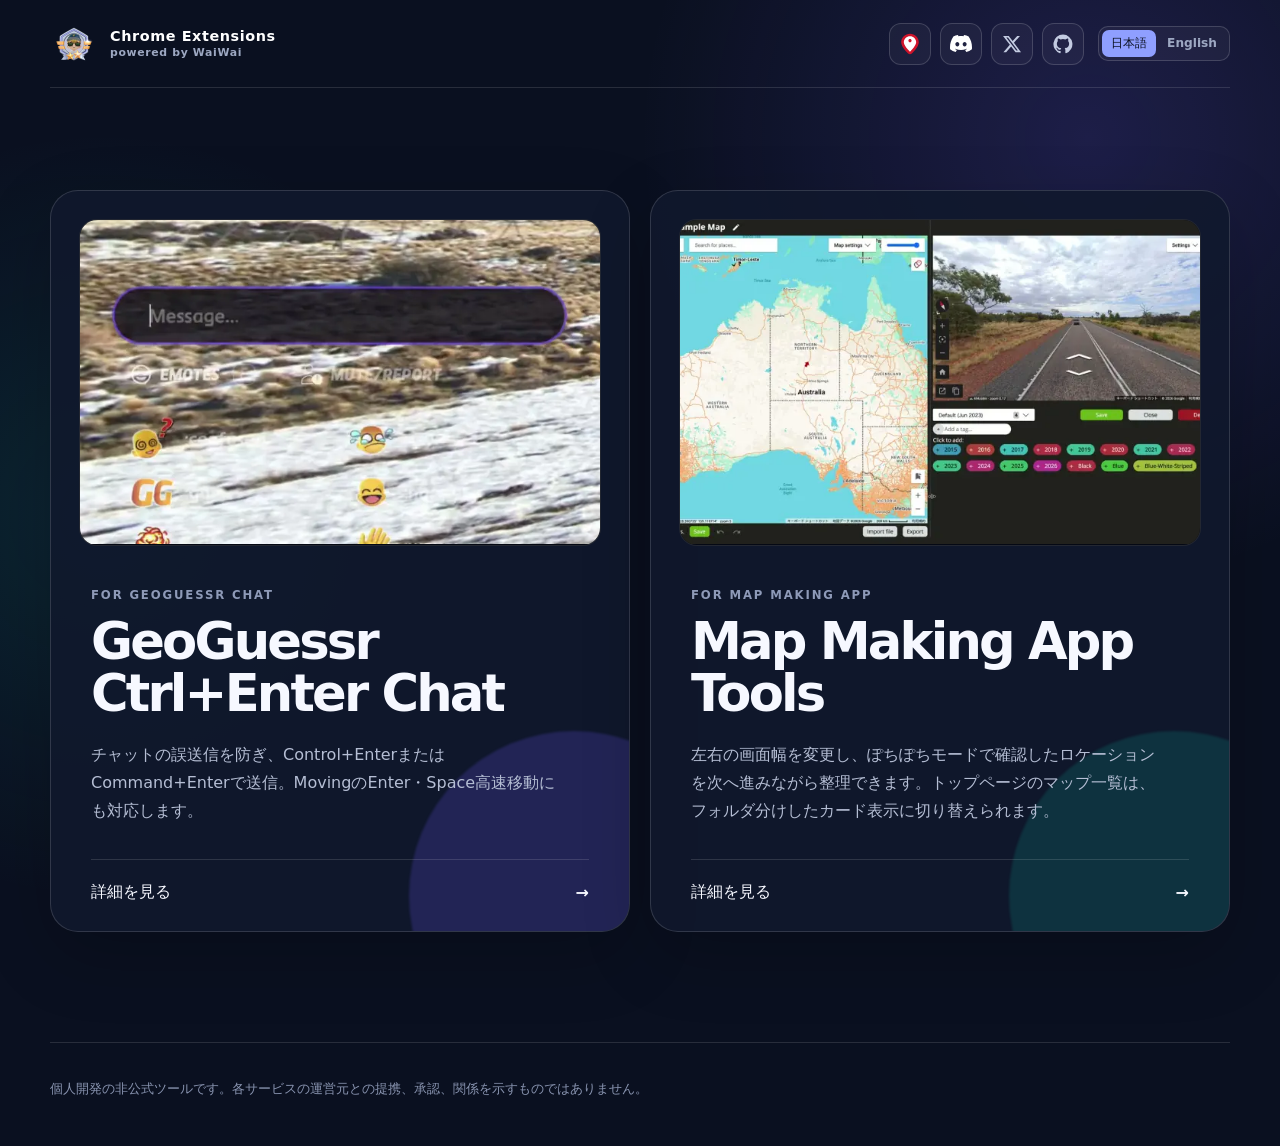
<file: index.html>
<!doctype html>
<html lang="ja">
  <head>
    <!-- Google Tag Manager -->
    <script>(function(w,d,s,l,i){w[l]=w[l]||[];w[l].push({'gtm.start':
    new Date().getTime(),event:'gtm.js'});var f=d.getElementsByTagName(s)[0],
    j=d.createElement(s),dl=l!='dataLayer'?'&l='+l:'';j.async=true;j.src=
    'https://www.googletagmanager.com/gtm.js?id='+i+dl;f.parentNode.insertBefore(j,f);
    })(window,document,'script','dataLayer','GTM-NR3K4XBC');</script>
    <!-- End Google Tag Manager -->
    <meta charset="UTF-8">
    <meta name="viewport" content="width=device-width, initial-scale=1">
    <meta name="google-site-verification" content="cW5iTMxhqX0iA4qkaGmjI2or_jbRSHRYNmD9PM8CvwY">
    <meta name="description" content="geo_waiwaiが公開している、ブラウザを少し使いやすくする非公式Chrome拡張機能の一覧です。">
    <meta name="theme-color" content="#0a1020">
    <title>Browser Extensions | geo_waiwai</title>
    <link rel="canonical" href="https://app.geoguessr-waiwai.workers.dev/">
    <link rel="alternate" hreflang="ja" href="https://app.geoguessr-waiwai.workers.dev/">
    <link rel="alternate" hreflang="en" href="https://app.geoguessr-waiwai.workers.dev/en/">
    <link rel="alternate" hreflang="x-default" href="https://app.geoguessr-waiwai.workers.dev/">
    <link rel="icon" type="image/png" sizes="32x32" href="/favicon.png">
    <link rel="preload" as="image" href="/assets/ctrl-enter-card-poster.webp" type="image/webp" fetchpriority="high">
    <link rel="stylesheet" href="/reset.css">
    <link rel="stylesheet" href="/styles.css">
  </head>
  <body>
    <!-- Google Tag Manager (noscript) -->
    <noscript><iframe src="https://www.googletagmanager.com/ns.html?id=GTM-NR3K4XBC"
    height="0" width="0" style="display:none;visibility:hidden"></iframe></noscript>
    <!-- End Google Tag Manager (noscript) -->
    <header class="site-header">
      <a class="brand" href="/">
        <span class="brand-icon" aria-hidden="true">
          <img class="brand-icon-avatar" src="/assets/user-icon-42.webp" width="21" height="21" alt="">
          <img class="brand-icon-frame" src="/assets/user-icon-48.webp" width="48" height="48" alt="">
        </span>
        <span class="brand-copy"><strong>Chrome Extensions</strong><small>powered by WaiWai</small></span>
      </a>
      <div class="header-actions">
        <nav class="account-links" aria-label="アカウント">
          <a class="account-link" href="https://www.geoguessr.com/user/621f7436f0bf520001066b61" target="_blank" rel="noopener noreferrer" aria-label="GeoGuessrプロフィール" title="GeoGuessr">
            <img src="/assets/geoguessr-emblem.svg" width="18" height="22" alt="">
          </a>
          <a class="account-link" href="https://discordapp.com/users/1530473272674877450" target="_blank" rel="noopener noreferrer" aria-label="Discordプロフィール" title="Discord">
            <img class="discord-icon" src="/assets/Discord-Symbol-White.svg" width="22" height="17" alt="">
          </a>
          <a class="account-link" href="https://x.com/geo_waiwai" target="_blank" rel="noopener noreferrer" aria-label="Xのプロフィール" title="X">
            <svg viewBox="0 0 24 24" aria-hidden="true"><path d="M18.244 2.25h3.308l-7.227 8.26 8.502 11.24h-6.657l-5.214-6.817L4.99 21.75H1.68l7.73-8.835L1.254 2.25H8.08l4.713 6.231 5.45-6.231Zm-1.161 17.52h1.833L7.084 4.126H5.117L17.083 19.77Z"></path></svg>
          </a>
          <a class="account-link" href="https://github.com/geoguessrwaiwai-lab" target="_blank" rel="noopener noreferrer" aria-label="GitHubアカウント" title="GitHub">
            <svg viewBox="0 0 24 24" aria-hidden="true"><path d="M12 .7a11.5 11.5 0 0 0-3.64 22.4c.58.1.79-.25.79-.56v-2.23c-3.23.7-3.91-1.37-3.91-1.37-.53-1.34-1.29-1.7-1.29-1.7-1.05-.72.08-.71.08-.71 1.17.08 1.78 1.2 1.78 1.2 1.04 1.78 2.72 1.27 3.39.97.1-.75.4-1.27.74-1.56-2.58-.29-5.29-1.29-5.29-5.69 0-1.26.45-2.29 1.19-3.1-.12-.29-.52-1.47.11-3.06 0 0 .97-.31 3.16 1.18a10.9 10.9 0 0 1 5.76 0c2.19-1.49 3.16-1.18 3.16-1.18.63 1.59.23 2.77.11 3.06.74.81 1.19 1.84 1.19 3.1 0 4.42-2.72 5.39-5.3 5.68.42.36.79 1.07.79 2.16v3.2c0 .31.21.67.8.56A11.5 11.5 0 0 0 12 .7Z"></path></svg>
          </a>
        </nav>
        <nav class="language-switcher" aria-label="言語選択"><a aria-current="page" href="/" lang="ja">日本語</a><a href="/en/" lang="en">English</a></nav>
      </div>
    </header>

    <main>
      <section class="extensions" aria-label="拡張機能一覧">
        <div class="extension-grid">
          <a class="extension-card ctrl-enter-card" href="/geoguessr-ctrl-enter/">
            <video class="card-demo" autoplay muted loop playsinline preload="metadata" poster="/assets/ctrl-enter-card-poster.webp" aria-label="GeoGuessr Ctrl+Enter Chatの動作デモ">
              <source src="/geoguessr-ctrl-enter/assets/after.mp4" type="video/mp4">
            </video>
            <div class="card-copy">
              <p class="product-context">For GeoGuessr chat</p>
              <h3>GeoGuessr<br>Ctrl+Enter Chat</h3>
              <p>チャットの誤送信を防ぎ、Control+EnterまたはCommand+Enterで送信。MovingのEnter・Space高速移動にも対応します。</p>
            </div>
            <span class="card-link">
              詳細を見る <span aria-hidden="true">→</span>
            </span>
          </a>

          <a class="extension-card map-tools-card" href="/map-making-app-tools/">
            <video class="card-demo" autoplay muted loop playsinline preload="metadata" poster="/assets/map-tools-card-poster.webp" aria-label="Map Making App Toolsの動作デモ">
              <source src="/map-making-app-tools/assets/resizable-editor-demo.mp4" type="video/mp4">
            </video>
            <div class="card-copy">
              <p class="product-context">For Map Making App</p>
              <h3>Map Making App<br>Tools</h3>
              <p>左右の画面幅を変更し、ぽちぽちモードで確認したロケーションを次へ進みながら整理できます。トップページのマップ一覧は、フォルダ分けしたカード表示に切り替えられます。</p>
            </div>
            <span class="card-link">
              詳細を見る <span aria-hidden="true">→</span>
            </span>
          </a>
        </div>
      </section>
    </main>

    <footer>
      <p>個人開発の非公式ツールです。各サービスの運営元との提携、承認、関係を示すものではありません。</p>
    </footer>
  </body>
</html>
</file>
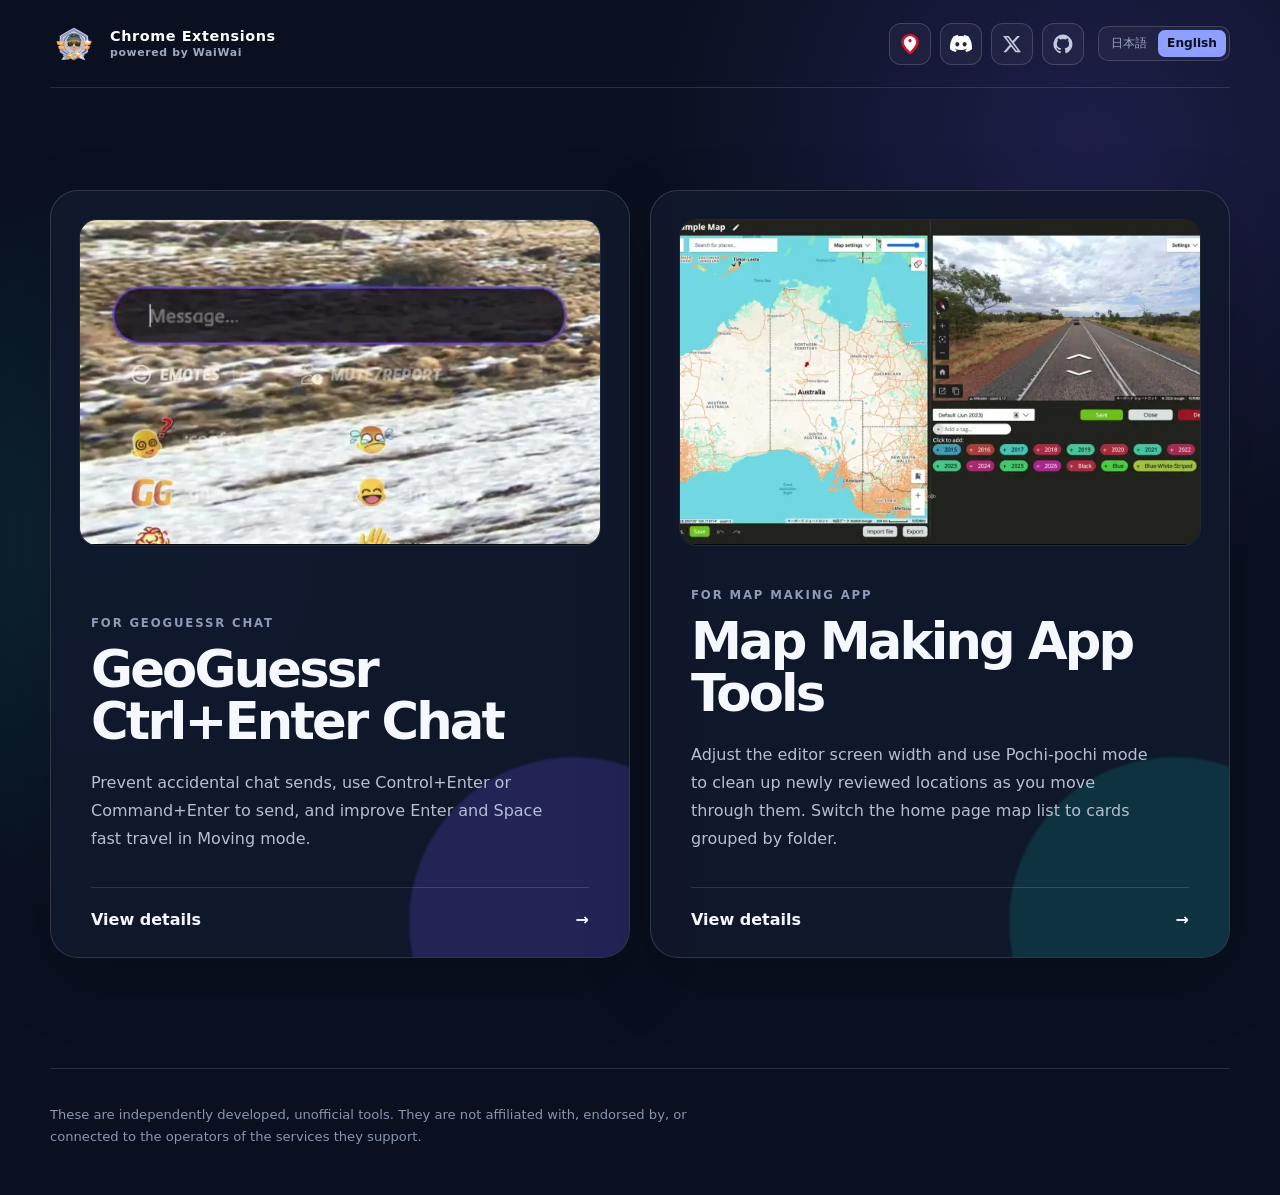
<file: en/index.html>
<!doctype html>
<html lang="en">
  <head>
    <!-- Google Tag Manager -->
    <script>(function(w,d,s,l,i){w[l]=w[l]||[];w[l].push({'gtm.start':
    new Date().getTime(),event:'gtm.js'});var f=d.getElementsByTagName(s)[0],
    j=d.createElement(s),dl=l!='dataLayer'?'&l='+l:'';j.async=true;j.src=
    'https://www.googletagmanager.com/gtm.js?id='+i+dl;f.parentNode.insertBefore(j,f);
    })(window,document,'script','dataLayer','GTM-NR3K4XBC');</script>
    <!-- End Google Tag Manager -->
    <meta charset="UTF-8">
    <meta name="viewport" content="width=device-width, initial-scale=1">
    <meta name="description" content="A collection of unofficial Chrome extensions by geo_waiwai that make browsing a little easier.">
    <meta name="theme-color" content="#0a1020">
    <title>Browser Extensions | geo_waiwai</title>
    <link rel="canonical" href="https://app.geoguessr-waiwai.workers.dev/en/">
    <link rel="alternate" hreflang="ja" href="https://app.geoguessr-waiwai.workers.dev/">
    <link rel="alternate" hreflang="en" href="https://app.geoguessr-waiwai.workers.dev/en/">
    <link rel="alternate" hreflang="x-default" href="https://app.geoguessr-waiwai.workers.dev/">
    <link rel="icon" type="image/png" sizes="32x32" href="/favicon.png">
    <link rel="preload" as="image" href="/assets/ctrl-enter-card-poster.webp" type="image/webp" fetchpriority="high">
    <link rel="stylesheet" href="/reset.css">
    <link rel="stylesheet" href="/styles.css">
  </head>
  <body>
    <!-- Google Tag Manager (noscript) -->
    <noscript><iframe src="https://www.googletagmanager.com/ns.html?id=GTM-NR3K4XBC"
    height="0" width="0" style="display:none;visibility:hidden"></iframe></noscript>
    <!-- End Google Tag Manager (noscript) -->
    <header class="site-header">
      <a class="brand" href="/en/">
        <span class="brand-icon" aria-hidden="true">
          <img class="brand-icon-avatar" src="/assets/user-icon-42.webp" width="21" height="21" alt="">
          <img class="brand-icon-frame" src="/assets/user-icon-48.webp" width="48" height="48" alt="">
        </span>
        <span class="brand-copy"><strong>Chrome Extensions</strong><small>powered by WaiWai</small></span>
      </a>
      <div class="header-actions">
        <nav class="account-links" aria-label="Accounts">
          <a class="account-link" href="https://www.geoguessr.com/user/621f7436f0bf520001066b61" target="_blank" rel="noopener noreferrer" aria-label="GeoGuessr profile" title="GeoGuessr">
            <img src="/assets/geoguessr-emblem.svg" width="18" height="22" alt="">
          </a>
          <a class="account-link" href="https://discordapp.com/users/1530473272674877450" target="_blank" rel="noopener noreferrer" aria-label="Discord profile" title="Discord">
            <img class="discord-icon" src="/assets/Discord-Symbol-White.svg" width="22" height="17" alt="">
          </a>
          <a class="account-link" href="https://x.com/geo_waiwai" target="_blank" rel="noopener noreferrer" aria-label="X profile" title="X">
            <svg viewBox="0 0 24 24" aria-hidden="true"><path d="M18.244 2.25h3.308l-7.227 8.26 8.502 11.24h-6.657l-5.214-6.817L4.99 21.75H1.68l7.73-8.835L1.254 2.25H8.08l4.713 6.231 5.45-6.231Zm-1.161 17.52h1.833L7.084 4.126H5.117L17.083 19.77Z"></path></svg>
          </a>
          <a class="account-link" href="https://github.com/geoguessrwaiwai-lab" target="_blank" rel="noopener noreferrer" aria-label="GitHub account" title="GitHub">
            <svg viewBox="0 0 24 24" aria-hidden="true"><path d="M12 .7a11.5 11.5 0 0 0-3.64 22.4c.58.1.79-.25.79-.56v-2.23c-3.23.7-3.91-1.37-3.91-1.37-.53-1.34-1.29-1.7-1.29-1.7-1.05-.72.08-.71.08-.71 1.17.08 1.78 1.2 1.78 1.2 1.04 1.78 2.72 1.27 3.39.97.1-.75.4-1.27.74-1.56-2.58-.29-5.29-1.29-5.29-5.69 0-1.26.45-2.29 1.19-3.1-.12-.29-.52-1.47.11-3.06 0 0 .97-.31 3.16 1.18a10.9 10.9 0 0 1 5.76 0c2.19-1.49 3.16-1.18 3.16-1.18.63 1.59.23 2.77.11 3.06.74.81 1.19 1.84 1.19 3.1 0 4.42-2.72 5.39-5.3 5.68.42.36.79 1.07.79 2.16v3.2c0 .31.21.67.8.56A11.5 11.5 0 0 0 12 .7Z"></path></svg>
          </a>
        </nav>
        <nav class="language-switcher" aria-label="Language selection"><a href="/" lang="ja">日本語</a><a aria-current="page" href="/en/" lang="en">English</a></nav>
      </div>
    </header>

    <main>
      <section class="extensions" aria-label="Extension list">
        <div class="extension-grid">
          <a class="extension-card ctrl-enter-card" href="/geoguessr-ctrl-enter/en/">
            <video class="card-demo" autoplay muted loop playsinline preload="metadata" poster="/assets/ctrl-enter-card-poster.webp" aria-label="GeoGuessr Ctrl+Enter Chat demo">
              <source src="/geoguessr-ctrl-enter/assets/after.mp4" type="video/mp4">
            </video>
            <div class="card-copy">
              <p class="product-context">For GeoGuessr chat</p>
              <h3>GeoGuessr<br>Ctrl+Enter Chat</h3>
              <p>Prevent accidental chat sends, use Control+Enter or Command+Enter to send, and improve Enter and Space fast travel in Moving mode.</p>
            </div>
            <span class="card-link">View details <span aria-hidden="true">→</span></span>
          </a>

          <a class="extension-card map-tools-card" href="/map-making-app-tools/en/">
            <video class="card-demo" autoplay muted loop playsinline preload="metadata" poster="/assets/map-tools-card-poster.webp" aria-label="Map Making App Tools demo">
              <source src="/map-making-app-tools/assets/resizable-editor-demo.mp4" type="video/mp4">
            </video>
            <div class="card-copy">
              <p class="product-context">For Map Making App</p>
              <h3>Map Making App<br>Tools</h3>
              <p>Adjust the editor screen width and use Pochi-pochi mode to clean up newly reviewed locations as you move through them. Switch the home page map list to cards grouped by folder.</p>
            </div>
            <span class="card-link">View details <span aria-hidden="true">→</span></span>
          </a>
        </div>
      </section>
    </main>

    <footer>
      <p>These are independently developed, unofficial tools. They are not affiliated with, endorsed by, or connected to the operators of the services they support.</p>
    </footer>
  </body>
</html>
</file>
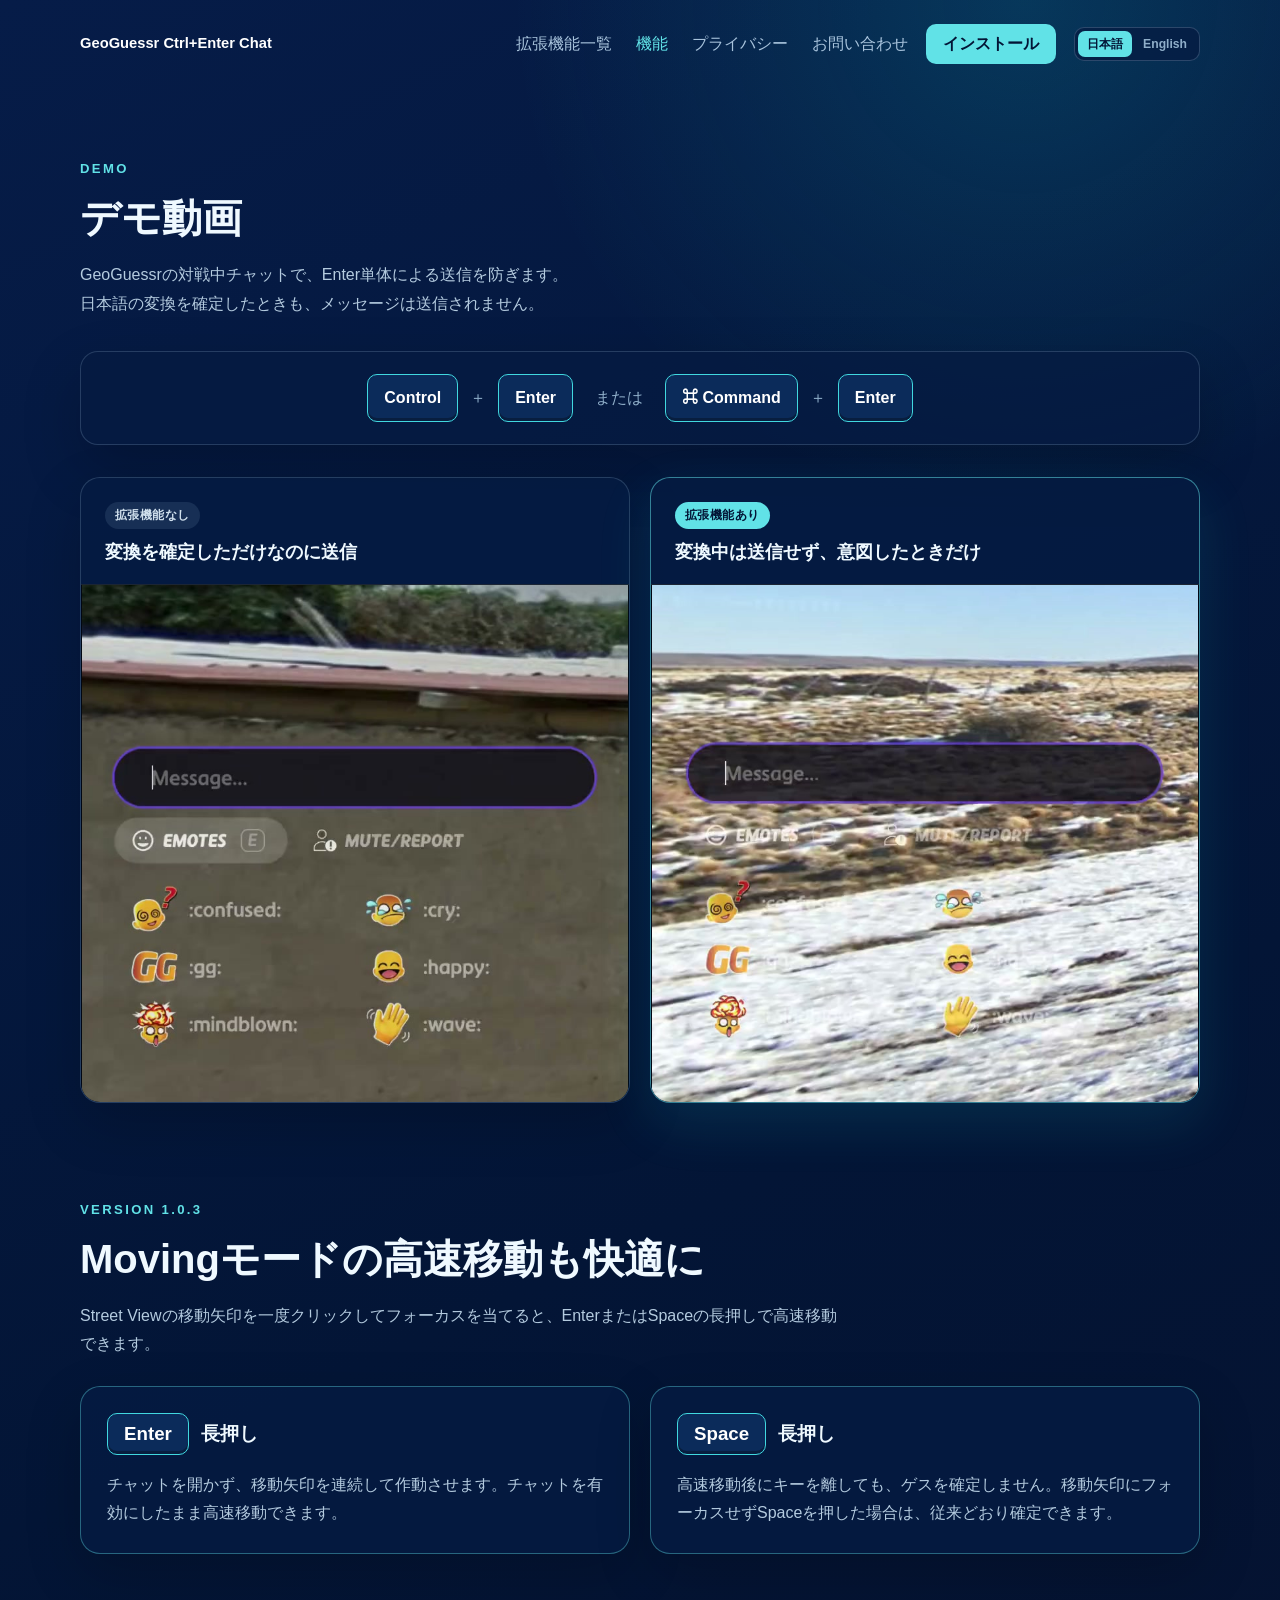
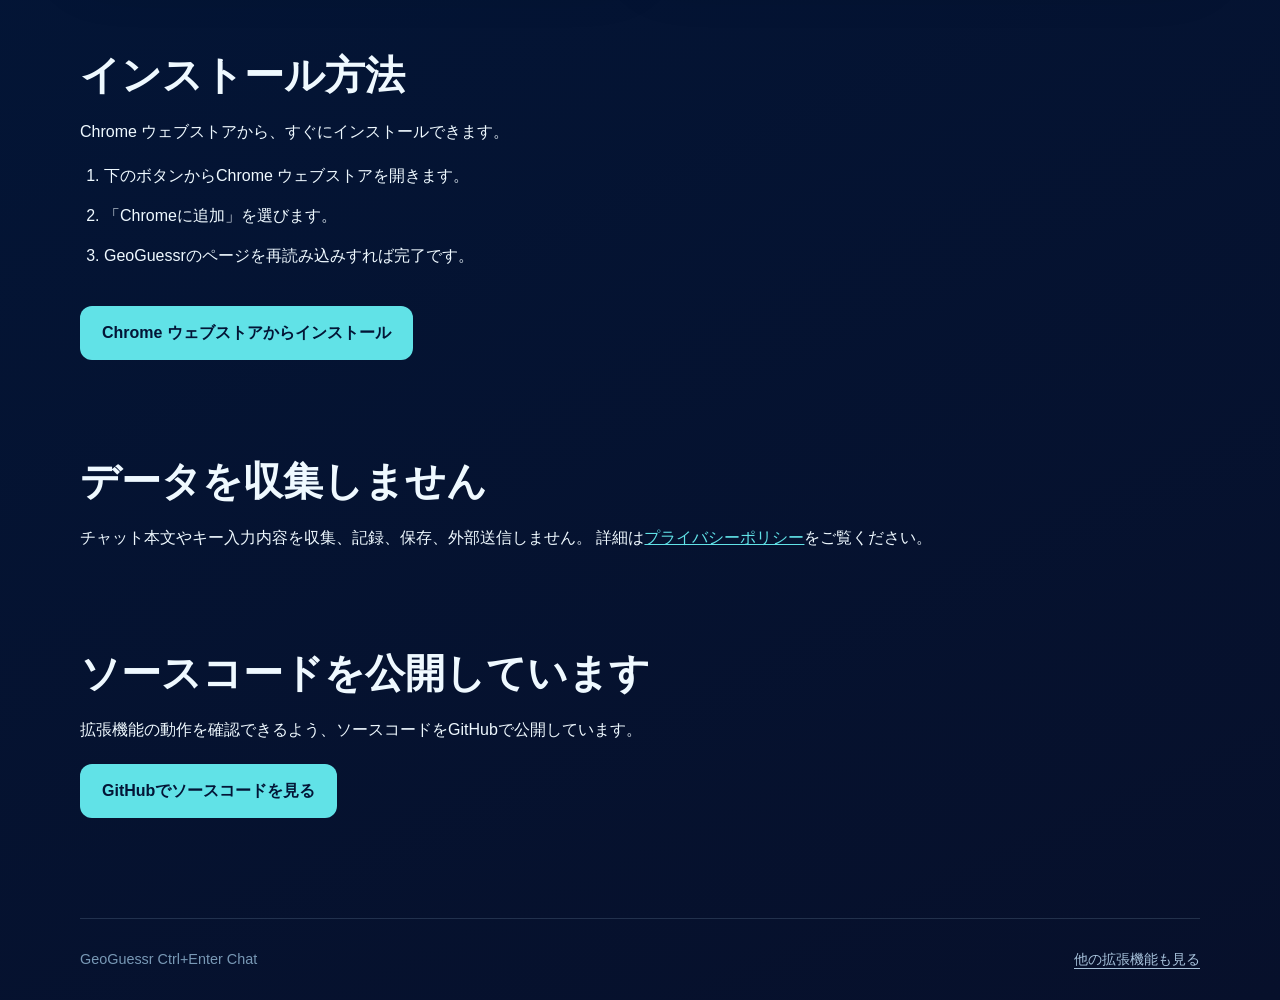
<file: geoguessr-ctrl-enter/index.html>
<!doctype html>
<html lang="ja">
  <head>
    <!-- Google Tag Manager -->
    <script>(function(w,d,s,l,i){w[l]=w[l]||[];w[l].push({'gtm.start':
    new Date().getTime(),event:'gtm.js'});var f=d.getElementsByTagName(s)[0],
    j=d.createElement(s),dl=l!='dataLayer'?'&l='+l:'';j.async=true;j.src=
    'https://www.googletagmanager.com/gtm.js?id='+i+dl;f.parentNode.insertBefore(j,f);
    })(window,document,'script','dataLayer','GTM-NR3K4XBC');</script>
    <!-- End Google Tag Manager -->
    <meta charset="UTF-8">
    <meta name="viewport" content="width=device-width, initial-scale=1">
    <meta name="description" content="GeoGuessrの対戦中チャットの誤送信を防ぎ、MovingモードのEnter・Space高速移動を使いやすくするChrome拡張機能です。">
    <title>GeoGuessr Ctrl+Enter Chat</title>
    <link rel="canonical" href="https://app.geoguessr-waiwai.workers.dev/geoguessr-ctrl-enter/">
    <link rel="alternate" hreflang="ja" href="https://app.geoguessr-waiwai.workers.dev/geoguessr-ctrl-enter/">
    <link rel="alternate" hreflang="en" href="https://app.geoguessr-waiwai.workers.dev/geoguessr-ctrl-enter/en/">
    <link rel="alternate" hreflang="x-default" href="https://app.geoguessr-waiwai.workers.dev/geoguessr-ctrl-enter/">
    <link rel="icon" type="image/png" sizes="32x32" href="/geoguessr-ctrl-enter/favicon.png">
    <link rel="stylesheet" href="/reset.css">
    <link rel="stylesheet" href="/geoguessr-ctrl-enter/styles.css">
    <script src="/geoguessr-ctrl-enter/comparison.js" defer></script>
  </head>
  <body>
    <!-- Google Tag Manager (noscript) -->
    <noscript><iframe src="https://www.googletagmanager.com/ns.html?id=GTM-NR3K4XBC"
    height="0" width="0" style="display:none;visibility:hidden"></iframe></noscript>
    <!-- End Google Tag Manager (noscript) -->
    <header class="site-header">
      <a class="brand" href="/geoguessr-ctrl-enter/">GeoGuessr Ctrl+Enter Chat</a>
      <div class="header-actions">
        <nav aria-label="メインナビゲーション">
          <a href="/">拡張機能一覧</a>
          <a aria-current="page" href="/geoguessr-ctrl-enter/">機能</a>
          <a href="/geoguessr-ctrl-enter/privacy/">プライバシー</a>
          <a href="/geoguessr-ctrl-enter/contact/">お問い合わせ</a>
        </nav>
        <a class="header-install-button" href="https://chromewebstore.google.com/detail/lkemfhnkoiicmidagaajpcodidmjnbpm?utm_source=item-share-cb" target="_blank" rel="noopener noreferrer">インストール</a>
        <nav class="language-switcher" aria-label="言語選択"><a aria-current="page" href="/geoguessr-ctrl-enter/" lang="ja">日本語</a><a href="/geoguessr-ctrl-enter/en/" lang="en">English</a></nav>
      </div>
    </header>

    <main>
      <section class="demo-section" aria-labelledby="demo-title">
        <div class="section-heading">
          <div>
            <p class="eyebrow">DEMO</p>
            <h2 id="demo-title">デモ動画</h2>
            <p class="demo-intro">GeoGuessrの対戦中チャットで、Enter単体による送信を防ぎます。<br>日本語の変換を確定したときも、メッセージは送信されません。</p>
          </div>
        </div>
        <div class="shortcuts" aria-label="送信ショートカット">
          <span class="key">Control</span><span>＋</span><span class="key">Enter</span>
          <span class="or">または</span>
          <span class="key">⌘ Command</span><span>＋</span><span class="key">Enter</span>
        </div>
        <div class="comparison-grid">
          <article class="comparison-card comparison-card-before">
            <div class="comparison-heading">
              <span class="comparison-badge">拡張機能なし</span>
              <h3>変換を確定しただけなのに送信</h3>
            </div>
            <video autoplay muted playsinline preload="metadata" poster="/geoguessr-ctrl-enter/assets/before-poster.jpg" data-comparison-video aria-label="拡張機能がない場合、変換確定時にチャットが誤送信される様子">
              <source src="/geoguessr-ctrl-enter/assets/before.mp4" type="video/mp4">
              お使いのブラウザは動画の再生に対応していません。
            </video>
          </article>
          <article class="comparison-card comparison-card-after">
            <div class="comparison-heading">
              <span class="comparison-badge">拡張機能あり</span>
              <h3>変換中は送信せず、意図したときだけ</h3>
            </div>
            <video autoplay muted playsinline preload="metadata" poster="/geoguessr-ctrl-enter/assets/after-poster.jpg" data-comparison-video aria-label="拡張機能がある場合、日本語の変換中には送信されない様子">
              <source src="/geoguessr-ctrl-enter/assets/after.mp4" type="video/mp4">
              お使いのブラウザは動画の再生に対応していません。
            </video>
          </article>
        </div>
      </section>

      <section class="fast-move" aria-labelledby="fast-move-title">
        <p class="eyebrow">VERSION 1.0.3</p>
        <h2 id="fast-move-title">Movingモードの高速移動も快適に</h2>
        <p class="fast-move-intro">Street Viewの移動矢印を一度クリックしてフォーカスを当てると、EnterまたはSpaceの長押しで高速移動できます。</p>
        <div class="fast-move-grid">
          <article class="fast-move-card">
            <h3><span class="key">Enter</span> 長押し</h3>
            <p>チャットを開かず、移動矢印を連続して作動させます。チャットを有効にしたまま高速移動できます。</p>
          </article>
          <article class="fast-move-card">
            <h3><span class="key">Space</span> 長押し</h3>
            <p>高速移動後にキーを離しても、ゲスを確定しません。移動矢印にフォーカスせずSpaceを押した場合は、従来どおり確定できます。</p>
          </article>
        </div>
      </section>

      <section class="usage" id="install">
        <h2>インストール方法</h2>
        <p>Chrome ウェブストアから、すぐにインストールできます。</p>
        <ol>
          <li>下のボタンからChrome ウェブストアを開きます。</li>
          <li>「Chromeに追加」を選びます。</li>
          <li>GeoGuessrのページを再読み込みすれば完了です。</li>
        </ol>
        <a class="button" href="https://chromewebstore.google.com/detail/lkemfhnkoiicmidagaajpcodidmjnbpm?utm_source=item-share-cb" target="_blank" rel="noopener noreferrer">Chrome ウェブストアからインストール</a>
      </section>

      <section>
        <h2>データを収集しません</h2>
        <p>
          チャット本文やキー入力内容を収集、記録、保存、外部送信しません。
          詳細は<a href="/geoguessr-ctrl-enter/privacy/">プライバシーポリシー</a>をご覧ください。
        </p>
      </section>

      <section>
        <h2>ソースコードを公開しています</h2>
        <p>拡張機能の動作を確認できるよう、ソースコードをGitHubで公開しています。</p>
        <a class="button" href="https://github.com/geoguessrwaiwai-lab/geoguessr-ctrl-enter" target="_blank" rel="noopener noreferrer">GitHubでソースコードを見る</a>
      </section>
    </main>

    <footer>
      <span>GeoGuessr Ctrl+Enter Chat</span>
      <a href="/">他の拡張機能も見る</a>
    </footer>
  </body>
</html>
</file>
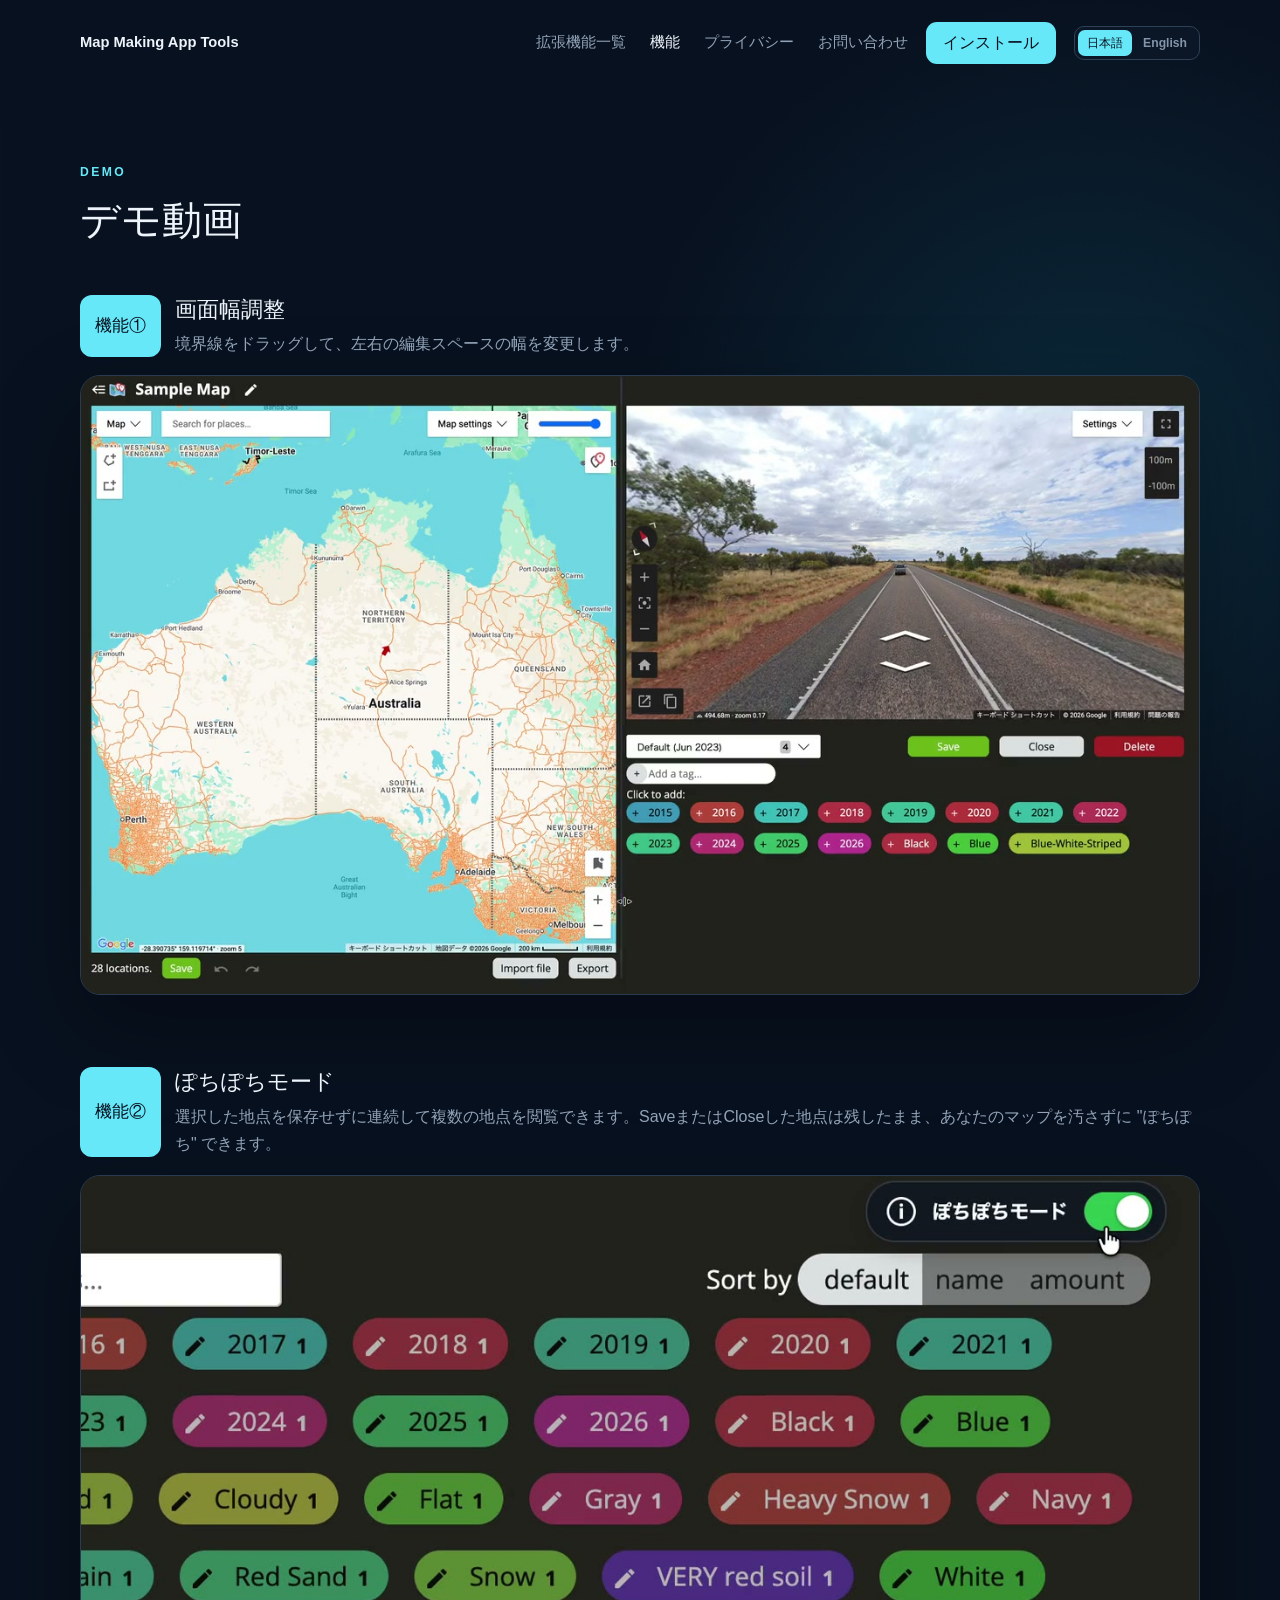
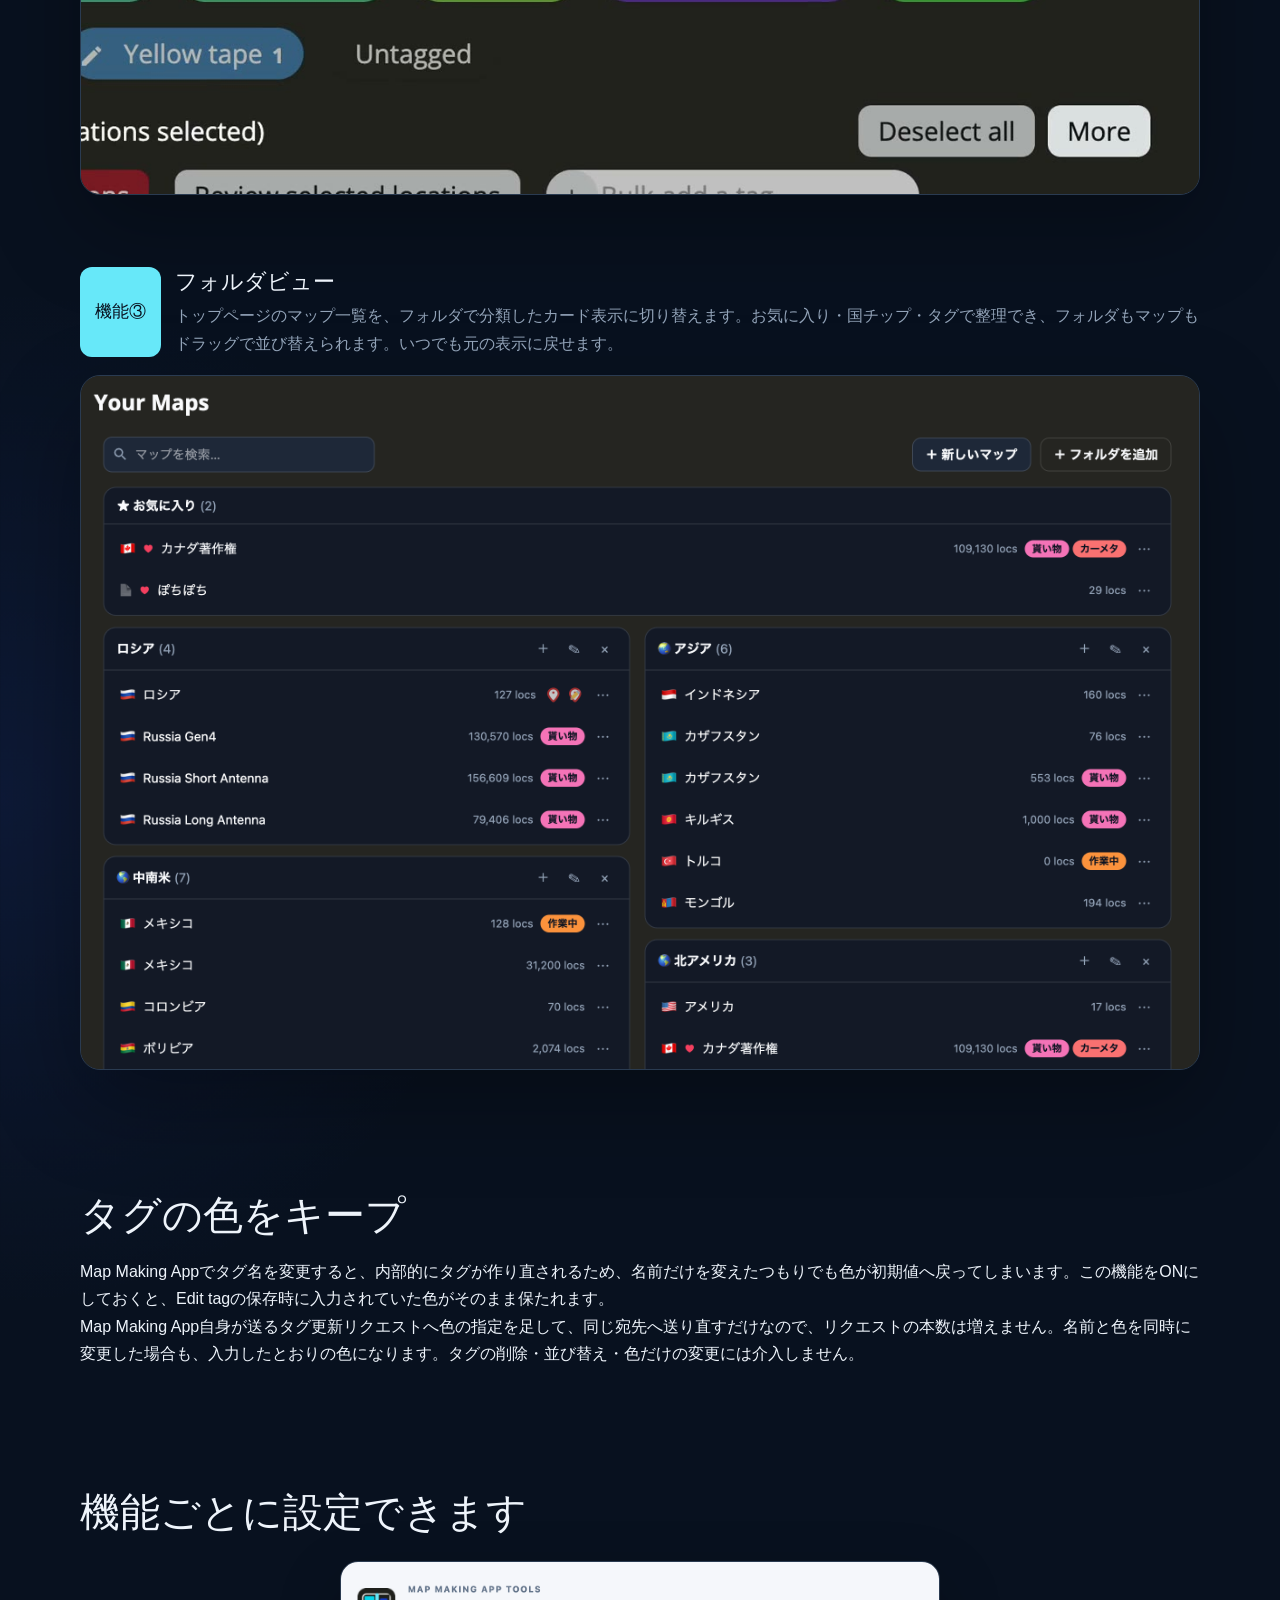
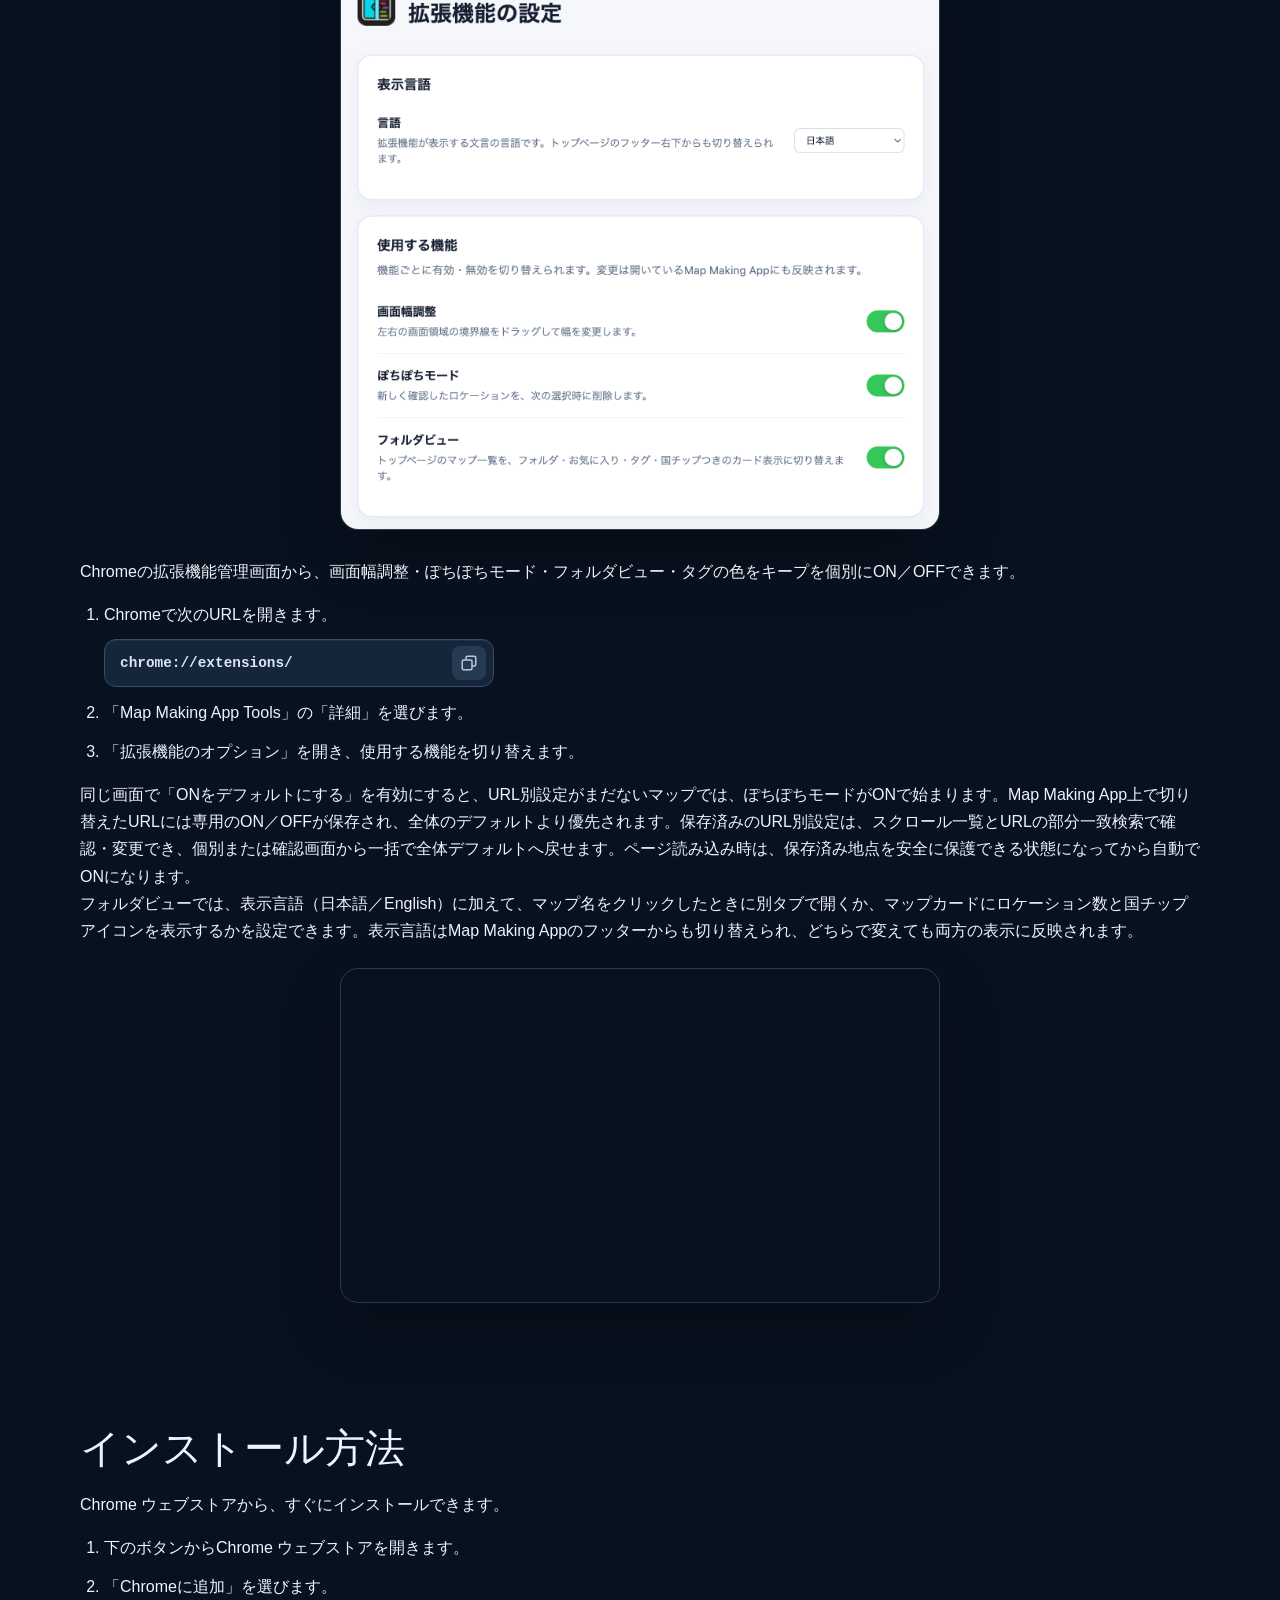
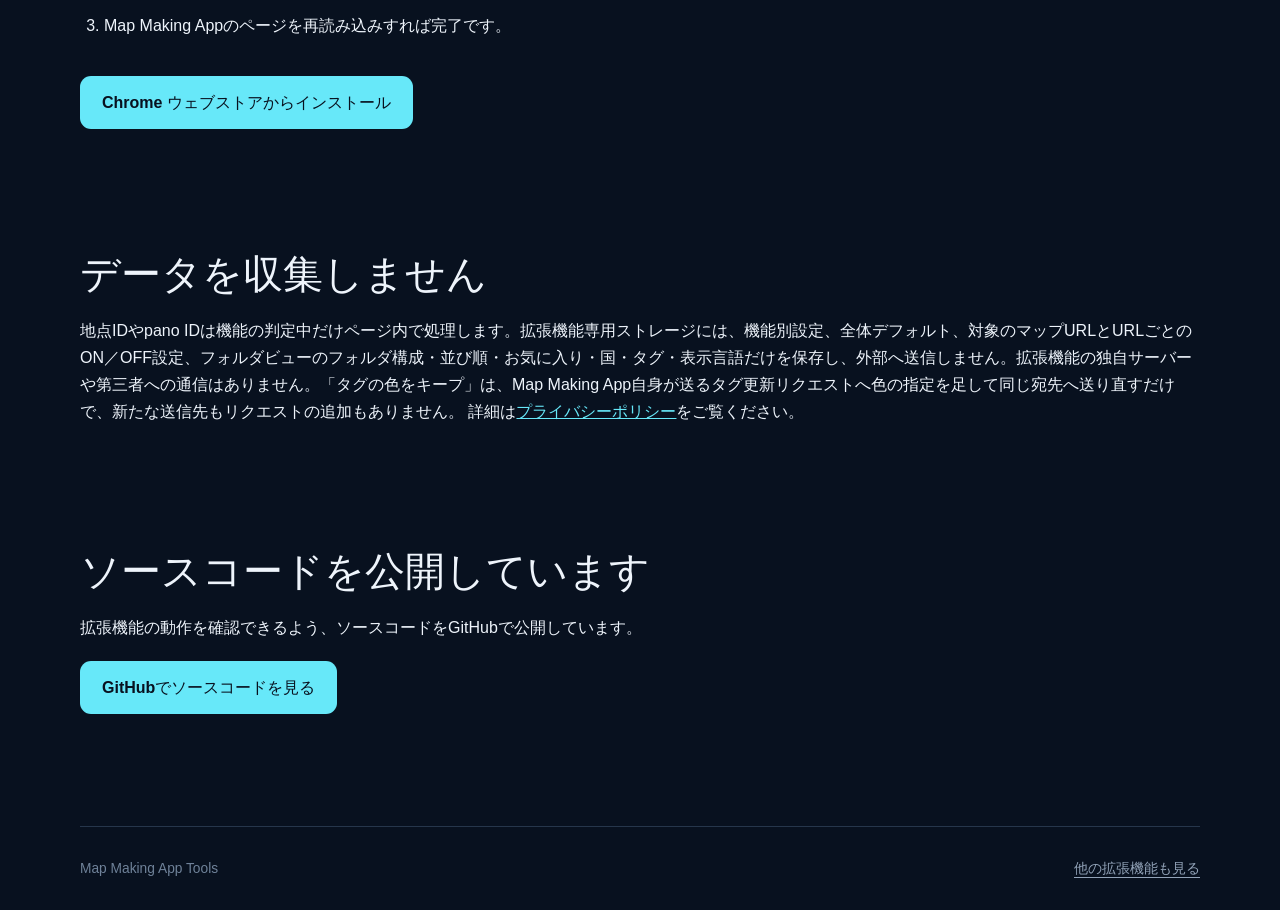
<file: map-making-app-tools/index.html>
<!doctype html>
<html lang="ja">
  <head>
    <!-- Google Tag Manager -->
    <script>(function(w,d,s,l,i){w[l]=w[l]||[];w[l].push({'gtm.start':
    new Date().getTime(),event:'gtm.js'});var f=d.getElementsByTagName(s)[0],
    j=d.createElement(s),dl=l!='dataLayer'?'&l='+l:'';j.async=true;j.src=
    'https://www.googletagmanager.com/gtm.js?id='+i+dl;f.parentNode.insertBefore(j,f);
    })(window,document,'script','dataLayer','GTM-NR3K4XBC');</script>
    <!-- End Google Tag Manager -->
    <meta charset="UTF-8">
    <meta name="viewport" content="width=device-width, initial-scale=1">
    <meta name="google-site-verification" content="cW5iTMxhqX0iA4qkaGmjI2or_jbRSHRYNmD9PM8CvwY">
    <meta name="description" content="Map Making Appの画面幅調整、ロケーションの連続確認、マップ一覧のフォルダ整理、タグの色の維持を支援するChrome拡張機能です。">
    <meta name="theme-color" content="#08111f">
    <title>Map Making App Tools</title>
    <link rel="canonical" href="https://app.geoguessr-waiwai.workers.dev/map-making-app-tools/">
    <link rel="alternate" hreflang="ja" href="https://app.geoguessr-waiwai.workers.dev/map-making-app-tools/">
    <link rel="alternate" hreflang="en" href="https://app.geoguessr-waiwai.workers.dev/map-making-app-tools/en/">
    <link rel="alternate" hreflang="x-default" href="https://app.geoguessr-waiwai.workers.dev/map-making-app-tools/">
    <link rel="icon" type="image/png" sizes="32x32" href="/map-making-app-tools/favicon.png">
    <link rel="stylesheet" href="/reset.css">
    <link rel="stylesheet" href="/map-making-app-tools/styles.css">
  </head>
  <body>
    <!-- Google Tag Manager (noscript) -->
    <noscript><iframe src="https://www.googletagmanager.com/ns.html?id=GTM-NR3K4XBC"
    height="0" width="0" style="display:none;visibility:hidden"></iframe></noscript>
    <!-- End Google Tag Manager (noscript) -->
    <header class="site-header">
      <a class="brand" href="/map-making-app-tools/">
        <span>Map Making App Tools</span>
      </a>
      <div class="header-actions">
        <nav aria-label="メインナビゲーション">
          <a href="/">拡張機能一覧</a>
          <a aria-current="page" href="/map-making-app-tools/">機能</a>
          <a href="/map-making-app-tools/privacy/">プライバシー</a>
          <a href="/map-making-app-tools/contact/">お問い合わせ</a>
        </nav>
        <a class="header-install-button" href="https://chromewebstore.google.com/detail/flhepjgbbcielemfkkkfimcfhgfomofj?utm_source=item-share-cb" target="_blank" rel="noopener noreferrer">インストール</a>
        <nav class="language-switcher" aria-label="言語選択">
          <a aria-current="page" href="/map-making-app-tools/" lang="ja">日本語</a>
          <a href="/map-making-app-tools/en/" lang="en">English</a>
        </nav>
      </div>
    </header>

    <main>
      <section class="demo-section" aria-labelledby="demo-title">
        <div class="section-heading">
          <div>
            <p class="eyebrow">DEMO</p>
            <h2 id="demo-title">デモ動画</h2>
          </div>
        </div>

        <div class="demo-feature-list">
          <article class="demo-feature">
            <div class="demo-feature-heading"><span>機能①</span><h3>画面幅調整</h3><p>境界線をドラッグして、左右の編集スペースの幅を変更します。</p></div>
            <div class="demo-video-frame">
              <video autoplay muted loop playsinline preload="metadata" poster="/map-making-app-tools/assets/resizable-editor-demo-poster.jpg" aria-label="Map Making Appで左右の画面領域の境界線をドラッグしているデモ動画">
                <source src="/map-making-app-tools/assets/resizable-editor-demo.mp4" type="video/mp4">
                お使いのブラウザは動画の再生に対応していません。
              </video>
            </div>
          </article>
          <article class="demo-feature">
            <div class="demo-feature-heading"><span>機能②</span><h3>ぽちぽちモード</h3><p>選択した地点を保存せずに連続して複数の地点を閲覧できます。SaveまたはCloseした地点は残したまま、あなたのマップを汚さずに "ぽちぽち" できます。</p></div>
            <div class="demo-video-frame">
              <video autoplay muted loop playsinline preload="metadata" poster="/map-making-app-tools/assets/pochipochi-mode-demo-poster.jpg" aria-label="ぽちぽちモードをONにして、地点を連続して確認するデモ動画">
                <source src="/map-making-app-tools/assets/pochipochi-mode-demo.mp4" type="video/mp4">
                お使いのブラウザは動画の再生に対応していません。
              </video>
            </div>
          </article>
          <article class="demo-feature">
            <div class="demo-feature-heading"><span>機能③</span><h3>フォルダビュー</h3><p>トップページのマップ一覧を、フォルダで分類したカード表示に切り替えます。お気に入り・国チップ・タグで整理でき、フォルダもマップもドラッグで並び替えられます。いつでも元の表示に戻せます。</p></div>
            <div class="demo-image-frame">
              <img src="/map-making-app-tools/assets/folder-view.png" width="2470" height="1532" loading="lazy" decoding="async" alt="Map Making Appのトップページのマップ一覧を、フォルダごとにカードでまとめて表示したフォルダビューの画面">
            </div>
          </article>
        </div>
      </section>

      <section class="usage" aria-labelledby="tag-color-title">
        <h2 id="tag-color-title">タグの色をキープ</h2>
        <p>Map Making Appでタグ名を変更すると、内部的にタグが作り直されるため、名前だけを変えたつもりでも色が初期値へ戻ってしまいます。この機能をONにしておくと、Edit tagの保存時に入力されていた色がそのまま保たれます。</p>
        <p>Map Making App自身が送るタグ更新リクエストへ色の指定を足して、同じ宛先へ送り直すだけなので、リクエストの本数は増えません。名前と色を同時に変更した場合も、入力したとおりの色になります。タグの削除・並び替え・色だけの変更には介入しません。</p>
      </section>

      <section class="usage" aria-labelledby="settings-title">
        <h2 id="settings-title">機能ごとに設定できます</h2>
        <figure class="settings-preview">
          <img src="/map-making-app-tools/assets/settings.png" width="1520" height="1442" loading="lazy" decoding="async" alt="Map Making App Toolsの拡張機能設定画面">
        </figure>
        <p>Chromeの拡張機能管理画面から、画面幅調整・ぽちぽちモード・フォルダビュー・タグの色をキープを個別にON／OFFできます。</p>
        <ol>
          <li>
            Chromeで次のURLを開きます。
            <span class="chrome-url-copy">
              <code>chrome://extensions/</code>
              <button type="button" data-copy-chrome-url data-copy-label="URLをコピー" data-copied-label="コピーしました" data-copy-error-label="コピーできませんでした" aria-label="chrome://extensions/ をコピー">
                <svg viewBox="0 0 24 24" width="18" height="18" aria-hidden="true"><path d="M8 7V5a2 2 0 0 1 2-2h9a2 2 0 0 1 2 2v9a2 2 0 0 1-2 2h-2M5 8h9a2 2 0 0 1 2 2v9a2 2 0 0 1-2 2H5a2 2 0 0 1-2-2v-9a2 2 0 0 1 2-2Z" fill="none" stroke="currentColor" stroke-width="2" stroke-linecap="round" stroke-linejoin="round"/></svg>
              </button>
              <span class="copy-feedback" aria-live="polite"></span>
            </span>
          </li>
          <li>「Map Making App Tools」の「詳細」を選びます。</li>
          <li>「拡張機能のオプション」を開き、使用する機能を切り替えます。</li>
        </ol>
        <p>同じ画面で「ONをデフォルトにする」を有効にすると、URL別設定がまだないマップでは、ぽちぽちモードがONで始まります。Map Making App上で切り替えたURLには専用のON／OFFが保存され、全体のデフォルトより優先されます。保存済みのURL別設定は、スクロール一覧とURLの部分一致検索で確認・変更でき、個別または確認画面から一括で全体デフォルトへ戻せます。ページ読み込み時は、保存済み地点を安全に保護できる状態になってから自動でONになります。</p>
        <p>フォルダビューでは、表示言語（日本語／English）に加えて、マップ名をクリックしたときに別タブで開くか、マップカードにロケーション数と国チップアイコンを表示するかを設定できます。表示言語はMap Making Appのフッターからも切り替えられ、どちらで変えても両方の表示に反映されます。</p>
        <figure class="settings-preview">
          <img src="/map-making-app-tools/assets/settings-folder-view.png" width="1506" height="838" loading="lazy" decoding="async" alt="フォルダビューの動作を設定する画面。マップを別タブで開く、ロケーション数を表示、国チップアイコンを表示の各項目">
        </figure>
      </section>

      <section class="usage" id="install">
        <h2>インストール方法</h2>
        <p>Chrome ウェブストアから、すぐにインストールできます。</p>
        <ol>
          <li>下のボタンからChrome ウェブストアを開きます。</li>
          <li>「Chromeに追加」を選びます。</li>
          <li>Map Making Appのページを再読み込みすれば完了です。</li>
        </ol>
        <a class="button" href="https://chromewebstore.google.com/detail/flhepjgbbcielemfkkkfimcfhgfomofj?utm_source=item-share-cb" target="_blank" rel="noopener noreferrer">Chrome ウェブストアからインストール</a>
      </section>

      <section>
        <h2>データを収集しません</h2>
        <p>
          地点IDやpano IDは機能の判定中だけページ内で処理します。拡張機能専用ストレージには、機能別設定、全体デフォルト、対象のマップURLとURLごとのON／OFF設定、フォルダビューのフォルダ構成・並び順・お気に入り・国・タグ・表示言語だけを保存し、外部へ送信しません。拡張機能の独自サーバーや第三者への通信はありません。「タグの色をキープ」は、Map Making App自身が送るタグ更新リクエストへ色の指定を足して同じ宛先へ送り直すだけで、新たな送信先もリクエストの追加もありません。
          詳細は<a href="/map-making-app-tools/privacy/">プライバシーポリシー</a>をご覧ください。
        </p>
      </section>

      <section>
        <h2>ソースコードを公開しています</h2>
        <p>拡張機能の動作を確認できるよう、ソースコードをGitHubで公開しています。</p>
        <a class="button" href="https://github.com/geoguessrwaiwai-lab/map-making-app-tools" target="_blank" rel="noopener noreferrer">GitHubでソースコードを見る</a>
      </section>
    </main>

    <footer>
      <span>Map Making App Tools</span>
      <a href="/">他の拡張機能も見る</a>
    </footer>
    <script src="/map-making-app-tools/copy.js"></script>
  </body>
</html>
</file>
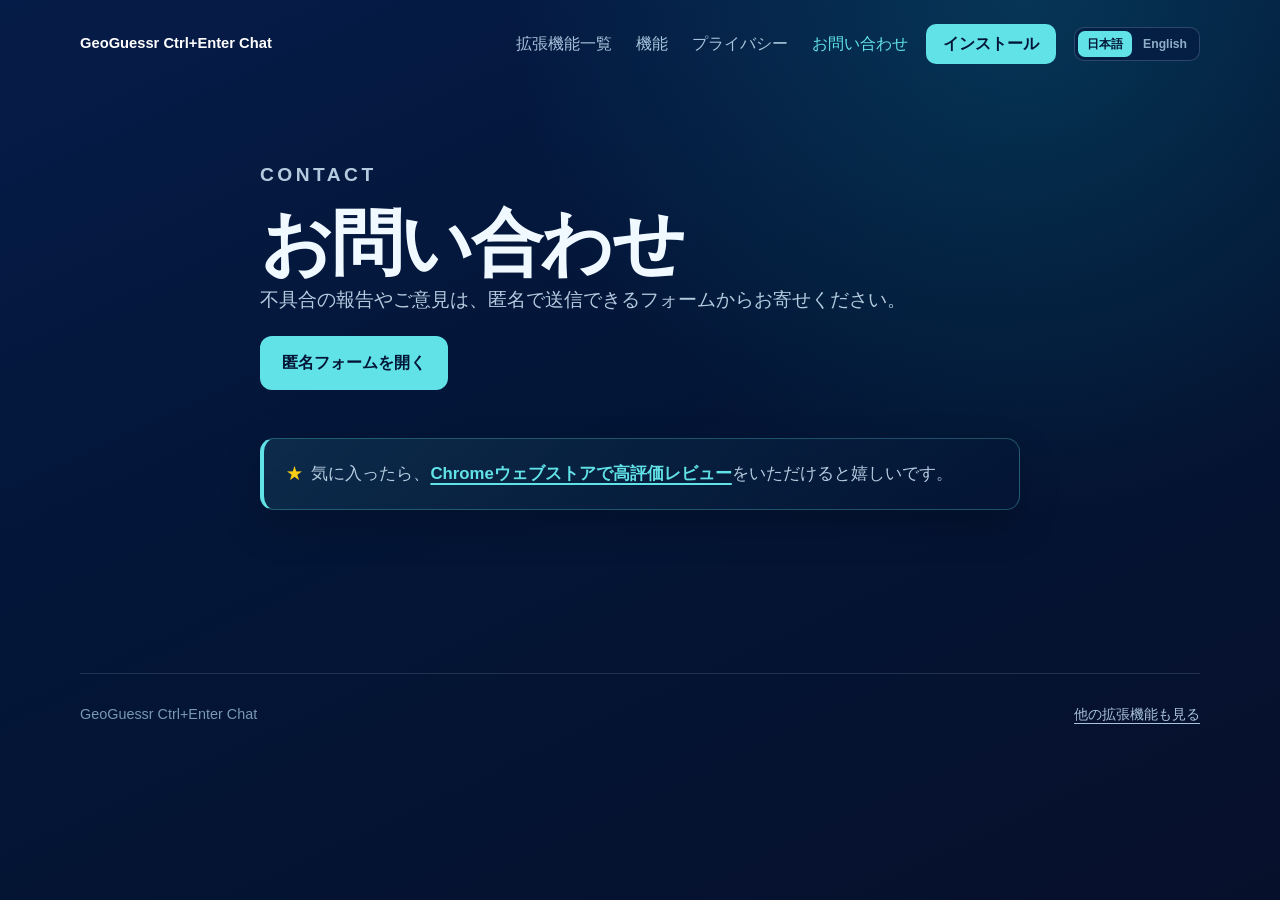
<file: geoguessr-ctrl-enter/contact/index.html>
<!doctype html>
<html lang="ja">
  <head>
    <!-- Google Tag Manager -->
    <script>(function(w,d,s,l,i){w[l]=w[l]||[];w[l].push({'gtm.start':
    new Date().getTime(),event:'gtm.js'});var f=d.getElementsByTagName(s)[0],
    j=d.createElement(s),dl=l!='dataLayer'?'&l='+l:'';j.async=true;j.src=
    'https://www.googletagmanager.com/gtm.js?id='+i+dl;f.parentNode.insertBefore(j,f);
    })(window,document,'script','dataLayer','GTM-NR3K4XBC');</script>
    <!-- End Google Tag Manager -->
    <meta charset="UTF-8">
    <meta name="viewport" content="width=device-width, initial-scale=1">
    <meta name="description" content="GeoGuessr Ctrl+Enter Chatのお問い合わせ先">
    <title>お問い合わせ | GeoGuessr Ctrl+Enter Chat</title>
    <link rel="canonical" href="https://app.geoguessr-waiwai.workers.dev/geoguessr-ctrl-enter/contact/">
    <link rel="alternate" hreflang="ja" href="https://app.geoguessr-waiwai.workers.dev/geoguessr-ctrl-enter/contact/">
    <link rel="alternate" hreflang="en" href="https://app.geoguessr-waiwai.workers.dev/geoguessr-ctrl-enter/en/contact/">
    <link rel="alternate" hreflang="x-default" href="https://app.geoguessr-waiwai.workers.dev/geoguessr-ctrl-enter/contact/">
    <link rel="icon" type="image/png" sizes="32x32" href="/geoguessr-ctrl-enter/favicon.png">
    <link rel="stylesheet" href="/reset.css">
    <link rel="stylesheet" href="/geoguessr-ctrl-enter/styles.css">
  </head>
  <body>
    <!-- Google Tag Manager (noscript) -->
    <noscript><iframe src="https://www.googletagmanager.com/ns.html?id=GTM-NR3K4XBC"
    height="0" width="0" style="display:none;visibility:hidden"></iframe></noscript>
    <!-- End Google Tag Manager (noscript) -->
    <header class="site-header">
      <a class="brand" href="/geoguessr-ctrl-enter/">GeoGuessr Ctrl+Enter Chat</a>
      <div class="header-actions">
        <nav aria-label="メインナビゲーション">
          <a href="/">拡張機能一覧</a>
          <a href="/geoguessr-ctrl-enter/">機能</a>
          <a href="/geoguessr-ctrl-enter/privacy/">プライバシー</a>
          <a aria-current="page" href="/geoguessr-ctrl-enter/contact/">お問い合わせ</a>
        </nav>
        <a class="header-install-button" href="https://chromewebstore.google.com/detail/lkemfhnkoiicmidagaajpcodidmjnbpm?utm_source=item-share-cb" target="_blank" rel="noopener noreferrer">インストール</a>
        <nav class="language-switcher" aria-label="言語選択"><a aria-current="page" href="/geoguessr-ctrl-enter/contact/" lang="ja">日本語</a><a href="/geoguessr-ctrl-enter/en/contact/" lang="en">English</a></nav>
      </div>
    </header>

    <main class="contact">
      <p class="eyebrow">CONTACT</p>
      <h1>お問い合わせ</h1>
      <p>不具合の報告やご意見は、匿名で送信できるフォームからお寄せください。</p>
      <a class="button" href="https://docs.google.com/forms/d/e/1FAIpQLSelw4Dp4WElQCjpADZJcbeyBis89df2GgzKNkK-dE1WO5WeSQ/viewform?usp=publish-editor" target="_blank" rel="noopener noreferrer">匿名フォームを開く</a>
      <p class="review-callout">気に入ったら、<a class="contact-link" href="https://chromewebstore.google.com/detail/lkemfhnkoiicmidagaajpcodidmjnbpm?utm_source=item-share-cb" target="_blank" rel="noopener noreferrer">Chromeウェブストアで高評価レビュー</a>をいただけると嬉しいです。</p>
    </main>

    <footer>
      <span>GeoGuessr Ctrl+Enter Chat</span>
      <a href="/">他の拡張機能も見る</a>
    </footer>
  </body>
</html>
</file>
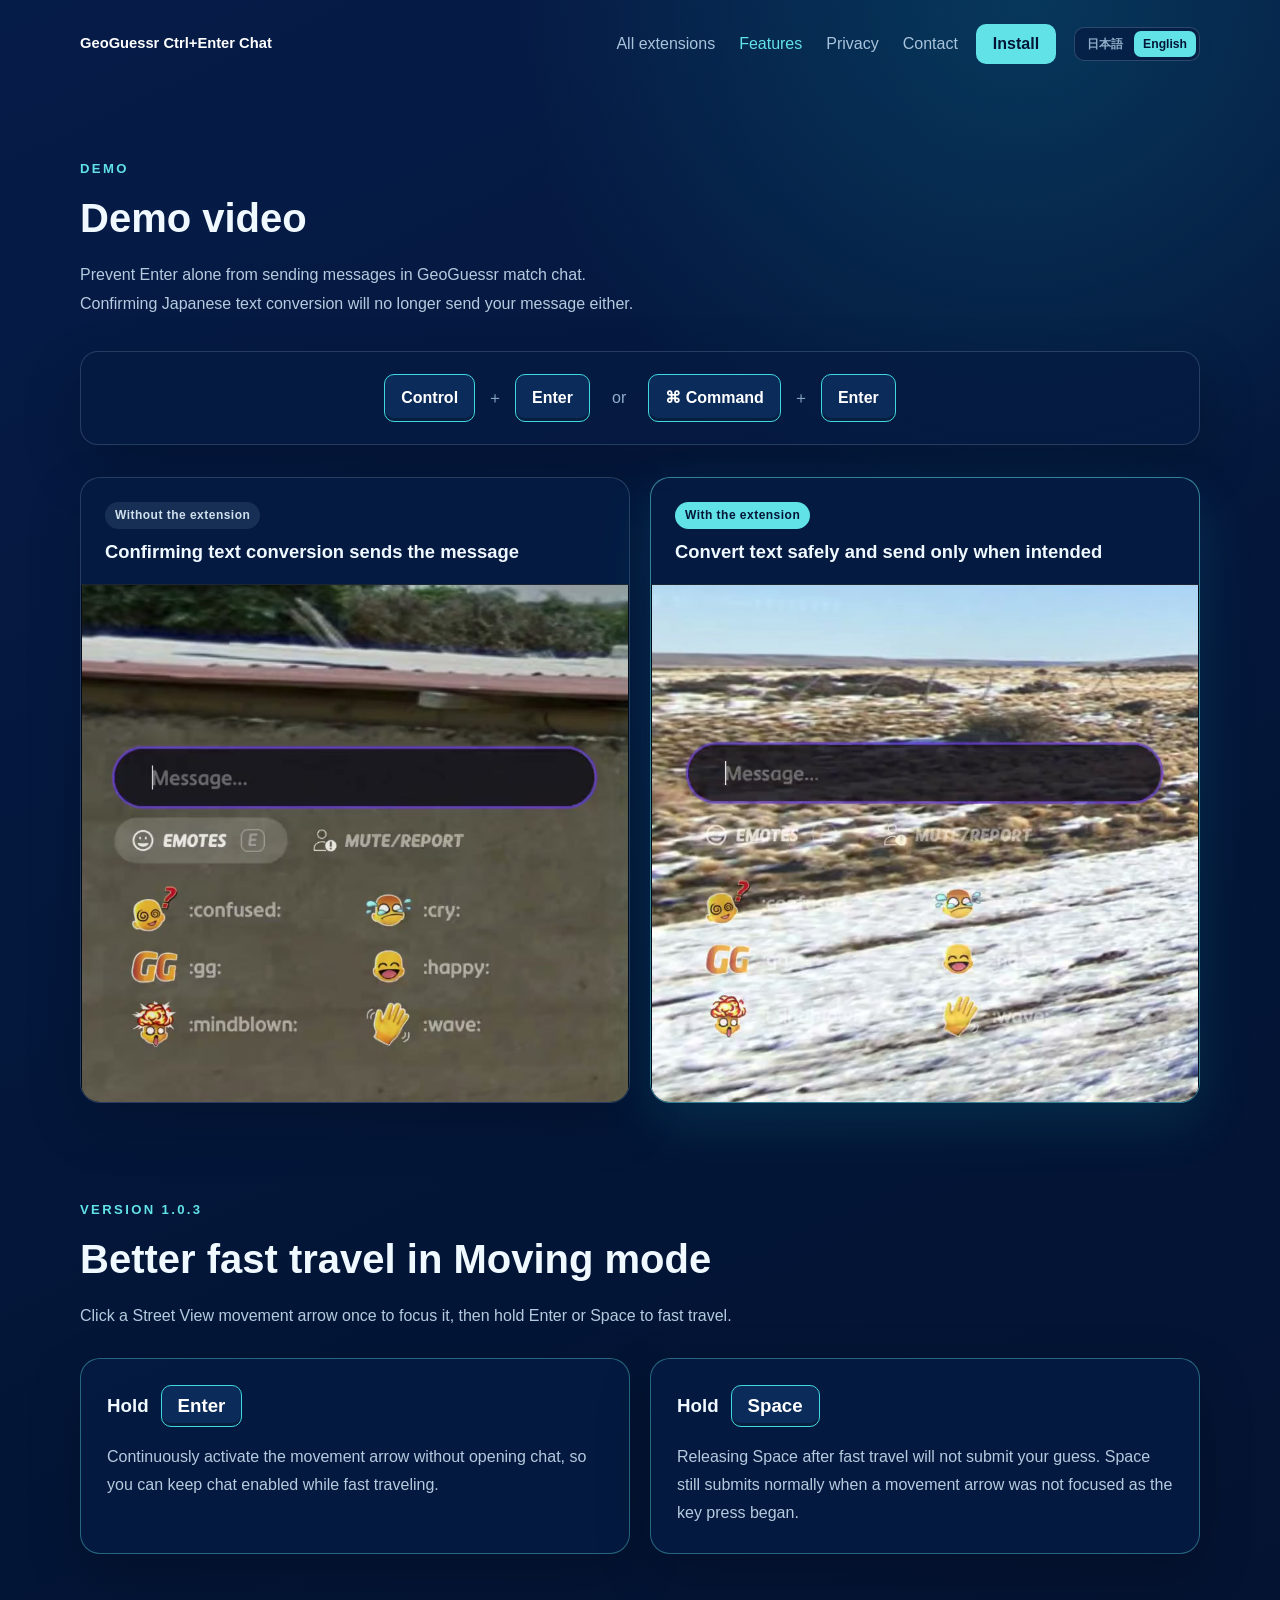
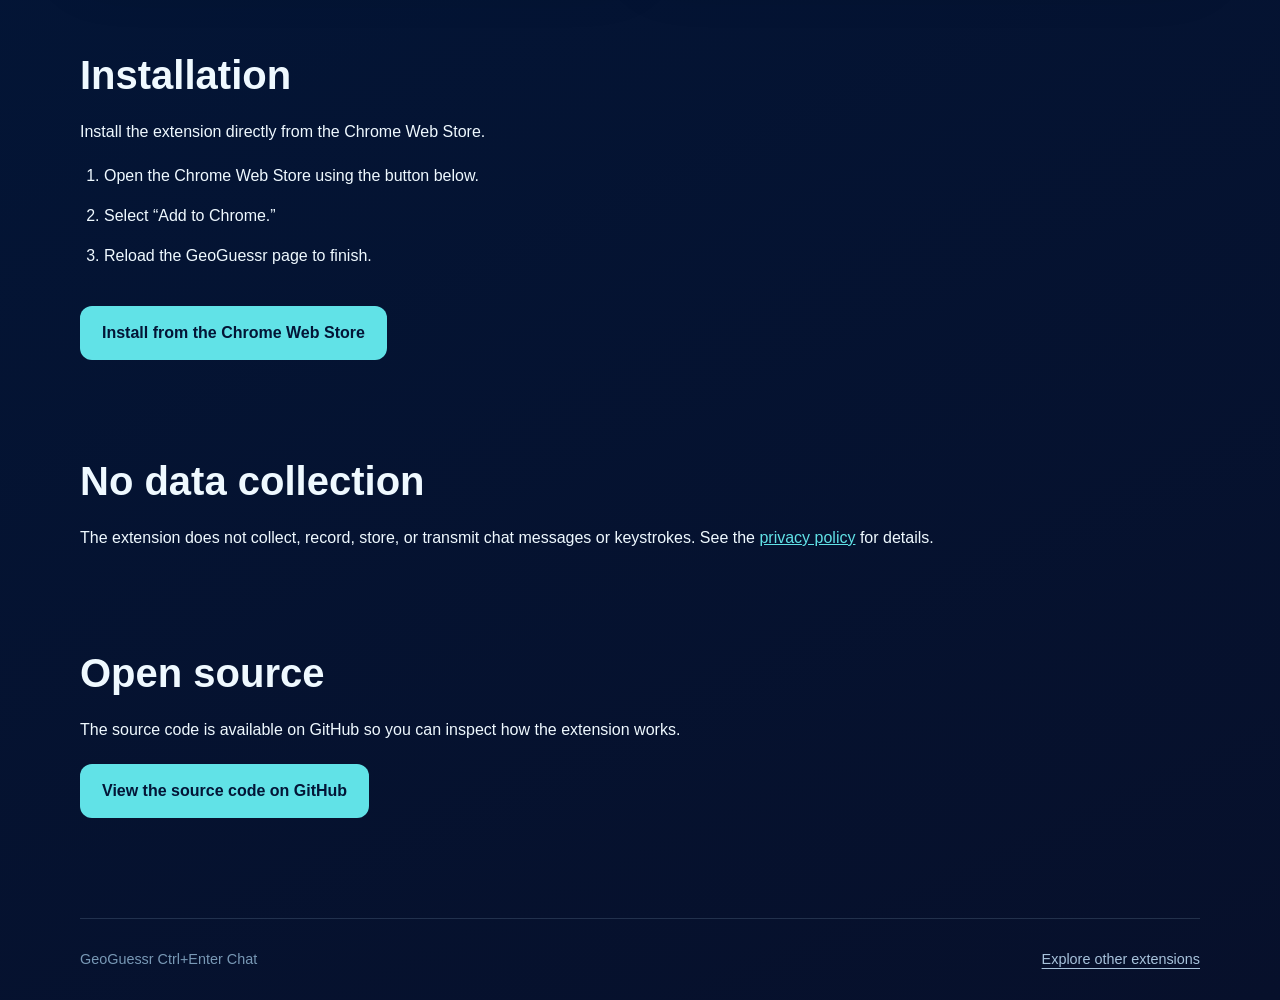
<file: geoguessr-ctrl-enter/en/index.html>
<!doctype html>
<html lang="en">
  <head>
    <!-- Google Tag Manager -->
    <script>(function(w,d,s,l,i){w[l]=w[l]||[];w[l].push({'gtm.start':
    new Date().getTime(),event:'gtm.js'});var f=d.getElementsByTagName(s)[0],
    j=d.createElement(s),dl=l!='dataLayer'?'&l='+l:'';j.async=true;j.src=
    'https://www.googletagmanager.com/gtm.js?id='+i+dl;f.parentNode.insertBefore(j,f);
    })(window,document,'script','dataLayer','GTM-NR3K4XBC');</script>
    <!-- End Google Tag Manager -->
    <meta charset="UTF-8">
    <meta name="viewport" content="width=device-width, initial-scale=1">
    <meta name="description" content="Prevent accidental GeoGuessr chat sends and make Enter and Space fast travel safer in Moving mode.">
    <title>GeoGuessr Ctrl+Enter Chat</title>
    <link rel="canonical" href="https://app.geoguessr-waiwai.workers.dev/geoguessr-ctrl-enter/en/">
    <link rel="alternate" hreflang="ja" href="https://app.geoguessr-waiwai.workers.dev/geoguessr-ctrl-enter/">
    <link rel="alternate" hreflang="en" href="https://app.geoguessr-waiwai.workers.dev/geoguessr-ctrl-enter/en/">
    <link rel="alternate" hreflang="x-default" href="https://app.geoguessr-waiwai.workers.dev/geoguessr-ctrl-enter/">
    <link rel="icon" type="image/png" sizes="32x32" href="/geoguessr-ctrl-enter/favicon.png">
    <link rel="stylesheet" href="/reset.css">
    <link rel="stylesheet" href="/geoguessr-ctrl-enter/styles.css">
    <script src="/geoguessr-ctrl-enter/comparison.js" defer></script>
  </head>
  <body>
    <!-- Google Tag Manager (noscript) -->
    <noscript><iframe src="https://www.googletagmanager.com/ns.html?id=GTM-NR3K4XBC"
    height="0" width="0" style="display:none;visibility:hidden"></iframe></noscript>
    <!-- End Google Tag Manager (noscript) -->
    <header class="site-header">
      <a class="brand" href="/geoguessr-ctrl-enter/en/">GeoGuessr Ctrl+Enter Chat</a>
      <div class="header-actions">
        <nav aria-label="Main navigation">
          <a href="/en/">All extensions</a>
          <a aria-current="page" href="/geoguessr-ctrl-enter/en/">Features</a>
          <a href="/geoguessr-ctrl-enter/en/privacy/">Privacy</a>
          <a href="/geoguessr-ctrl-enter/en/contact/">Contact</a>
        </nav>
        <a class="header-install-button" href="https://chromewebstore.google.com/detail/lkemfhnkoiicmidagaajpcodidmjnbpm?utm_source=item-share-cb" target="_blank" rel="noopener noreferrer">Install</a>
        <nav class="language-switcher" aria-label="Language selection"><a href="/geoguessr-ctrl-enter/" lang="ja">日本語</a><a aria-current="page" href="/geoguessr-ctrl-enter/en/" lang="en">English</a></nav>
      </div>
    </header>

    <main>
      <section class="demo-section" aria-labelledby="demo-title">
        <div class="section-heading">
          <div>
            <p class="eyebrow">DEMO</p>
            <h2 id="demo-title">Demo video</h2>
            <p class="demo-intro">Prevent Enter alone from sending messages in GeoGuessr match chat.<br>Confirming Japanese text conversion will no longer send your message either.</p>
          </div>
        </div>
        <div class="shortcuts" aria-label="Send shortcuts">
          <span class="key">Control</span><span>＋</span><span class="key">Enter</span>
          <span class="or">or</span>
          <span class="key">⌘ Command</span><span>＋</span><span class="key">Enter</span>
        </div>
        <div class="comparison-grid">
          <article class="comparison-card comparison-card-before">
            <div class="comparison-heading">
              <span class="comparison-badge">Without the extension</span>
              <h3>Confirming text conversion sends the message</h3>
            </div>
            <video autoplay muted playsinline preload="metadata" poster="/geoguessr-ctrl-enter/assets/before-poster.jpg" data-comparison-video aria-label="Chat message being sent accidentally while confirming Japanese text conversion without the extension">
              <source src="/geoguessr-ctrl-enter/assets/before.mp4" type="video/mp4">
              Your browser does not support video playback.
            </video>
          </article>
          <article class="comparison-card comparison-card-after">
            <div class="comparison-heading">
              <span class="comparison-badge">With the extension</span>
              <h3>Convert text safely and send only when intended</h3>
            </div>
            <video autoplay muted playsinline preload="metadata" poster="/geoguessr-ctrl-enter/assets/after-poster.jpg" data-comparison-video aria-label="Japanese text conversion completing without sending the chat message while the extension is enabled">
              <source src="/geoguessr-ctrl-enter/assets/after.mp4" type="video/mp4">
              Your browser does not support video playback.
            </video>
          </article>
        </div>
      </section>

      <section class="fast-move" aria-labelledby="fast-move-title">
        <p class="eyebrow">VERSION 1.0.3</p>
        <h2 id="fast-move-title">Better fast travel in Moving mode</h2>
        <p class="fast-move-intro">Click a Street View movement arrow once to focus it, then hold Enter or Space to fast travel.</p>
        <div class="fast-move-grid">
          <article class="fast-move-card">
            <h3>Hold <span class="key">Enter</span></h3>
            <p>Continuously activate the movement arrow without opening chat, so you can keep chat enabled while fast traveling.</p>
          </article>
          <article class="fast-move-card">
            <h3>Hold <span class="key">Space</span></h3>
            <p>Releasing Space after fast travel will not submit your guess. Space still submits normally when a movement arrow was not focused as the key press began.</p>
          </article>
        </div>
      </section>

      <section class="usage" id="install">
        <h2>Installation</h2>
        <p>Install the extension directly from the Chrome Web Store.</p>
        <ol>
          <li>Open the Chrome Web Store using the button below.</li>
          <li>Select “Add to Chrome.”</li>
          <li>Reload the GeoGuessr page to finish.</li>
        </ol>
        <a class="button" href="https://chromewebstore.google.com/detail/lkemfhnkoiicmidagaajpcodidmjnbpm?utm_source=item-share-cb" target="_blank" rel="noopener noreferrer">Install from the Chrome Web Store</a>
      </section>

      <section>
        <h2>No data collection</h2>
        <p>
          The extension does not collect, record, store, or transmit chat messages or keystrokes.
          See the <a href="/geoguessr-ctrl-enter/en/privacy/">privacy policy</a> for details.
        </p>
      </section>

      <section>
        <h2>Open source</h2>
        <p>The source code is available on GitHub so you can inspect how the extension works.</p>
        <a class="button" href="https://github.com/geoguessrwaiwai-lab/geoguessr-ctrl-enter" target="_blank" rel="noopener noreferrer">View the source code on GitHub</a>
      </section>
    </main>

    <footer>
      <span>GeoGuessr Ctrl+Enter Chat</span>
      <a href="/en/">Explore other extensions</a>
    </footer>
  </body>
</html>
</file>
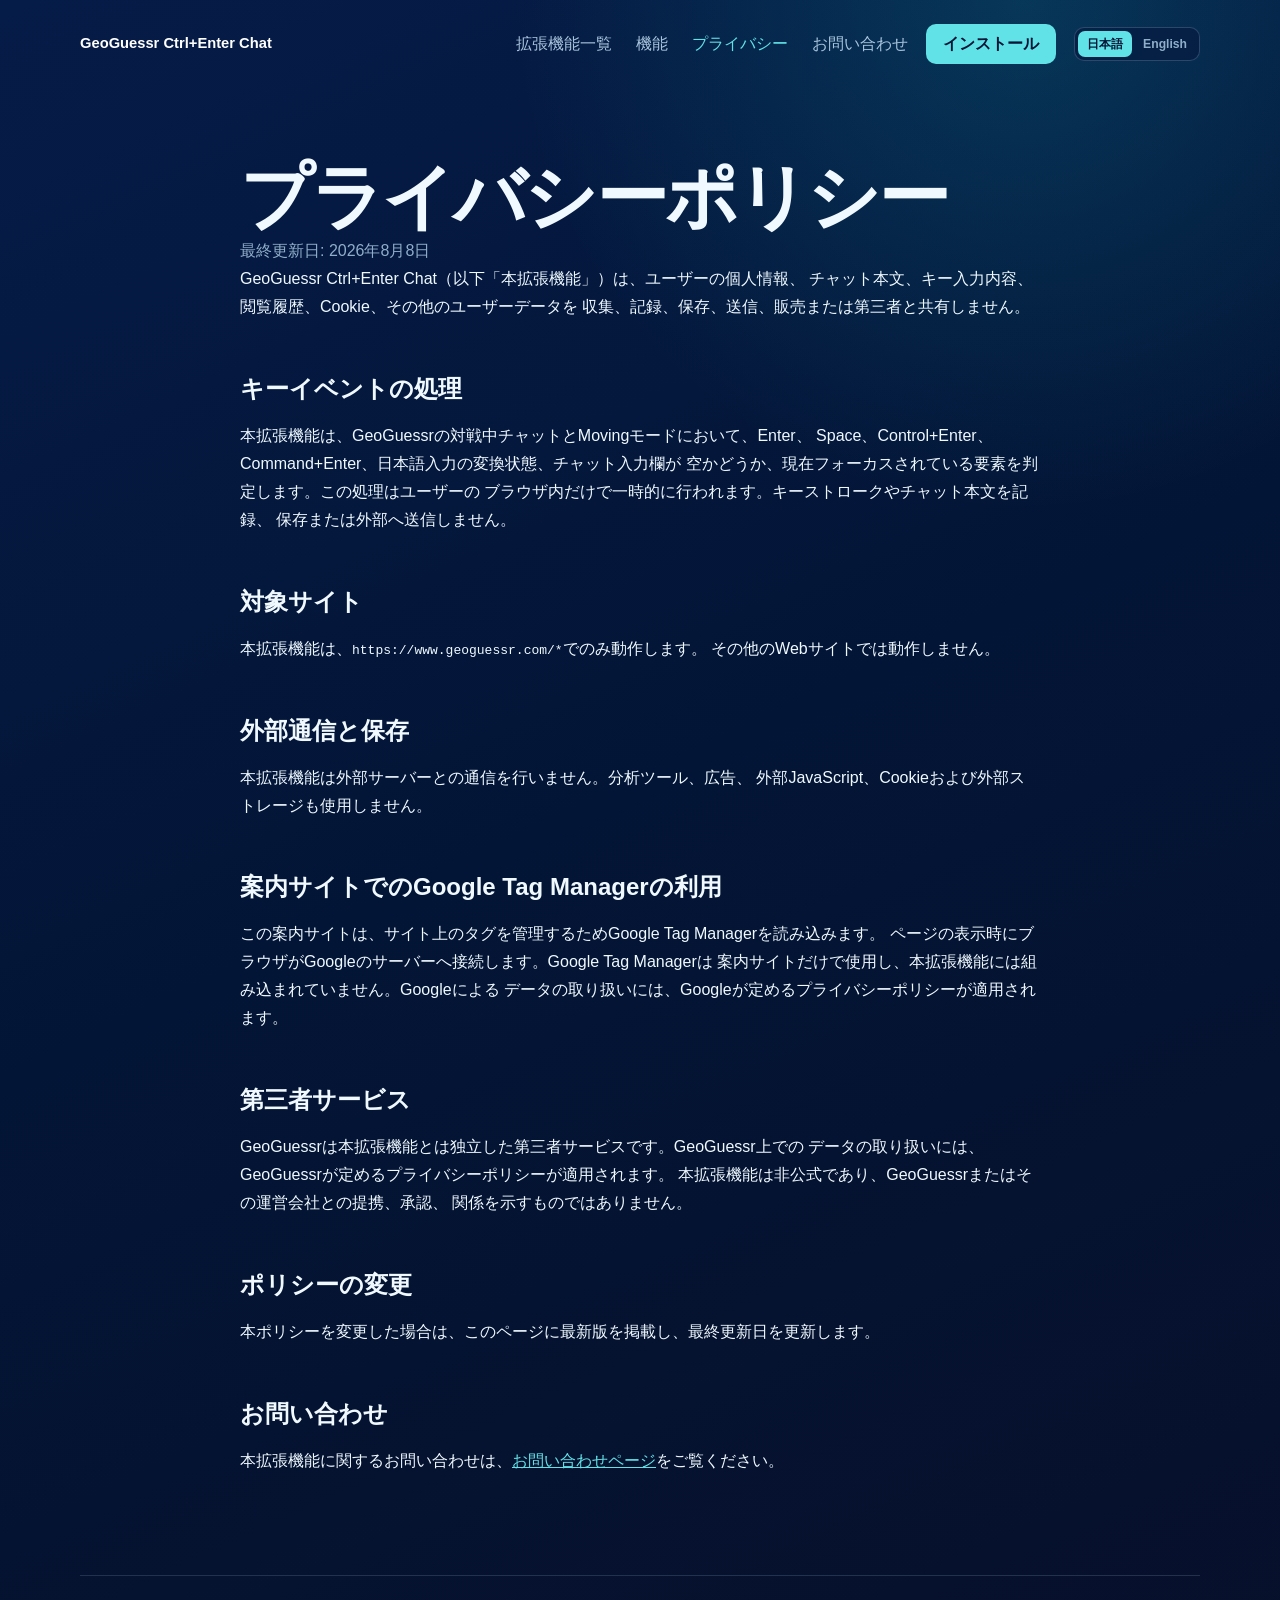
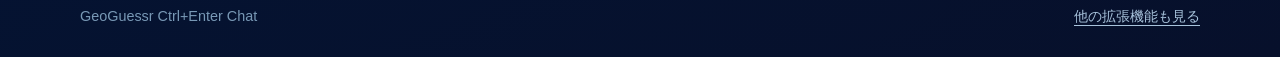
<file: geoguessr-ctrl-enter/privacy/index.html>
<!doctype html>
<html lang="ja">
  <head>
    <!-- Google Tag Manager -->
    <script>(function(w,d,s,l,i){w[l]=w[l]||[];w[l].push({'gtm.start':
    new Date().getTime(),event:'gtm.js'});var f=d.getElementsByTagName(s)[0],
    j=d.createElement(s),dl=l!='dataLayer'?'&l='+l:'';j.async=true;j.src=
    'https://www.googletagmanager.com/gtm.js?id='+i+dl;f.parentNode.insertBefore(j,f);
    })(window,document,'script','dataLayer','GTM-NR3K4XBC');</script>
    <!-- End Google Tag Manager -->
    <meta charset="UTF-8">
    <meta name="viewport" content="width=device-width, initial-scale=1">
    <meta name="description" content="GeoGuessr Ctrl+Enter Chatのプライバシーポリシー">
    <title>プライバシーポリシー | GeoGuessr Ctrl+Enter Chat</title>
    <link rel="canonical" href="https://app.geoguessr-waiwai.workers.dev/geoguessr-ctrl-enter/privacy/">
    <link rel="alternate" hreflang="ja" href="https://app.geoguessr-waiwai.workers.dev/geoguessr-ctrl-enter/privacy/">
    <link rel="alternate" hreflang="en" href="https://app.geoguessr-waiwai.workers.dev/geoguessr-ctrl-enter/en/privacy/">
    <link rel="alternate" hreflang="x-default" href="https://app.geoguessr-waiwai.workers.dev/geoguessr-ctrl-enter/privacy/">
    <link rel="icon" type="image/png" sizes="32x32" href="/geoguessr-ctrl-enter/favicon.png">
    <link rel="stylesheet" href="/reset.css">
    <link rel="stylesheet" href="/geoguessr-ctrl-enter/styles.css">
  </head>
  <body>
    <!-- Google Tag Manager (noscript) -->
    <noscript><iframe src="https://www.googletagmanager.com/ns.html?id=GTM-NR3K4XBC"
    height="0" width="0" style="display:none;visibility:hidden"></iframe></noscript>
    <!-- End Google Tag Manager (noscript) -->
    <header class="site-header">
      <a class="brand" href="/geoguessr-ctrl-enter/">GeoGuessr Ctrl+Enter Chat</a>
      <div class="header-actions">
        <nav aria-label="メインナビゲーション">
          <a href="/">拡張機能一覧</a>
          <a href="/geoguessr-ctrl-enter/">機能</a>
          <a aria-current="page" href="/geoguessr-ctrl-enter/privacy/">プライバシー</a>
          <a href="/geoguessr-ctrl-enter/contact/">お問い合わせ</a>
        </nav>
        <a class="header-install-button" href="https://chromewebstore.google.com/detail/lkemfhnkoiicmidagaajpcodidmjnbpm?utm_source=item-share-cb" target="_blank" rel="noopener noreferrer">インストール</a>
        <nav class="language-switcher" aria-label="言語選択"><a aria-current="page" href="/geoguessr-ctrl-enter/privacy/" lang="ja">日本語</a><a href="/geoguessr-ctrl-enter/en/privacy/" lang="en">English</a></nav>
      </div>
    </header>

    <main class="document">
      <h1>プライバシーポリシー</h1>
      <p class="updated">最終更新日: 2026年8月8日</p>

      <p>
        GeoGuessr Ctrl+Enter Chat（以下「本拡張機能」）は、ユーザーの個人情報、
        チャット本文、キー入力内容、閲覧履歴、Cookie、その他のユーザーデータを
        収集、記録、保存、送信、販売または第三者と共有しません。
      </p>

      <h2>キーイベントの処理</h2>
      <p>
        本拡張機能は、GeoGuessrの対戦中チャットとMovingモードにおいて、Enter、
        Space、Control+Enter、Command+Enter、日本語入力の変換状態、チャット入力欄が
        空かどうか、現在フォーカスされている要素を判定します。この処理はユーザーの
        ブラウザ内だけで一時的に行われます。キーストロークやチャット本文を記録、
        保存または外部へ送信しません。
      </p>

      <h2>対象サイト</h2>
      <p>
        本拡張機能は、<code>https://www.geoguessr.com/*</code>でのみ動作します。
        その他のWebサイトでは動作しません。
      </p>

      <h2>外部通信と保存</h2>
      <p>
        本拡張機能は外部サーバーとの通信を行いません。分析ツール、広告、
        外部JavaScript、Cookieおよび外部ストレージも使用しません。
      </p>

      <h2>案内サイトでのGoogle Tag Managerの利用</h2>
      <p>
        この案内サイトは、サイト上のタグを管理するためGoogle Tag Managerを読み込みます。
        ページの表示時にブラウザがGoogleのサーバーへ接続します。Google Tag Managerは
        案内サイトだけで使用し、本拡張機能には組み込まれていません。Googleによる
        データの取り扱いには、Googleが定めるプライバシーポリシーが適用されます。
      </p>

      <h2>第三者サービス</h2>
      <p>
        GeoGuessrは本拡張機能とは独立した第三者サービスです。GeoGuessr上での
        データの取り扱いには、GeoGuessrが定めるプライバシーポリシーが適用されます。
        本拡張機能は非公式であり、GeoGuessrまたはその運営会社との提携、承認、
        関係を示すものではありません。
      </p>

      <h2>ポリシーの変更</h2>
      <p>本ポリシーを変更した場合は、このページに最新版を掲載し、最終更新日を更新します。</p>

      <h2>お問い合わせ</h2>
      <p>本拡張機能に関するお問い合わせは、<a href="/geoguessr-ctrl-enter/contact/">お問い合わせページ</a>をご覧ください。</p>
    </main>

    <footer>
      <span>GeoGuessr Ctrl+Enter Chat</span>
      <a href="/">他の拡張機能も見る</a>
    </footer>
  </body>
</html>
</file>
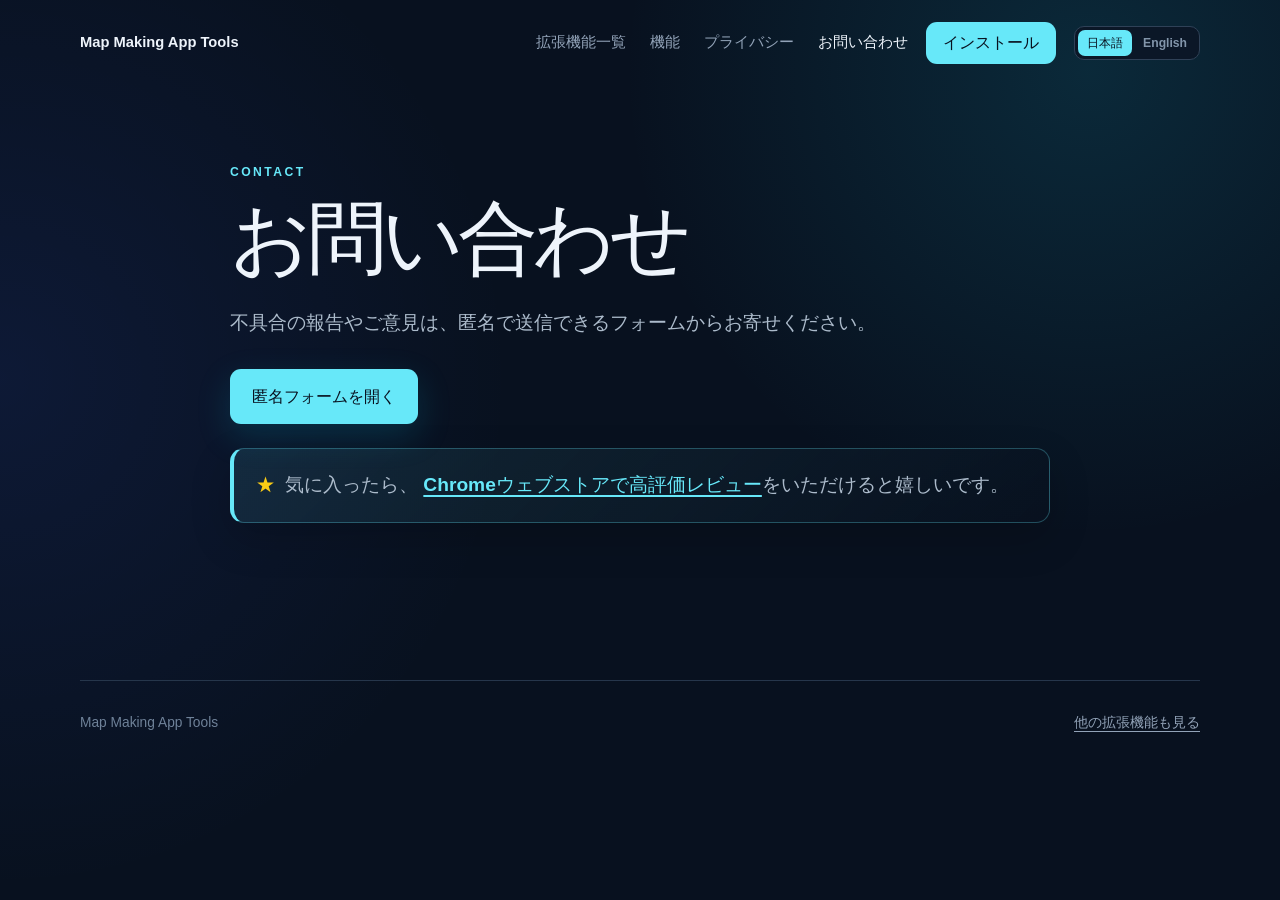
<file: map-making-app-tools/contact/index.html>
<!doctype html>
<html lang="ja">
  <head>
    <!-- Google Tag Manager -->
    <script>(function(w,d,s,l,i){w[l]=w[l]||[];w[l].push({'gtm.start':
    new Date().getTime(),event:'gtm.js'});var f=d.getElementsByTagName(s)[0],
    j=d.createElement(s),dl=l!='dataLayer'?'&l='+l:'';j.async=true;j.src=
    'https://www.googletagmanager.com/gtm.js?id='+i+dl;f.parentNode.insertBefore(j,f);
    })(window,document,'script','dataLayer','GTM-NR3K4XBC');</script>
    <!-- End Google Tag Manager -->
    <meta charset="UTF-8">
    <meta name="viewport" content="width=device-width, initial-scale=1">
    <meta name="description" content="Map Making App Toolsのお問い合わせ先">
    <meta name="theme-color" content="#08111f">
    <title>お問い合わせ | Map Making App Tools</title>
    <link rel="canonical" href="https://app.geoguessr-waiwai.workers.dev/map-making-app-tools/contact/">
    <link rel="alternate" hreflang="ja" href="https://app.geoguessr-waiwai.workers.dev/map-making-app-tools/contact/">
    <link rel="alternate" hreflang="en" href="https://app.geoguessr-waiwai.workers.dev/map-making-app-tools/en/contact/">
    <link rel="alternate" hreflang="x-default" href="https://app.geoguessr-waiwai.workers.dev/map-making-app-tools/contact/">
    <link rel="icon" type="image/png" sizes="32x32" href="/map-making-app-tools/favicon.png">
    <link rel="stylesheet" href="/reset.css">
    <link rel="stylesheet" href="/map-making-app-tools/styles.css">
  </head>
  <body>
    <!-- Google Tag Manager (noscript) -->
    <noscript><iframe src="https://www.googletagmanager.com/ns.html?id=GTM-NR3K4XBC"
    height="0" width="0" style="display:none;visibility:hidden"></iframe></noscript>
    <!-- End Google Tag Manager (noscript) -->
    <header class="site-header">
      <a class="brand" href="/map-making-app-tools/"><span>Map Making App Tools</span></a>
      <div class="header-actions">
        <nav aria-label="メインナビゲーション"><a href="/">拡張機能一覧</a><a href="/map-making-app-tools/">機能</a><a href="/map-making-app-tools/privacy/">プライバシー</a><a aria-current="page" href="/map-making-app-tools/contact/">お問い合わせ</a></nav>
        <a class="header-install-button" href="https://chromewebstore.google.com/detail/flhepjgbbcielemfkkkfimcfhgfomofj?utm_source=item-share-cb" target="_blank" rel="noopener noreferrer">インストール</a>
        <nav class="language-switcher" aria-label="言語選択"><a aria-current="page" href="/map-making-app-tools/contact/" lang="ja">日本語</a><a href="/map-making-app-tools/en/contact/" lang="en">English</a></nav>
      </div>
    </header>
    <main class="contact">
      <p class="eyebrow">CONTACT</p>
      <h1>お問い合わせ</h1>
      <p>不具合の報告やご意見は、匿名で送信できるフォームからお寄せください。</p>
      <div class="contact-actions">
        <a class="primary-button" href="https://docs.google.com/forms/d/e/1FAIpQLSelw4Dp4WElQCjpADZJcbeyBis89df2GgzKNkK-dE1WO5WeSQ/viewform?usp=publish-editor" target="_blank" rel="noopener noreferrer">匿名フォームを開く</a>
      </div>
      <p class="review-callout">気に入ったら、<a class="contact-link" href="https://chromewebstore.google.com/detail/flhepjgbbcielemfkkkfimcfhgfomofj?utm_source=item-share-cb" target="_blank" rel="noopener noreferrer">Chromeウェブストアで高評価レビュー</a>をいただけると嬉しいです。</p>
    </main>
    <footer><span>Map Making App Tools</span><a href="/">他の拡張機能も見る</a></footer>
  </body>
</html>
</file>
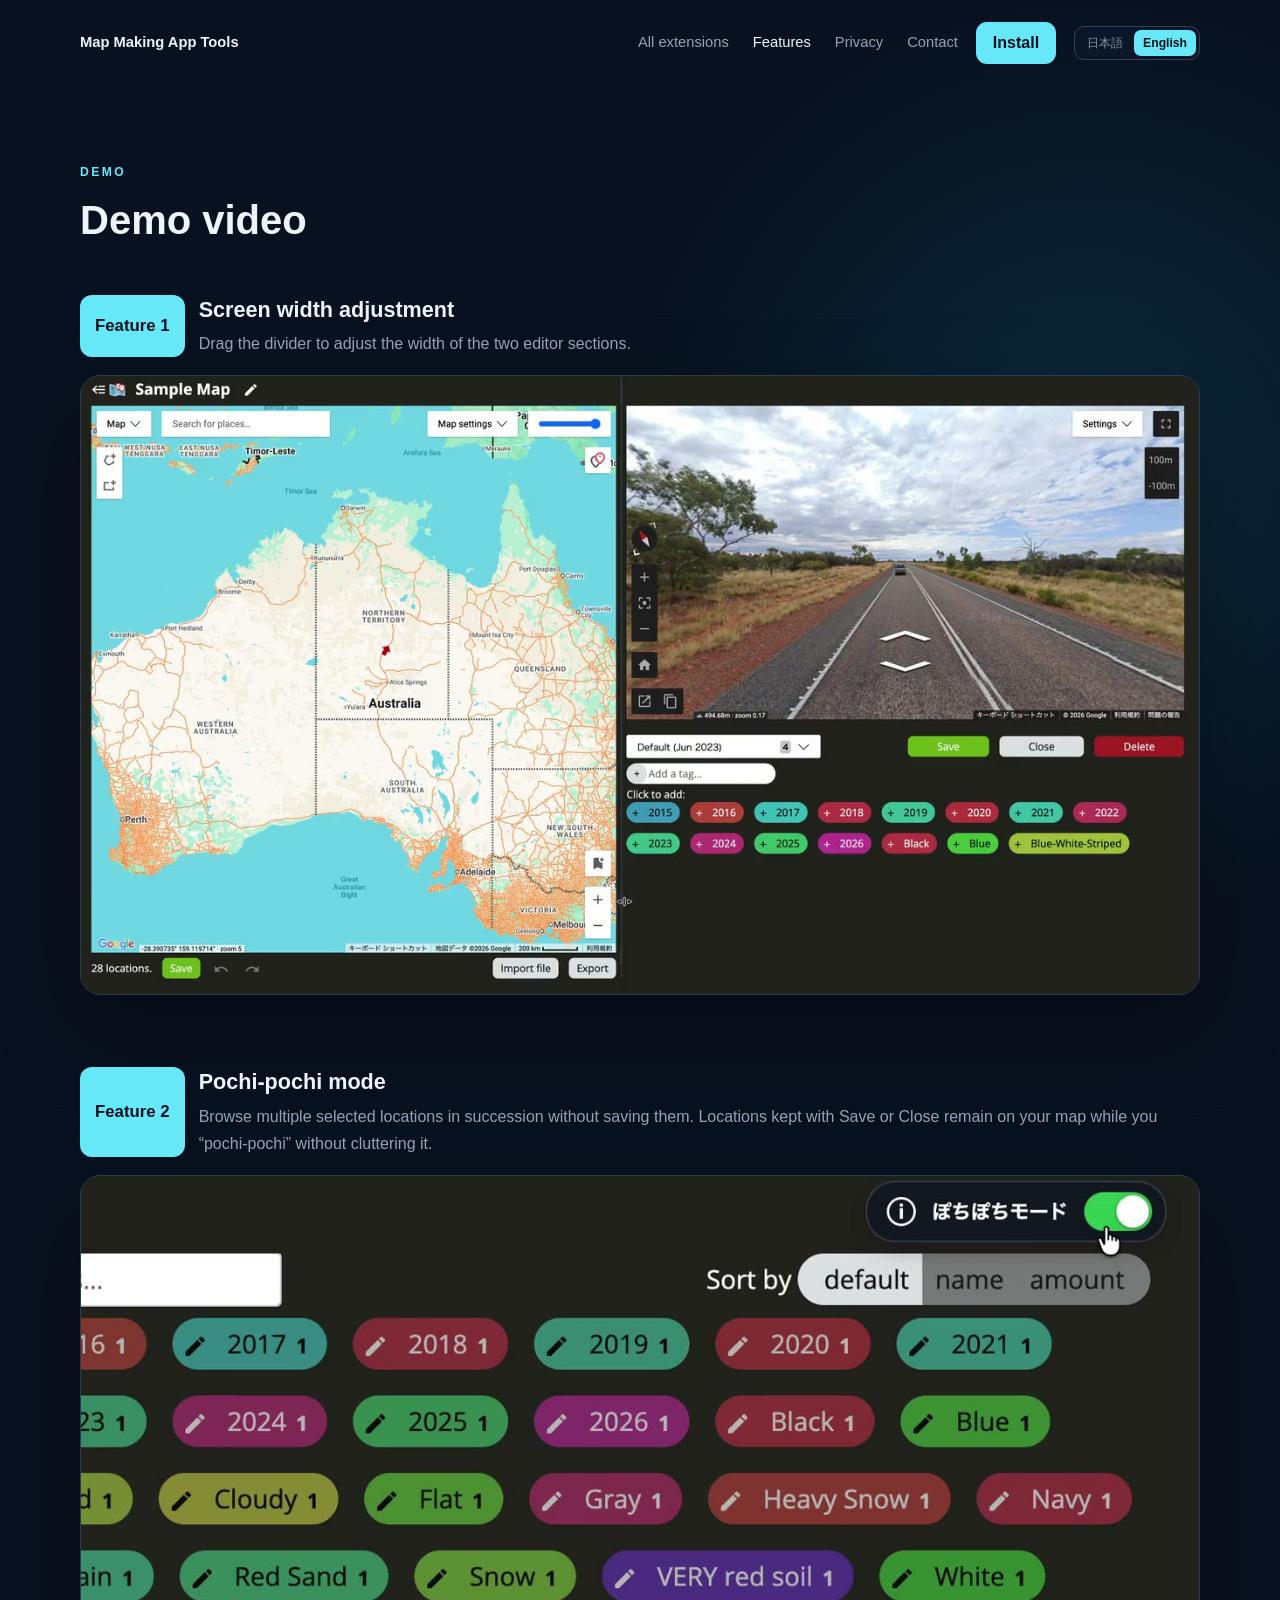
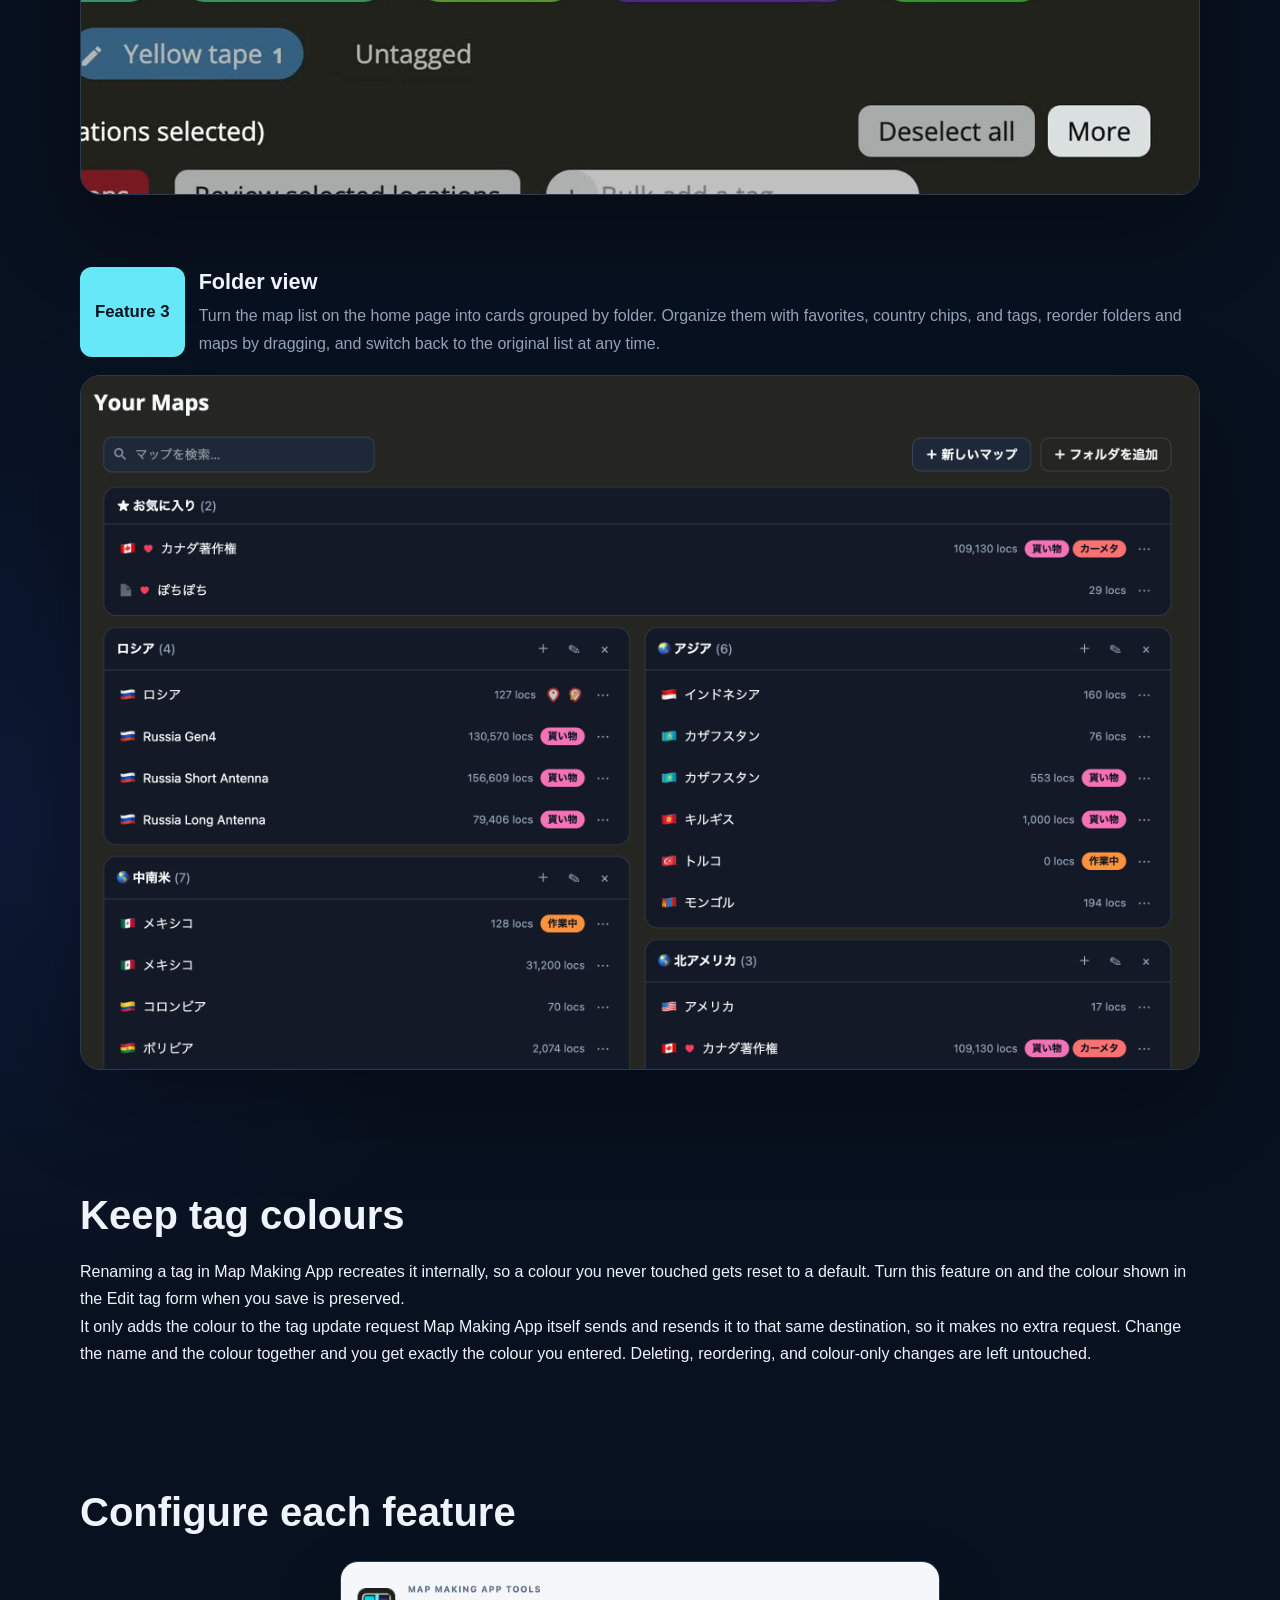
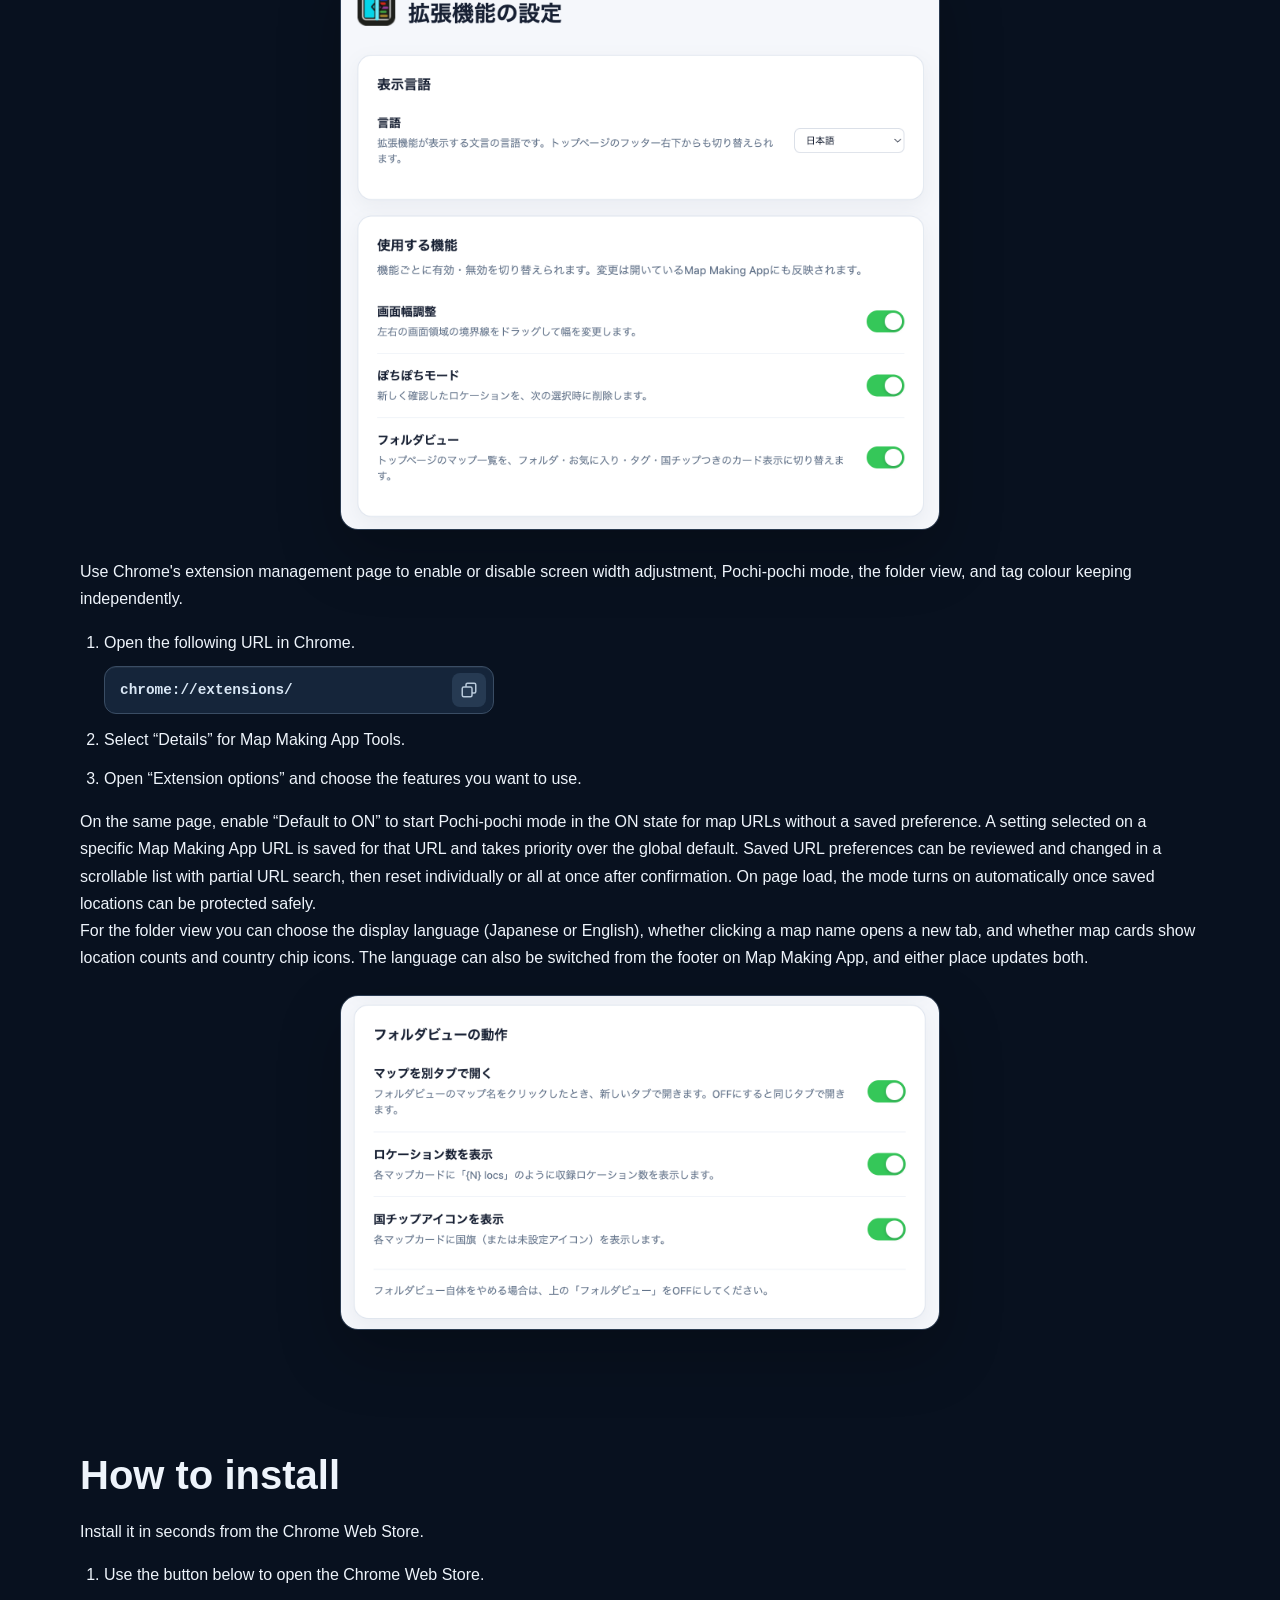
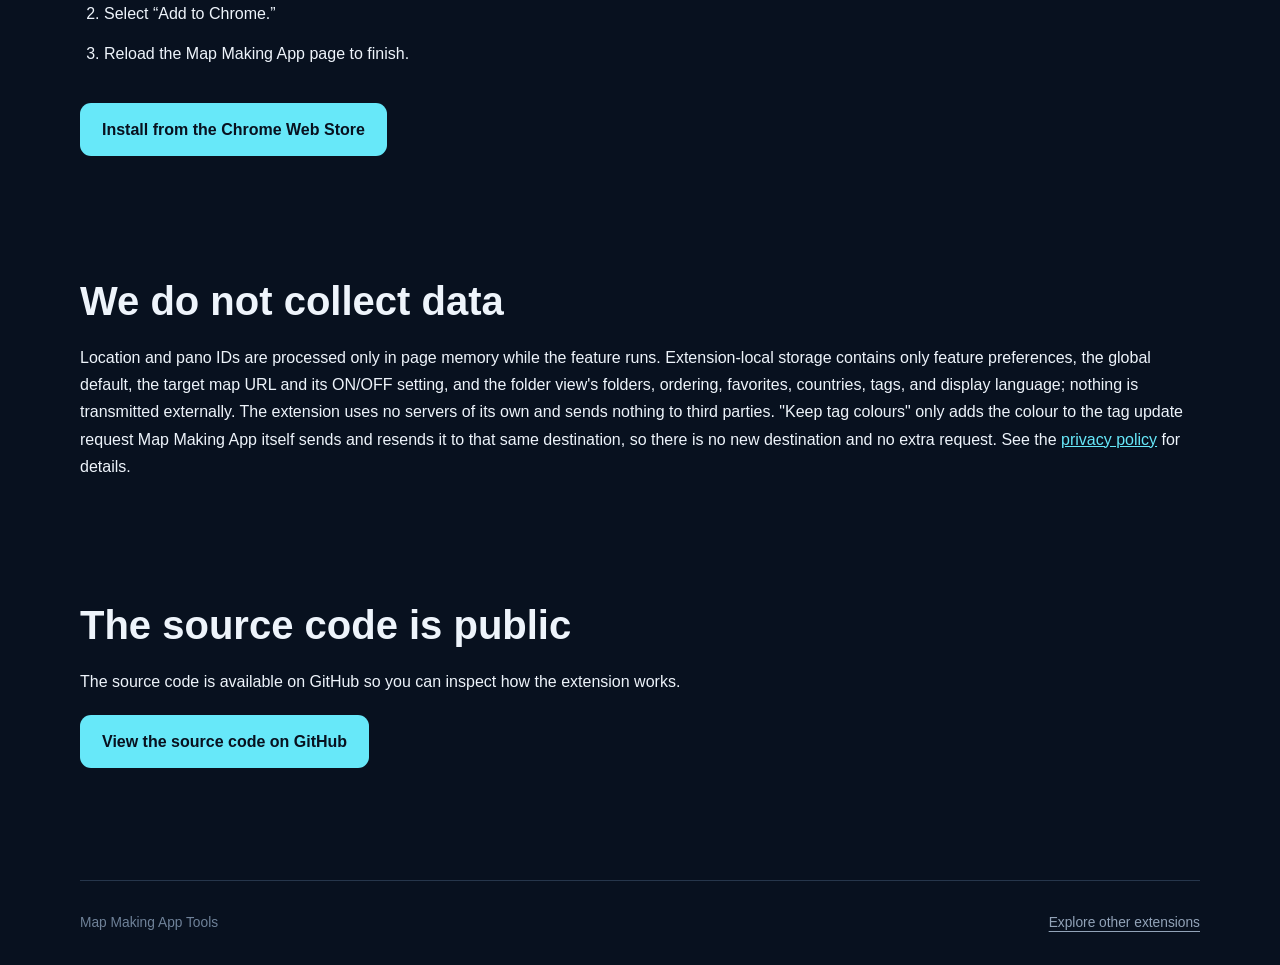
<file: map-making-app-tools/en/index.html>
<!doctype html>
<html lang="en">
  <head>
    <!-- Google Tag Manager -->
    <script>(function(w,d,s,l,i){w[l]=w[l]||[];w[l].push({'gtm.start':
    new Date().getTime(),event:'gtm.js'});var f=d.getElementsByTagName(s)[0],
    j=d.createElement(s),dl=l!='dataLayer'?'&l='+l:'';j.async=true;j.src=
    'https://www.googletagmanager.com/gtm.js?id='+i+dl;f.parentNode.insertBefore(j,f);
    })(window,document,'script','dataLayer','GTM-NR3K4XBC');</script>
    <!-- End Google Tag Manager -->
    <meta charset="UTF-8">
    <meta name="viewport" content="width=device-width, initial-scale=1">
    <meta name="google-site-verification" content="cW5iTMxhqX0iA4qkaGmjI2or_jbRSHRYNmD9PM8CvwY">
    <meta name="description" content="A Chrome extension for adjusting Map Making App screen widths, reviewing locations, organizing your map list into folders, and keeping tag colours.">
    <meta name="theme-color" content="#08111f">
    <title>Map Making App Tools</title>
    <link rel="canonical" href="https://app.geoguessr-waiwai.workers.dev/map-making-app-tools/en/">
    <link rel="alternate" hreflang="ja" href="https://app.geoguessr-waiwai.workers.dev/map-making-app-tools/">
    <link rel="alternate" hreflang="en" href="https://app.geoguessr-waiwai.workers.dev/map-making-app-tools/en/">
    <link rel="alternate" hreflang="x-default" href="https://app.geoguessr-waiwai.workers.dev/map-making-app-tools/">
    <link rel="icon" type="image/png" sizes="32x32" href="/map-making-app-tools/favicon.png">
    <link rel="stylesheet" href="/reset.css">
    <link rel="stylesheet" href="/map-making-app-tools/styles.css">
  </head>
  <body>
    <!-- Google Tag Manager (noscript) -->
    <noscript><iframe src="https://www.googletagmanager.com/ns.html?id=GTM-NR3K4XBC"
    height="0" width="0" style="display:none;visibility:hidden"></iframe></noscript>
    <!-- End Google Tag Manager (noscript) -->
    <header class="site-header">
      <a class="brand" href="/map-making-app-tools/en/">
        <span>Map Making App Tools</span>
      </a>
      <div class="header-actions">
        <nav aria-label="Main navigation">
          <a href="/en/">All extensions</a>
          <a aria-current="page" href="/map-making-app-tools/en/">Features</a>
          <a href="/map-making-app-tools/en/privacy/">Privacy</a>
          <a href="/map-making-app-tools/en/contact/">Contact</a>
        </nav>
        <a class="header-install-button" href="https://chromewebstore.google.com/detail/flhepjgbbcielemfkkkfimcfhgfomofj?utm_source=item-share-cb" target="_blank" rel="noopener noreferrer">Install</a>
        <nav class="language-switcher" aria-label="Language selection">
          <a href="/map-making-app-tools/" lang="ja">日本語</a>
          <a aria-current="page" href="/map-making-app-tools/en/" lang="en">English</a>
        </nav>
      </div>
    </header>

    <main>
      <section class="demo-section" aria-labelledby="demo-title">
        <div class="section-heading">
          <div>
            <p class="eyebrow">DEMO</p>
            <h2 id="demo-title">Demo video</h2>
          </div>
        </div>

        <div class="demo-feature-list">
          <article class="demo-feature">
            <div class="demo-feature-heading"><span>Feature 1</span><h3>Screen width adjustment</h3><p>Drag the divider to adjust the width of the two editor sections.</p></div>
            <div class="demo-video-frame">
              <video autoplay muted loop playsinline preload="metadata" poster="/map-making-app-tools/assets/resizable-editor-demo-poster.jpg" aria-label="Demo video showing the divider being dragged between two Map Making App screen sections">
                <source src="/map-making-app-tools/assets/resizable-editor-demo.mp4" type="video/mp4">
                Your browser does not support video playback.
              </video>
            </div>
          </article>
          <article class="demo-feature">
            <div class="demo-feature-heading"><span>Feature 2</span><h3>Pochi-pochi mode</h3><p>Browse multiple selected locations in succession without saving them. Locations kept with Save or Close remain on your map while you “pochi-pochi” without cluttering it.</p></div>
            <div class="demo-video-frame">
              <video autoplay muted loop playsinline preload="metadata" poster="/map-making-app-tools/assets/pochipochi-mode-demo-poster.jpg" aria-label="Demo video showing Pochi-pochi mode being enabled before browsing locations in succession">
                <source src="/map-making-app-tools/assets/pochipochi-mode-demo.mp4" type="video/mp4">
                Your browser does not support video playback.
              </video>
            </div>
          </article>
          <article class="demo-feature">
            <div class="demo-feature-heading"><span>Feature 3</span><h3>Folder view</h3><p>Turn the map list on the home page into cards grouped by folder. Organize them with favorites, country chips, and tags, reorder folders and maps by dragging, and switch back to the original list at any time.</p></div>
            <div class="demo-image-frame">
              <img src="/map-making-app-tools/assets/folder-view.png" width="2470" height="1532" loading="lazy" decoding="async" alt="Folder view showing the Map Making App home page map list as cards grouped by folder">
            </div>
          </article>
        </div>
      </section>

      <section class="usage" aria-labelledby="tag-color-title">
        <h2 id="tag-color-title">Keep tag colours</h2>
        <p>Renaming a tag in Map Making App recreates it internally, so a colour you never touched gets reset to a default. Turn this feature on and the colour shown in the Edit tag form when you save is preserved.</p>
        <p>It only adds the colour to the tag update request Map Making App itself sends and resends it to that same destination, so it makes no extra request. Change the name and the colour together and you get exactly the colour you entered. Deleting, reordering, and colour-only changes are left untouched.</p>
      </section>

      <section class="usage" aria-labelledby="settings-title">
        <h2 id="settings-title">Configure each feature</h2>
        <figure class="settings-preview">
          <img src="/map-making-app-tools/assets/settings.png" width="1520" height="1442" loading="lazy" decoding="async" alt="Map Making App Tools extension settings screen">
        </figure>
        <p>Use Chrome's extension management page to enable or disable screen width adjustment, Pochi-pochi mode, the folder view, and tag colour keeping independently.</p>
        <ol>
          <li>
            Open the following URL in Chrome.
            <span class="chrome-url-copy">
              <code>chrome://extensions/</code>
              <button type="button" data-copy-chrome-url data-copy-label="Copy URL" data-copied-label="Copied" data-copy-error-label="Could not copy" aria-label="Copy chrome://extensions/">
                <svg viewBox="0 0 24 24" width="18" height="18" aria-hidden="true"><path d="M8 7V5a2 2 0 0 1 2-2h9a2 2 0 0 1 2 2v9a2 2 0 0 1-2 2h-2M5 8h9a2 2 0 0 1 2 2v9a2 2 0 0 1-2 2H5a2 2 0 0 1-2-2v-9a2 2 0 0 1 2-2Z" fill="none" stroke="currentColor" stroke-width="2" stroke-linecap="round" stroke-linejoin="round"/></svg>
              </button>
              <span class="copy-feedback" aria-live="polite"></span>
            </span>
          </li>
          <li>Select “Details” for Map Making App Tools.</li>
          <li>Open “Extension options” and choose the features you want to use.</li>
        </ol>
        <p>On the same page, enable “Default to ON” to start Pochi-pochi mode in the ON state for map URLs without a saved preference. A setting selected on a specific Map Making App URL is saved for that URL and takes priority over the global default. Saved URL preferences can be reviewed and changed in a scrollable list with partial URL search, then reset individually or all at once after confirmation. On page load, the mode turns on automatically once saved locations can be protected safely.</p>
        <p>For the folder view you can choose the display language (Japanese or English), whether clicking a map name opens a new tab, and whether map cards show location counts and country chip icons. The language can also be switched from the footer on Map Making App, and either place updates both.</p>
        <figure class="settings-preview">
          <img src="/map-making-app-tools/assets/settings-folder-view.png" width="1506" height="838" loading="lazy" decoding="async" alt="Folder view behavior settings: open maps in a new tab, show location counts, and show country chip icons">
        </figure>
      </section>

      <section class="usage" id="install">
        <h2>How to install</h2>
        <p>Install it in seconds from the Chrome Web Store.</p>
        <ol>
          <li>Use the button below to open the Chrome Web Store.</li>
          <li>Select “Add to Chrome.”</li>
          <li>Reload the Map Making App page to finish.</li>
        </ol>
        <a class="button" href="https://chromewebstore.google.com/detail/flhepjgbbcielemfkkkfimcfhgfomofj?utm_source=item-share-cb" target="_blank" rel="noopener noreferrer">Install from the Chrome Web Store</a>
      </section>

      <section>
        <h2>We do not collect data</h2>
        <p>
          Location and pano IDs are processed only in page memory while the feature runs. Extension-local storage contains only feature preferences, the global default, the target map URL and its ON/OFF setting, and the folder view's folders, ordering, favorites, countries, tags, and display language; nothing is transmitted externally. The extension uses no servers of its own and sends nothing to third parties. "Keep tag colours" only adds the colour to the tag update request Map Making App itself sends and resends it to that same destination, so there is no new destination and no extra request.
          See the <a href="/map-making-app-tools/en/privacy/">privacy policy</a> for details.
        </p>
      </section>

      <section>
        <h2>The source code is public</h2>
        <p>The source code is available on GitHub so you can inspect how the extension works.</p>
        <a class="button" href="https://github.com/geoguessrwaiwai-lab/map-making-app-tools" target="_blank" rel="noopener noreferrer">View the source code on GitHub</a>
      </section>
    </main>

    <footer><span>Map Making App Tools</span><a href="/en/">Explore other extensions</a></footer>
    <script src="/map-making-app-tools/copy.js"></script>
  </body>
</html>
</file>
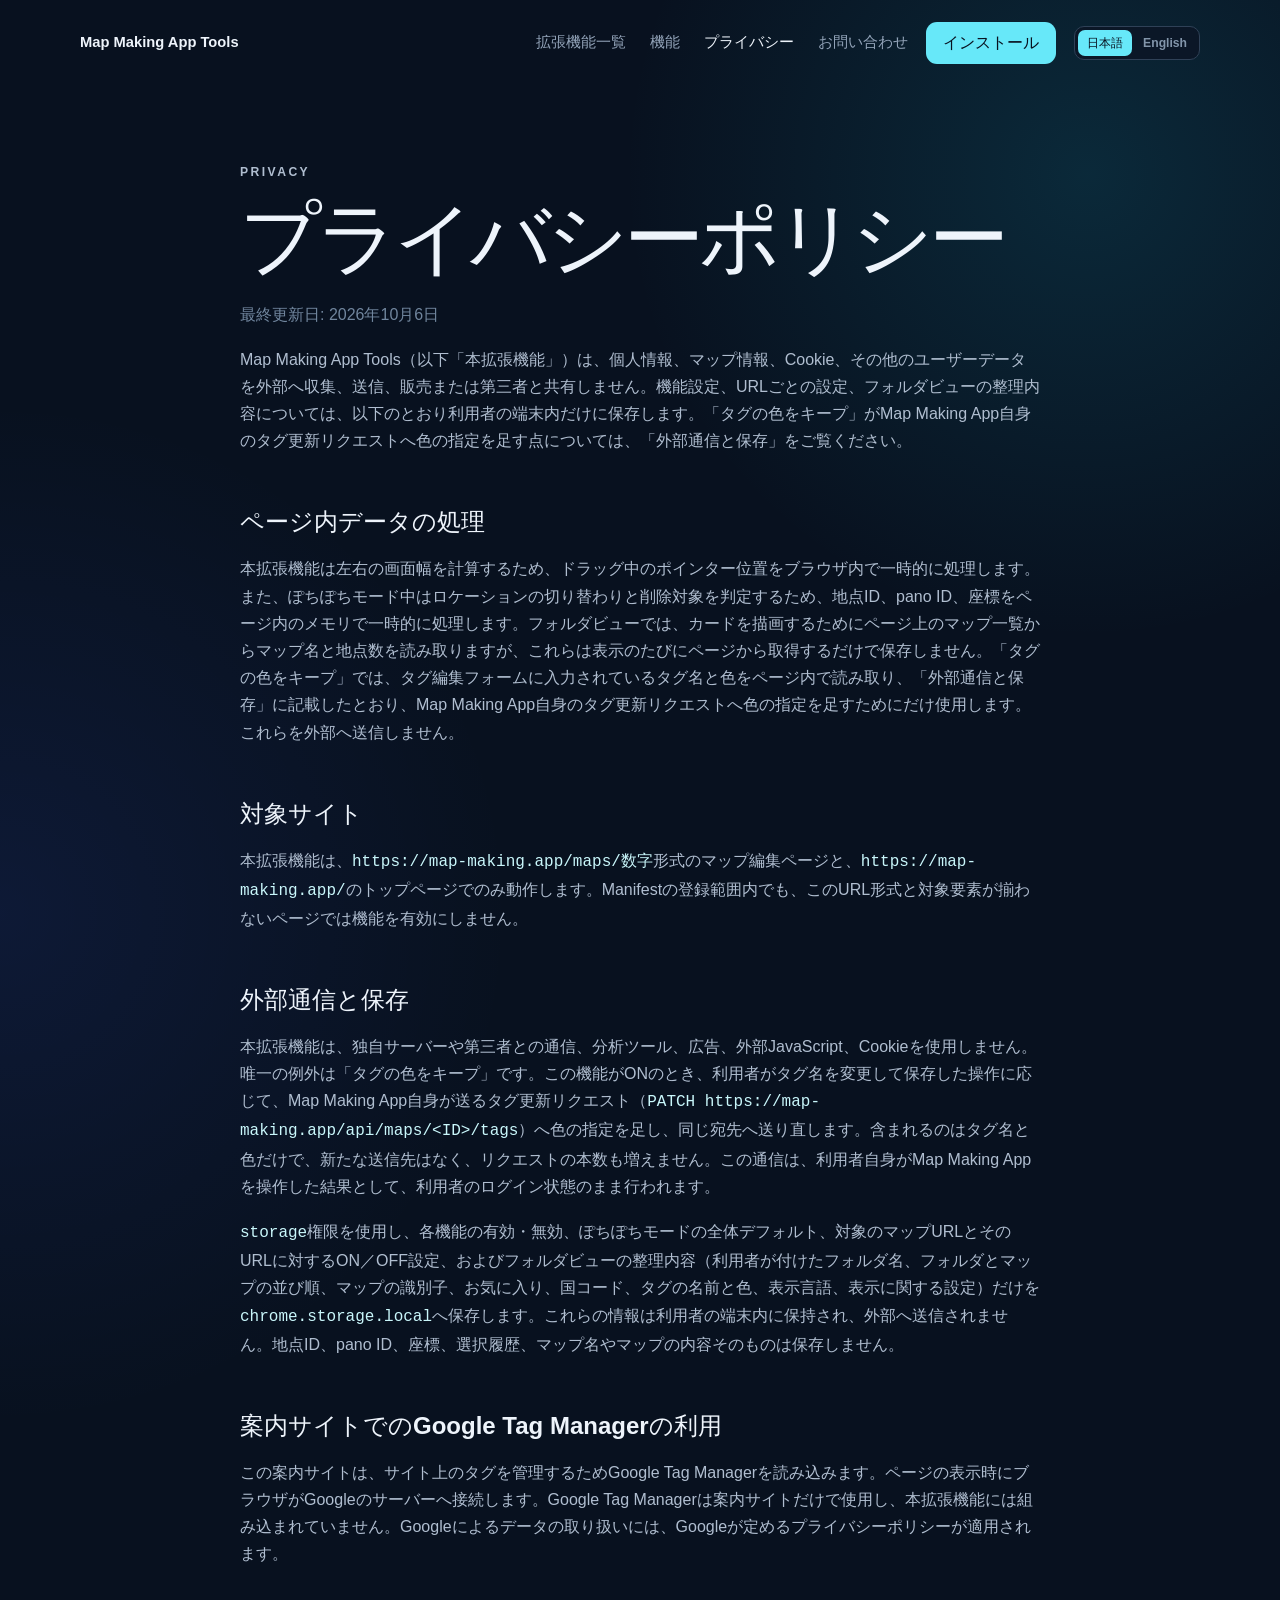
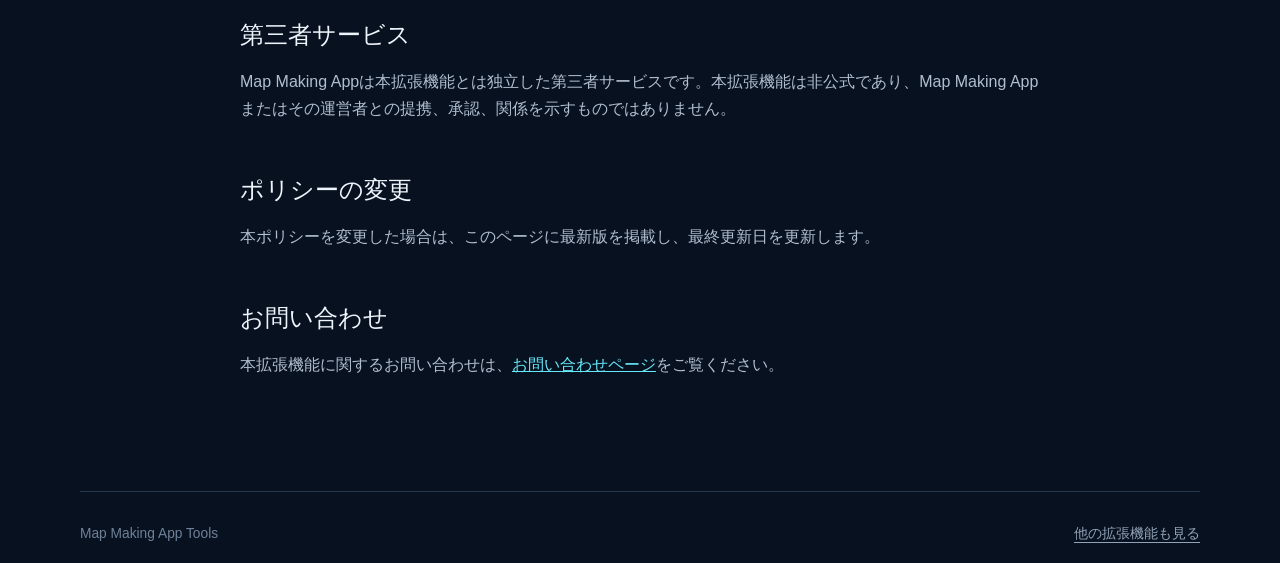
<file: map-making-app-tools/privacy/index.html>
<!doctype html>
<html lang="ja">
  <head>
    <!-- Google Tag Manager -->
    <script>(function(w,d,s,l,i){w[l]=w[l]||[];w[l].push({'gtm.start':
    new Date().getTime(),event:'gtm.js'});var f=d.getElementsByTagName(s)[0],
    j=d.createElement(s),dl=l!='dataLayer'?'&l='+l:'';j.async=true;j.src=
    'https://www.googletagmanager.com/gtm.js?id='+i+dl;f.parentNode.insertBefore(j,f);
    })(window,document,'script','dataLayer','GTM-NR3K4XBC');</script>
    <!-- End Google Tag Manager -->
    <meta charset="UTF-8">
    <meta name="viewport" content="width=device-width, initial-scale=1">
    <meta name="description" content="Map Making App Toolsのプライバシーポリシー">
    <meta name="theme-color" content="#08111f">
    <title>プライバシーポリシー | Map Making App Tools</title>
    <link rel="canonical" href="https://app.geoguessr-waiwai.workers.dev/map-making-app-tools/privacy/">
    <link rel="alternate" hreflang="ja" href="https://app.geoguessr-waiwai.workers.dev/map-making-app-tools/privacy/">
    <link rel="alternate" hreflang="en" href="https://app.geoguessr-waiwai.workers.dev/map-making-app-tools/en/privacy/">
    <link rel="alternate" hreflang="x-default" href="https://app.geoguessr-waiwai.workers.dev/map-making-app-tools/privacy/">
    <link rel="icon" type="image/png" sizes="32x32" href="/map-making-app-tools/favicon.png">
    <link rel="stylesheet" href="/reset.css">
    <link rel="stylesheet" href="/map-making-app-tools/styles.css">
  </head>
  <body>
    <!-- Google Tag Manager (noscript) -->
    <noscript><iframe src="https://www.googletagmanager.com/ns.html?id=GTM-NR3K4XBC"
    height="0" width="0" style="display:none;visibility:hidden"></iframe></noscript>
    <!-- End Google Tag Manager (noscript) -->
    <header class="site-header">
      <a class="brand" href="/map-making-app-tools/"><span>Map Making App Tools</span></a>
      <div class="header-actions">
        <nav aria-label="メインナビゲーション"><a href="/">拡張機能一覧</a><a href="/map-making-app-tools/">機能</a><a aria-current="page" href="/map-making-app-tools/privacy/">プライバシー</a><a href="/map-making-app-tools/contact/">お問い合わせ</a></nav>
        <a class="header-install-button" href="https://chromewebstore.google.com/detail/flhepjgbbcielemfkkkfimcfhgfomofj?utm_source=item-share-cb" target="_blank" rel="noopener noreferrer">インストール</a>
        <nav class="language-switcher" aria-label="言語選択"><a aria-current="page" href="/map-making-app-tools/privacy/" lang="ja">日本語</a><a href="/map-making-app-tools/en/privacy/" lang="en">English</a></nav>
      </div>
    </header>
    <main class="document">
      <p class="eyebrow">PRIVACY</p>
      <h1>プライバシーポリシー</h1>
      <p class="updated">最終更新日: 2026年10月6日</p>
      <p>Map Making App Tools（以下「本拡張機能」）は、個人情報、マップ情報、Cookie、その他のユーザーデータを外部へ収集、送信、販売または第三者と共有しません。機能設定、URLごとの設定、フォルダビューの整理内容については、以下のとおり利用者の端末内だけに保存します。「タグの色をキープ」がMap Making App自身のタグ更新リクエストへ色の指定を足す点については、「外部通信と保存」をご覧ください。</p>
      <h2>ページ内データの処理</h2>
      <p>本拡張機能は左右の画面幅を計算するため、ドラッグ中のポインター位置をブラウザ内で一時的に処理します。また、ぽちぽちモード中はロケーションの切り替わりと削除対象を判定するため、地点ID、pano ID、座標をページ内のメモリで一時的に処理します。フォルダビューでは、カードを描画するためにページ上のマップ一覧からマップ名と地点数を読み取りますが、これらは表示のたびにページから取得するだけで保存しません。「タグの色をキープ」では、タグ編集フォームに入力されているタグ名と色をページ内で読み取り、「外部通信と保存」に記載したとおり、Map Making App自身のタグ更新リクエストへ色の指定を足すためにだけ使用します。これらを外部へ送信しません。</p>
      <h2>対象サイト</h2>
      <p>本拡張機能は、<code>https://map-making.app/maps/数字</code>形式のマップ編集ページと、<code>https://map-making.app/</code>のトップページでのみ動作します。Manifestの登録範囲内でも、このURL形式と対象要素が揃わないページでは機能を有効にしません。</p>
      <h2>外部通信と保存</h2>
      <p>本拡張機能は、独自サーバーや第三者との通信、分析ツール、広告、外部JavaScript、Cookieを使用しません。唯一の例外は「タグの色をキープ」です。この機能がONのとき、利用者がタグ名を変更して保存した操作に応じて、Map Making App自身が送るタグ更新リクエスト（<code>PATCH https://map-making.app/api/maps/&lt;ID&gt;/tags</code>）へ色の指定を足し、同じ宛先へ送り直します。含まれるのはタグ名と色だけで、新たな送信先はなく、リクエストの本数も増えません。この通信は、利用者自身がMap Making Appを操作した結果として、利用者のログイン状態のまま行われます。</p>
      <p><code>storage</code>権限を使用し、各機能の有効・無効、ぽちぽちモードの全体デフォルト、対象のマップURLとそのURLに対するON／OFF設定、およびフォルダビューの整理内容（利用者が付けたフォルダ名、フォルダとマップの並び順、マップの識別子、お気に入り、国コード、タグの名前と色、表示言語、表示に関する設定）だけを<code>chrome.storage.local</code>へ保存します。これらの情報は利用者の端末内に保持され、外部へ送信されません。地点ID、pano ID、座標、選択履歴、マップ名やマップの内容そのものは保存しません。</p>
      <h2>案内サイトでのGoogle Tag Managerの利用</h2>
      <p>この案内サイトは、サイト上のタグを管理するためGoogle Tag Managerを読み込みます。ページの表示時にブラウザがGoogleのサーバーへ接続します。Google Tag Managerは案内サイトだけで使用し、本拡張機能には組み込まれていません。Googleによるデータの取り扱いには、Googleが定めるプライバシーポリシーが適用されます。</p>
      <h2>第三者サービス</h2>
      <p>Map Making Appは本拡張機能とは独立した第三者サービスです。本拡張機能は非公式であり、Map Making Appまたはその運営者との提携、承認、関係を示すものではありません。</p>
      <h2>ポリシーの変更</h2>
      <p>本ポリシーを変更した場合は、このページに最新版を掲載し、最終更新日を更新します。</p>
      <h2>お問い合わせ</h2>
      <p>本拡張機能に関するお問い合わせは、<a href="/map-making-app-tools/contact/">お問い合わせページ</a>をご覧ください。</p>
    </main>
    <footer><span>Map Making App Tools</span><a href="/">他の拡張機能も見る</a></footer>
  </body>
</html>
</file>
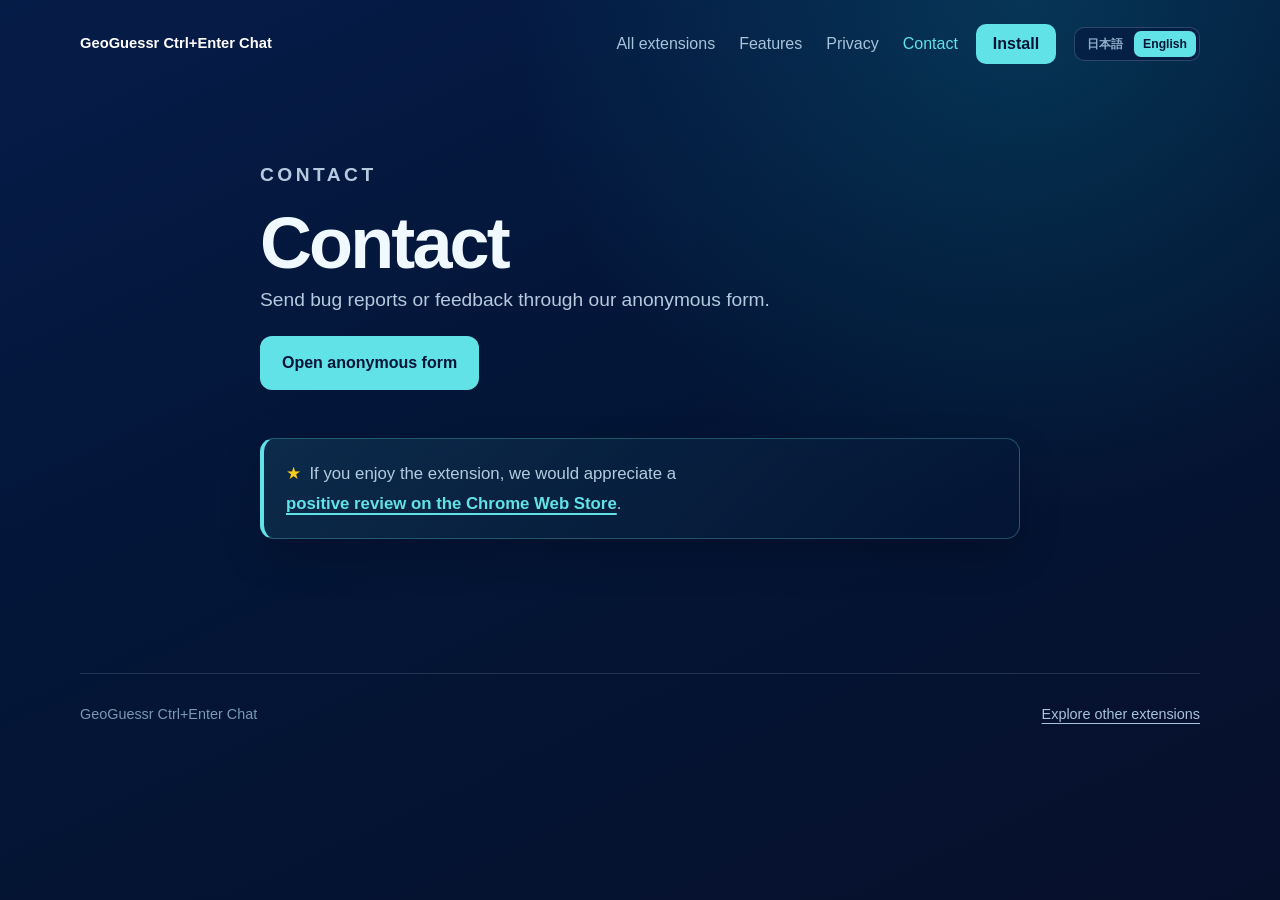
<file: geoguessr-ctrl-enter/en/contact/index.html>
<!doctype html>
<html lang="en">
  <head>
    <!-- Google Tag Manager -->
    <script>(function(w,d,s,l,i){w[l]=w[l]||[];w[l].push({'gtm.start':
    new Date().getTime(),event:'gtm.js'});var f=d.getElementsByTagName(s)[0],
    j=d.createElement(s),dl=l!='dataLayer'?'&l='+l:'';j.async=true;j.src=
    'https://www.googletagmanager.com/gtm.js?id='+i+dl;f.parentNode.insertBefore(j,f);
    })(window,document,'script','dataLayer','GTM-NR3K4XBC');</script>
    <!-- End Google Tag Manager -->
    <meta charset="UTF-8">
    <meta name="viewport" content="width=device-width, initial-scale=1">
    <meta name="description" content="Contact information for GeoGuessr Ctrl+Enter Chat">
    <title>Contact | GeoGuessr Ctrl+Enter Chat</title>
    <link rel="canonical" href="https://app.geoguessr-waiwai.workers.dev/geoguessr-ctrl-enter/en/contact/">
    <link rel="alternate" hreflang="ja" href="https://app.geoguessr-waiwai.workers.dev/geoguessr-ctrl-enter/contact/">
    <link rel="alternate" hreflang="en" href="https://app.geoguessr-waiwai.workers.dev/geoguessr-ctrl-enter/en/contact/">
    <link rel="alternate" hreflang="x-default" href="https://app.geoguessr-waiwai.workers.dev/geoguessr-ctrl-enter/contact/">
    <link rel="icon" type="image/png" sizes="32x32" href="/geoguessr-ctrl-enter/favicon.png">
    <link rel="stylesheet" href="/reset.css">
    <link rel="stylesheet" href="/geoguessr-ctrl-enter/styles.css">
  </head>
  <body>
    <!-- Google Tag Manager (noscript) -->
    <noscript><iframe src="https://www.googletagmanager.com/ns.html?id=GTM-NR3K4XBC"
    height="0" width="0" style="display:none;visibility:hidden"></iframe></noscript>
    <!-- End Google Tag Manager (noscript) -->
    <header class="site-header">
      <a class="brand" href="/geoguessr-ctrl-enter/en/">GeoGuessr Ctrl+Enter Chat</a>
      <div class="header-actions">
        <nav aria-label="Main navigation">
          <a href="/en/">All extensions</a>
          <a href="/geoguessr-ctrl-enter/en/">Features</a>
          <a href="/geoguessr-ctrl-enter/en/privacy/">Privacy</a>
          <a aria-current="page" href="/geoguessr-ctrl-enter/en/contact/">Contact</a>
        </nav>
        <a class="header-install-button" href="https://chromewebstore.google.com/detail/lkemfhnkoiicmidagaajpcodidmjnbpm?utm_source=item-share-cb" target="_blank" rel="noopener noreferrer">Install</a>
        <nav class="language-switcher" aria-label="Language selection"><a href="/geoguessr-ctrl-enter/contact/" lang="ja">日本語</a><a aria-current="page" href="/geoguessr-ctrl-enter/en/contact/" lang="en">English</a></nav>
      </div>
    </header>

    <main class="contact">
      <p class="eyebrow">CONTACT</p>
      <h1>Contact</h1>
      <p>Send bug reports or feedback through our anonymous form.</p>
      <a class="button" href="https://docs.google.com/forms/d/e/1FAIpQLSelw4Dp4WElQCjpADZJcbeyBis89df2GgzKNkK-dE1WO5WeSQ/viewform?usp=publish-editor" target="_blank" rel="noopener noreferrer">Open anonymous form</a>
      <p class="review-callout">If you enjoy the extension, we would appreciate a <a class="contact-link" href="https://chromewebstore.google.com/detail/lkemfhnkoiicmidagaajpcodidmjnbpm?utm_source=item-share-cb" target="_blank" rel="noopener noreferrer">positive review on the Chrome Web Store</a>.</p>
    </main>

    <footer>
      <span>GeoGuessr Ctrl+Enter Chat</span>
      <a href="/en/">Explore other extensions</a>
    </footer>
  </body>
</html>
</file>
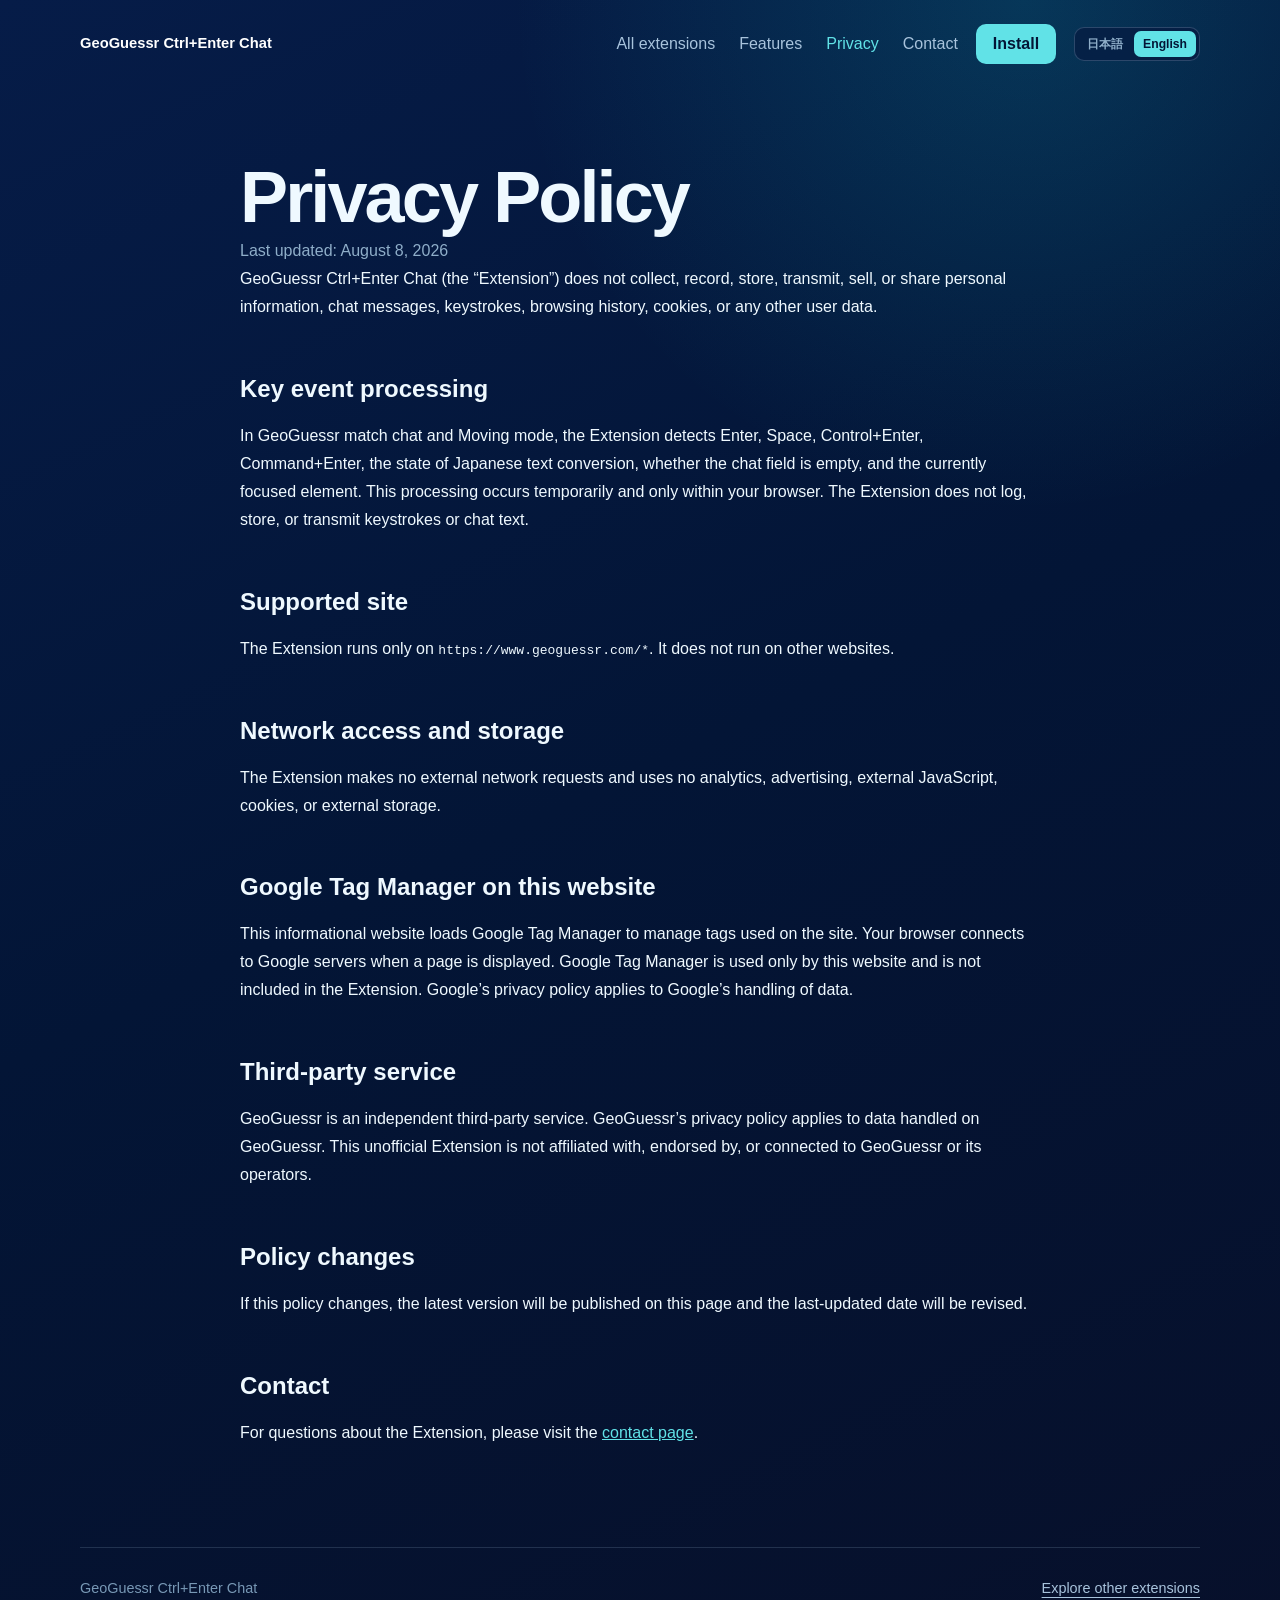
<file: geoguessr-ctrl-enter/en/privacy/index.html>
<!doctype html>
<html lang="en">
  <head>
    <!-- Google Tag Manager -->
    <script>(function(w,d,s,l,i){w[l]=w[l]||[];w[l].push({'gtm.start':
    new Date().getTime(),event:'gtm.js'});var f=d.getElementsByTagName(s)[0],
    j=d.createElement(s),dl=l!='dataLayer'?'&l='+l:'';j.async=true;j.src=
    'https://www.googletagmanager.com/gtm.js?id='+i+dl;f.parentNode.insertBefore(j,f);
    })(window,document,'script','dataLayer','GTM-NR3K4XBC');</script>
    <!-- End Google Tag Manager -->
    <meta charset="UTF-8">
    <meta name="viewport" content="width=device-width, initial-scale=1">
    <meta name="description" content="Privacy policy for GeoGuessr Ctrl+Enter Chat">
    <title>Privacy Policy | GeoGuessr Ctrl+Enter Chat</title>
    <link rel="canonical" href="https://app.geoguessr-waiwai.workers.dev/geoguessr-ctrl-enter/en/privacy/">
    <link rel="alternate" hreflang="ja" href="https://app.geoguessr-waiwai.workers.dev/geoguessr-ctrl-enter/privacy/">
    <link rel="alternate" hreflang="en" href="https://app.geoguessr-waiwai.workers.dev/geoguessr-ctrl-enter/en/privacy/">
    <link rel="alternate" hreflang="x-default" href="https://app.geoguessr-waiwai.workers.dev/geoguessr-ctrl-enter/privacy/">
    <link rel="icon" type="image/png" sizes="32x32" href="/geoguessr-ctrl-enter/favicon.png">
    <link rel="stylesheet" href="/reset.css">
    <link rel="stylesheet" href="/geoguessr-ctrl-enter/styles.css">
  </head>
  <body>
    <!-- Google Tag Manager (noscript) -->
    <noscript><iframe src="https://www.googletagmanager.com/ns.html?id=GTM-NR3K4XBC"
    height="0" width="0" style="display:none;visibility:hidden"></iframe></noscript>
    <!-- End Google Tag Manager (noscript) -->
    <header class="site-header">
      <a class="brand" href="/geoguessr-ctrl-enter/en/">GeoGuessr Ctrl+Enter Chat</a>
      <div class="header-actions">
        <nav aria-label="Main navigation">
          <a href="/en/">All extensions</a>
          <a href="/geoguessr-ctrl-enter/en/">Features</a>
          <a aria-current="page" href="/geoguessr-ctrl-enter/en/privacy/">Privacy</a>
          <a href="/geoguessr-ctrl-enter/en/contact/">Contact</a>
        </nav>
        <a class="header-install-button" href="https://chromewebstore.google.com/detail/lkemfhnkoiicmidagaajpcodidmjnbpm?utm_source=item-share-cb" target="_blank" rel="noopener noreferrer">Install</a>
        <nav class="language-switcher" aria-label="Language selection"><a href="/geoguessr-ctrl-enter/privacy/" lang="ja">日本語</a><a aria-current="page" href="/geoguessr-ctrl-enter/en/privacy/" lang="en">English</a></nav>
      </div>
    </header>

    <main class="document">
      <h1>Privacy Policy</h1>
      <p class="updated">Last updated: August 8, 2026</p>

      <p>
        GeoGuessr Ctrl+Enter Chat (the “Extension”) does not collect, record, store,
        transmit, sell, or share personal information, chat messages, keystrokes,
        browsing history, cookies, or any other user data.
      </p>

      <h2>Key event processing</h2>
      <p>
        In GeoGuessr match chat and Moving mode, the Extension detects Enter, Space,
        Control+Enter, Command+Enter, the state of Japanese text conversion, whether
        the chat field is empty, and the currently focused element. This processing
        occurs temporarily and only within your browser. The Extension does not log,
        store, or transmit keystrokes or chat text.
      </p>

      <h2>Supported site</h2>
      <p>
        The Extension runs only on <code>https://www.geoguessr.com/*</code>.
        It does not run on other websites.
      </p>

      <h2>Network access and storage</h2>
      <p>
        The Extension makes no external network requests and uses no analytics,
        advertising, external JavaScript, cookies, or external storage.
      </p>

      <h2>Google Tag Manager on this website</h2>
      <p>
        This informational website loads Google Tag Manager to manage tags used on
        the site. Your browser connects to Google servers when a page is displayed.
        Google Tag Manager is used only by this website and is not included in the
        Extension. Google’s privacy policy applies to Google’s handling of data.
      </p>

      <h2>Third-party service</h2>
      <p>
        GeoGuessr is an independent third-party service. GeoGuessr’s privacy policy
        applies to data handled on GeoGuessr. This unofficial Extension is not
        affiliated with, endorsed by, or connected to GeoGuessr or its operators.
      </p>

      <h2>Policy changes</h2>
      <p>If this policy changes, the latest version will be published on this page and the last-updated date will be revised.</p>

      <h2>Contact</h2>
      <p>For questions about the Extension, please visit the <a href="/geoguessr-ctrl-enter/en/contact/">contact page</a>.</p>
    </main>

    <footer>
      <span>GeoGuessr Ctrl+Enter Chat</span>
      <a href="/en/">Explore other extensions</a>
    </footer>
  </body>
</html>
</file>
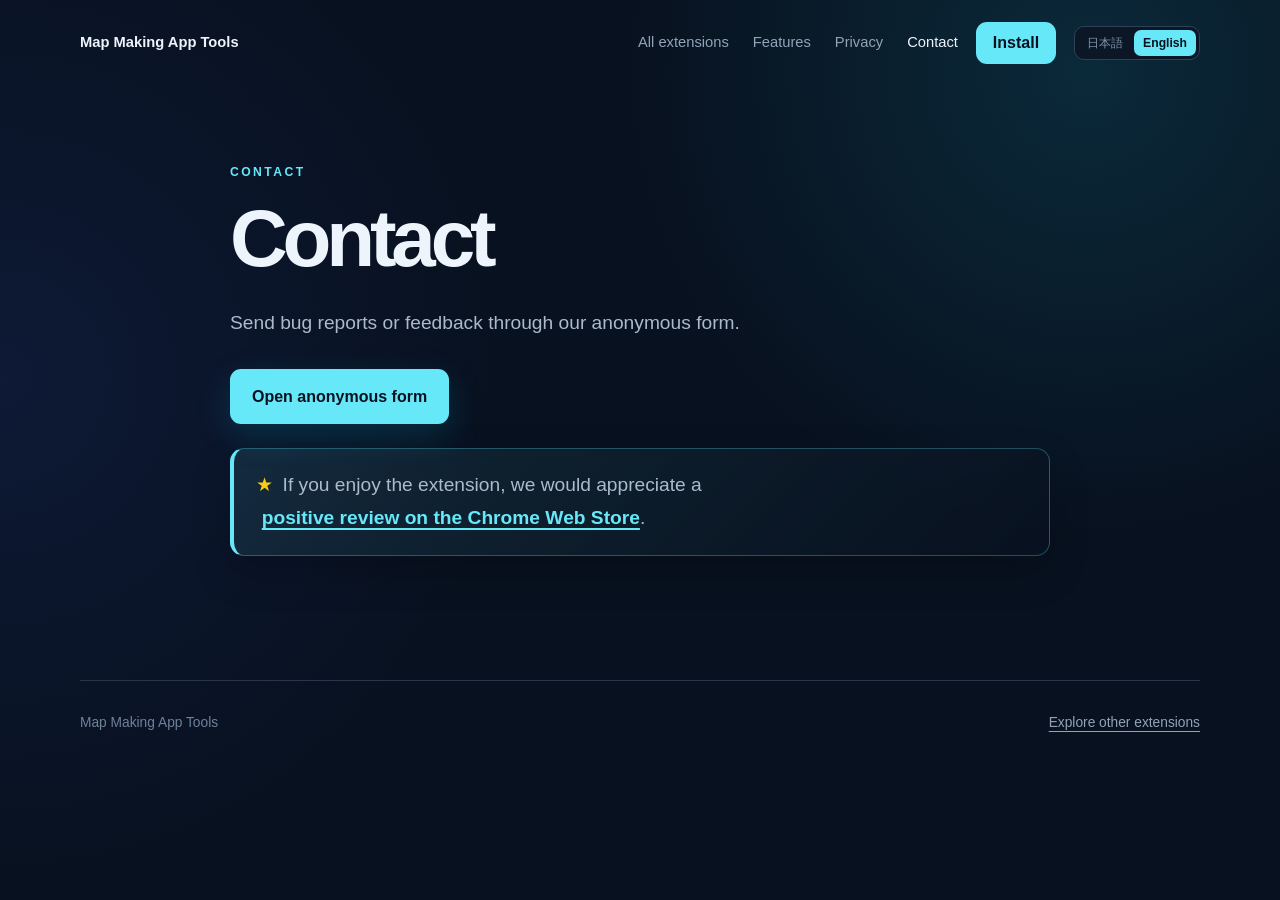
<file: map-making-app-tools/en/contact/index.html>
<!doctype html>
<html lang="en">
  <head>
    <!-- Google Tag Manager -->
    <script>(function(w,d,s,l,i){w[l]=w[l]||[];w[l].push({'gtm.start':
    new Date().getTime(),event:'gtm.js'});var f=d.getElementsByTagName(s)[0],
    j=d.createElement(s),dl=l!='dataLayer'?'&l='+l:'';j.async=true;j.src=
    'https://www.googletagmanager.com/gtm.js?id='+i+dl;f.parentNode.insertBefore(j,f);
    })(window,document,'script','dataLayer','GTM-NR3K4XBC');</script>
    <!-- End Google Tag Manager -->
    <meta charset="UTF-8">
    <meta name="viewport" content="width=device-width, initial-scale=1">
    <meta name="description" content="Contact information for Map Making App Tools">
    <meta name="theme-color" content="#08111f">
    <title>Contact | Map Making App Tools</title>
    <link rel="canonical" href="https://app.geoguessr-waiwai.workers.dev/map-making-app-tools/en/contact/">
    <link rel="alternate" hreflang="ja" href="https://app.geoguessr-waiwai.workers.dev/map-making-app-tools/contact/">
    <link rel="alternate" hreflang="en" href="https://app.geoguessr-waiwai.workers.dev/map-making-app-tools/en/contact/">
    <link rel="alternate" hreflang="x-default" href="https://app.geoguessr-waiwai.workers.dev/map-making-app-tools/contact/">
    <link rel="icon" type="image/png" sizes="32x32" href="/map-making-app-tools/favicon.png">
    <link rel="stylesheet" href="/reset.css">
    <link rel="stylesheet" href="/map-making-app-tools/styles.css">
  </head>
  <body>
    <!-- Google Tag Manager (noscript) -->
    <noscript><iframe src="https://www.googletagmanager.com/ns.html?id=GTM-NR3K4XBC"
    height="0" width="0" style="display:none;visibility:hidden"></iframe></noscript>
    <!-- End Google Tag Manager (noscript) -->
    <header class="site-header">
      <a class="brand" href="/map-making-app-tools/en/"><span>Map Making App Tools</span></a>
      <div class="header-actions">
        <nav aria-label="Main navigation"><a href="/en/">All extensions</a><a href="/map-making-app-tools/en/">Features</a><a href="/map-making-app-tools/en/privacy/">Privacy</a><a aria-current="page" href="/map-making-app-tools/en/contact/">Contact</a></nav>
        <a class="header-install-button" href="https://chromewebstore.google.com/detail/flhepjgbbcielemfkkkfimcfhgfomofj?utm_source=item-share-cb" target="_blank" rel="noopener noreferrer">Install</a>
        <nav class="language-switcher" aria-label="Language selection"><a href="/map-making-app-tools/contact/" lang="ja">日本語</a><a aria-current="page" href="/map-making-app-tools/en/contact/" lang="en">English</a></nav>
      </div>
    </header>
    <main class="contact">
      <p class="eyebrow">CONTACT</p>
      <h1>Contact</h1>
      <p>Send bug reports or feedback through our anonymous form.</p>
      <div class="contact-actions">
        <a class="primary-button" href="https://docs.google.com/forms/d/e/1FAIpQLSelw4Dp4WElQCjpADZJcbeyBis89df2GgzKNkK-dE1WO5WeSQ/viewform?usp=publish-editor" target="_blank" rel="noopener noreferrer">Open anonymous form</a>
      </div>
      <p class="review-callout">If you enjoy the extension, we would appreciate a <a class="contact-link" href="https://chromewebstore.google.com/detail/flhepjgbbcielemfkkkfimcfhgfomofj?utm_source=item-share-cb" target="_blank" rel="noopener noreferrer">positive review on the Chrome Web Store</a>.</p>
    </main>
    <footer><span>Map Making App Tools</span><a href="/en/">Explore other extensions</a></footer>
  </body>
</html>
</file>
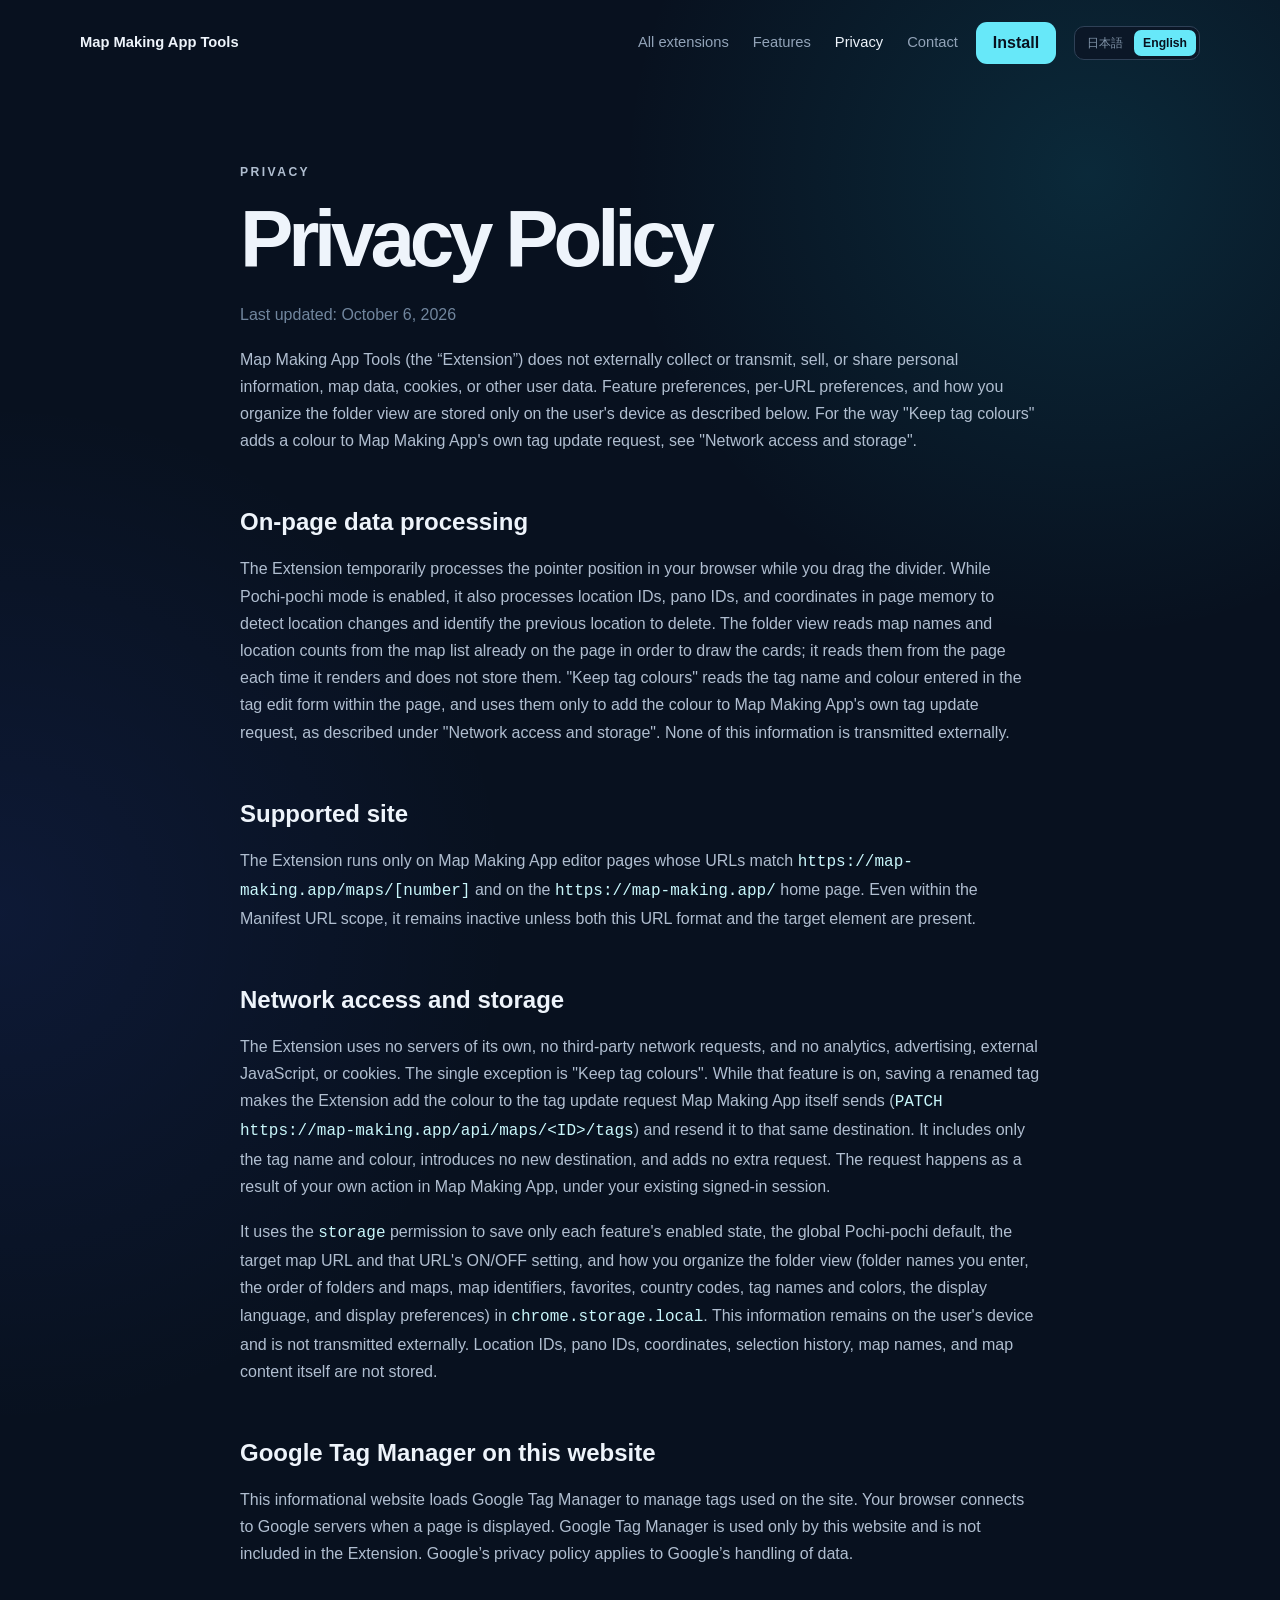
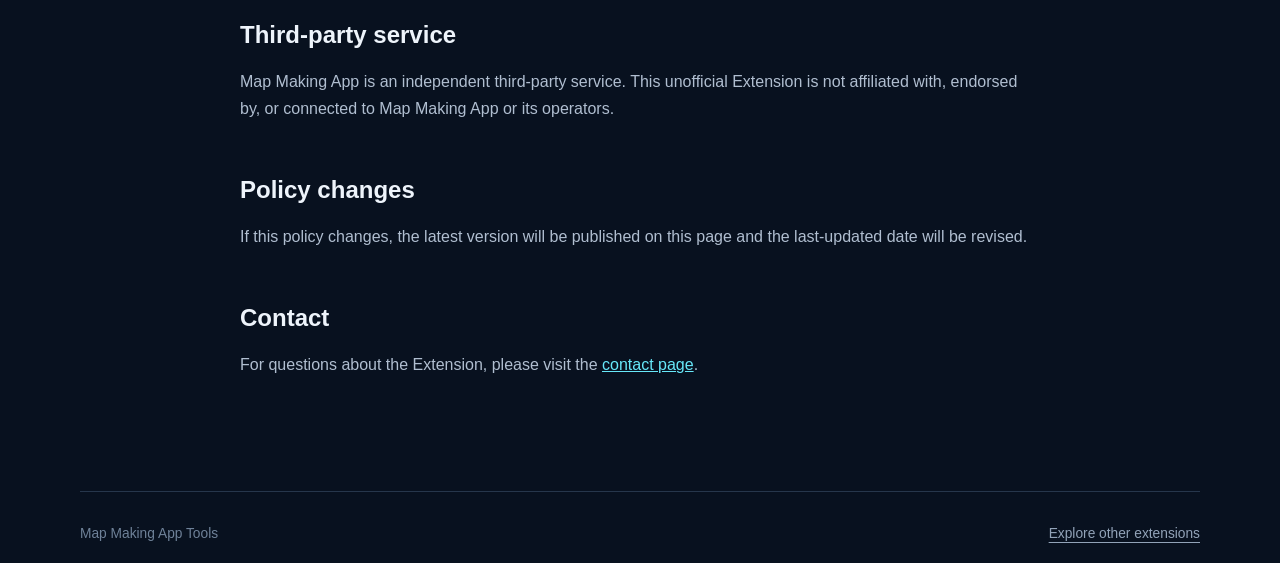
<file: map-making-app-tools/en/privacy/index.html>
<!doctype html>
<html lang="en">
  <head>
    <!-- Google Tag Manager -->
    <script>(function(w,d,s,l,i){w[l]=w[l]||[];w[l].push({'gtm.start':
    new Date().getTime(),event:'gtm.js'});var f=d.getElementsByTagName(s)[0],
    j=d.createElement(s),dl=l!='dataLayer'?'&l='+l:'';j.async=true;j.src=
    'https://www.googletagmanager.com/gtm.js?id='+i+dl;f.parentNode.insertBefore(j,f);
    })(window,document,'script','dataLayer','GTM-NR3K4XBC');</script>
    <!-- End Google Tag Manager -->
    <meta charset="UTF-8">
    <meta name="viewport" content="width=device-width, initial-scale=1">
    <meta name="description" content="Privacy policy for Map Making App Tools">
    <meta name="theme-color" content="#08111f">
    <title>Privacy Policy | Map Making App Tools</title>
    <link rel="canonical" href="https://app.geoguessr-waiwai.workers.dev/map-making-app-tools/en/privacy/">
    <link rel="alternate" hreflang="ja" href="https://app.geoguessr-waiwai.workers.dev/map-making-app-tools/privacy/">
    <link rel="alternate" hreflang="en" href="https://app.geoguessr-waiwai.workers.dev/map-making-app-tools/en/privacy/">
    <link rel="alternate" hreflang="x-default" href="https://app.geoguessr-waiwai.workers.dev/map-making-app-tools/privacy/">
    <link rel="icon" type="image/png" sizes="32x32" href="/map-making-app-tools/favicon.png">
    <link rel="stylesheet" href="/reset.css">
    <link rel="stylesheet" href="/map-making-app-tools/styles.css">
  </head>
  <body>
    <!-- Google Tag Manager (noscript) -->
    <noscript><iframe src="https://www.googletagmanager.com/ns.html?id=GTM-NR3K4XBC"
    height="0" width="0" style="display:none;visibility:hidden"></iframe></noscript>
    <!-- End Google Tag Manager (noscript) -->
    <header class="site-header">
      <a class="brand" href="/map-making-app-tools/en/"><span>Map Making App Tools</span></a>
      <div class="header-actions">
        <nav aria-label="Main navigation"><a href="/en/">All extensions</a><a href="/map-making-app-tools/en/">Features</a><a aria-current="page" href="/map-making-app-tools/en/privacy/">Privacy</a><a href="/map-making-app-tools/en/contact/">Contact</a></nav>
        <a class="header-install-button" href="https://chromewebstore.google.com/detail/flhepjgbbcielemfkkkfimcfhgfomofj?utm_source=item-share-cb" target="_blank" rel="noopener noreferrer">Install</a>
        <nav class="language-switcher" aria-label="Language selection"><a href="/map-making-app-tools/privacy/" lang="ja">日本語</a><a aria-current="page" href="/map-making-app-tools/en/privacy/" lang="en">English</a></nav>
      </div>
    </header>
    <main class="document">
      <p class="eyebrow">PRIVACY</p>
      <h1>Privacy Policy</h1>
      <p class="updated">Last updated: October 6, 2026</p>
      <p>Map Making App Tools (the “Extension”) does not externally collect or transmit, sell, or share personal information, map data, cookies, or other user data. Feature preferences, per-URL preferences, and how you organize the folder view are stored only on the user's device as described below. For the way "Keep tag colours" adds a colour to Map Making App's own tag update request, see "Network access and storage".</p>
      <h2>On-page data processing</h2>
      <p>The Extension temporarily processes the pointer position in your browser while you drag the divider. While Pochi-pochi mode is enabled, it also processes location IDs, pano IDs, and coordinates in page memory to detect location changes and identify the previous location to delete. The folder view reads map names and location counts from the map list already on the page in order to draw the cards; it reads them from the page each time it renders and does not store them. "Keep tag colours" reads the tag name and colour entered in the tag edit form within the page, and uses them only to add the colour to Map Making App's own tag update request, as described under "Network access and storage". None of this information is transmitted externally.</p>
      <h2>Supported site</h2>
      <p>The Extension runs only on Map Making App editor pages whose URLs match <code>https://map-making.app/maps/[number]</code> and on the <code>https://map-making.app/</code> home page. Even within the Manifest URL scope, it remains inactive unless both this URL format and the target element are present.</p>
      <h2>Network access and storage</h2>
      <p>The Extension uses no servers of its own, no third-party network requests, and no analytics, advertising, external JavaScript, or cookies. The single exception is "Keep tag colours". While that feature is on, saving a renamed tag makes the Extension add the colour to the tag update request Map Making App itself sends (<code>PATCH https://map-making.app/api/maps/&lt;ID&gt;/tags</code>) and resend it to that same destination. It includes only the tag name and colour, introduces no new destination, and adds no extra request. The request happens as a result of your own action in Map Making App, under your existing signed-in session.</p>
      <p>It uses the <code>storage</code> permission to save only each feature's enabled state, the global Pochi-pochi default, the target map URL and that URL's ON/OFF setting, and how you organize the folder view (folder names you enter, the order of folders and maps, map identifiers, favorites, country codes, tag names and colors, the display language, and display preferences) in <code>chrome.storage.local</code>. This information remains on the user's device and is not transmitted externally. Location IDs, pano IDs, coordinates, selection history, map names, and map content itself are not stored.</p>
      <h2>Google Tag Manager on this website</h2>
      <p>This informational website loads Google Tag Manager to manage tags used on the site. Your browser connects to Google servers when a page is displayed. Google Tag Manager is used only by this website and is not included in the Extension. Google’s privacy policy applies to Google’s handling of data.</p>
      <h2>Third-party service</h2>
      <p>Map Making App is an independent third-party service. This unofficial Extension is not affiliated with, endorsed by, or connected to Map Making App or its operators.</p>
      <h2>Policy changes</h2>
      <p>If this policy changes, the latest version will be published on this page and the last-updated date will be revised.</p>
      <h2>Contact</h2>
      <p>For questions about the Extension, please visit the <a href="/map-making-app-tools/en/contact/">contact page</a>.</p>
    </main>
    <footer><span>Map Making App Tools</span><a href="/en/">Explore other extensions</a></footer>
  </body>
</html>
</file>
<file: styles.css>
:root {
  color-scheme: dark;
  font-family: Inter, ui-sans-serif, system-ui, -apple-system, BlinkMacSystemFont, "Segoe UI", sans-serif;
  color: #f6f8ff;
  background: #0a1020;
  font-synthesis: none;
}

* {
  box-sizing: border-box;
}

html {
  min-width: 320px;
  background: #0a1020;
}

body {
  min-height: 100vh;
  margin: 0;
  background:
    radial-gradient(circle at 85% 12%, rgba(117, 94, 255, 0.18), transparent 28rem),
    radial-gradient(circle at 8% 45%, rgba(22, 193, 180, 0.12), transparent 24rem),
    #0a1020;
}

a {
  color: inherit;
}

.site-header,
main,
footer {
  width: min(1180px, calc(100% - 40px));
  margin-inline: auto;
}

.site-header {
  display: flex;
  align-items: center;
  justify-content: space-between;
  gap: 24px;
  min-height: 88px;
  border-bottom: 1px solid rgba(255, 255, 255, 0.12);
}

.header-actions {
  display: flex;
  align-items: center;
  gap: 14px;
}

.brand {
  display: inline-flex;
  align-items: center;
  gap: 12px;
  color: #fff;
  font-size: 0.92rem;
  font-weight: 750;
  letter-spacing: 0.04em;
  text-decoration: none;
}

.brand-icon {
  position: relative;
  display: grid;
  width: 48px;
  height: 48px;
  flex: 0 0 48px;
  place-items: center;
}

.brand-icon img {
  display: block;
  grid-area: 1 / 1;
  object-fit: cover;
}

.brand-icon-avatar {
  position: relative;
  z-index: 0;
  width: 44%;
  height: 44%;
  overflow: hidden;
  border-radius: 100%;
}

.brand-icon-frame {
  z-index: 1;
  width: 100%;
  height: 100%;
}

.brand-copy {
  display: flex;
  flex-direction: column;
  gap: 2px;
}

.brand strong {
  font-size: 0.9rem;
  line-height: 1.15;
}

.brand small {
  color: #9da8c2;
  font-size: 0.68rem;
  font-weight: 650;
  letter-spacing: 0.06em;
  line-height: 1.15;
}

.account-links {
  display: flex;
  align-items: center;
  gap: 9px;
}

.account-link {
  display: grid;
  width: 42px;
  height: 42px;
  place-items: center;
  border: 1px solid rgba(255, 255, 255, 0.16);
  border-radius: 12px;
  color: #c3cbe1;
  background: rgba(255, 255, 255, 0.04);
  transition: border-color 160ms ease, color 160ms ease, background-color 160ms ease;
}

.account-link:hover,
.account-link:focus-visible {
  border-color: rgba(255, 255, 255, 0.42);
  color: #fff;
  background: rgba(255, 255, 255, 0.09);
}

.account-link:focus-visible {
  outline: 3px solid #8f9fff;
  outline-offset: 3px;
}

.account-link svg,
.account-link img {
  width: 20px;
  height: 20px;
}

.account-link svg {
  fill: currentColor;
}

.account-link:first-child img {
  width: 18px;
  height: 22px;
}

.account-link .discord-icon {
  width: 22px;
  height: auto;
}

.language-switcher {
  display: flex;
  gap: 2px;
  padding: 3px;
  border: 1px solid rgba(255, 255, 255, 0.16);
  border-radius: 10px;
  background: rgba(255, 255, 255, 0.04);
}

.language-switcher a {
  padding: 5px 9px;
  border-radius: 7px;
  color: #9da8c2;
  font-size: 0.76rem;
  font-weight: 750;
  line-height: 1.35;
  text-decoration: none;
  white-space: nowrap;
}

.language-switcher a:hover { color: #fff; }
.language-switcher a[aria-current="page"] { color: #0a1020; background: #8f9fff; }
.language-switcher a[aria-current="page"]:hover { color: #0a1020; }

.product-context {
  margin: 0;
  color: #8e9ab8;
  font-size: 0.73rem;
  font-weight: 750;
  letter-spacing: 0.16em;
  text-transform: uppercase;
}

h1,
h2,
h3,
p {
  margin-top: 0;
}

.extensions {
  padding: clamp(64px, 8vw, 104px) 0 110px;
}

.extension-grid {
  display: grid;
  grid-template-columns: repeat(2, minmax(0, 1fr));
  gap: 20px;
}

.extension-card {
  position: relative;
  display: flex;
  min-height: 510px;
  flex-direction: column;
  overflow: hidden;
  padding: clamp(18px, 2.5vw, 28px);
  border: 1px solid rgba(255, 255, 255, 0.14);
  border-radius: 28px;
  background: rgba(16, 24, 45, 0.88);
  box-shadow: 0 24px 70px rgba(0, 0, 0, 0.2);
  color: inherit;
  text-decoration: none;
  transition: border-color 160ms ease, transform 160ms ease, box-shadow 160ms ease;
}

.extension-card:hover,
.extension-card:focus-visible {
  border-color: rgba(255, 255, 255, 0.34);
  color: inherit;
  box-shadow: 0 30px 80px rgba(0, 0, 0, 0.28);
  transform: translateY(-3px);
}

.extension-card:focus-visible {
  outline: 3px solid #8f9fff;
  outline-offset: 4px;
}

.extension-card::after {
  position: absolute;
  right: -110px;
  bottom: -130px;
  width: 330px;
  height: 330px;
  border-radius: 50%;
  background: rgba(112, 93, 255, 0.2);
  content: "";
  filter: blur(1px);
  pointer-events: none;
}

.map-tools-card::after {
  background: rgba(15, 194, 166, 0.16);
}

.card-demo {
  position: relative;
  z-index: 1;
  display: block;
  width: 100%;
  aspect-ratio: 16 / 10;
  border: 1px solid rgba(255, 255, 255, 0.12);
  border-radius: 18px;
  background: #050914;
  object-fit: cover;
}

.card-copy {
  position: relative;
  z-index: 1;
  margin-top: auto;
  padding: 42px 12px 0;
}

.product-context {
  margin-bottom: 13px;
}

.card-copy h3 {
  margin-bottom: 22px;
  font-size: clamp(2rem, 4vw, 3.4rem);
  line-height: 1.02;
  letter-spacing: -0.055em;
}

.card-copy > p:last-child {
  max-width: 470px;
  margin-bottom: 0;
  color: #b5bed4;
  line-height: 1.75;
}

.card-link {
  position: relative;
  z-index: 1;
  display: flex;
  align-items: center;
  justify-content: space-between;
  margin: 34px 12px 0;
  padding-top: 22px;
  border-top: 1px solid rgba(255, 255, 255, 0.13);
  font-weight: 720;
  text-decoration: none;
}

.card-link span {
  transition: transform 160ms ease;
}

.card-link:hover span,
.card-link:focus-visible span {
  transform: translateX(5px);
}

footer {
  display: flex;
  align-items: start;
  justify-content: space-between;
  gap: 36px;
  padding: 35px 0 46px;
  border-top: 1px solid rgba(255, 255, 255, 0.12);
  color: #8994b0;
  font-size: 0.82rem;
  line-height: 1.7;
}

footer p {
  max-width: 680px;
  margin: 0;
}

@media (max-width: 760px) {
  .site-header,
  main,
  footer {
    width: min(100% - 28px, 1180px);
  }

  .extension-grid {
    grid-template-columns: 1fr;
  }

  .site-header {
    align-items: flex-start;
    flex-direction: column;
    padding-block: 18px;
  }

  .header-actions {
    width: 100%;
    flex-wrap: wrap;
    justify-content: space-between;
  }

  .extension-card {
    min-height: 440px;
  }

  footer {
    flex-direction: column;
  }
}

@media (prefers-reduced-motion: reduce) {
  *,
  *::before,
  *::after {
    scroll-behavior: auto !important;
    transition-duration: 0.01ms !important;
  }
}
</file>
<file: geoguessr-ctrl-enter/styles.css>
:root {
  color-scheme: dark;
  font-family: -apple-system, BlinkMacSystemFont, "Segoe UI", sans-serif;
  color: #eff9ff;
  background: #031536;
  line-height: 1.75;
}

* { box-sizing: border-box; }

html { scroll-behavior: smooth; }

body {
  margin: 0;
  min-height: 100vh;
  background:
    radial-gradient(circle at 80% 0%, rgba(17, 211, 220, .16), transparent 32rem),
    linear-gradient(155deg, #061c48 0%, #031536 48%, #07102b 100%);
}

a { color: #61e2e7; }
a:hover { color: #a1f6f8; }

.site-header,
main,
footer {
  width: min(1120px, calc(100% - 40px));
  margin-inline: auto;
}
footer a { color: #a8c3dc; text-underline-offset: 4px; }
footer a:hover { color: #61e2e7; }

.site-header {
  display: flex;
  align-items: center;
  justify-content: space-between;
  gap: 24px;
  padding-block: 24px;
}

.brand {
  display: inline-flex;
  align-items: center;
  color: #fff;
  font-size: .92rem;
  font-weight: 800;
  line-height: 1.3;
  white-space: nowrap;
  text-decoration: none;
}

.header-actions {
  display: flex;
  align-items: center;
  gap: 18px;
}

nav { display: flex; flex-wrap: wrap; gap: 8px 24px; }
nav a { color: #a8c3dc; text-decoration: none; }
nav a[aria-current="page"] { color: #61e2e7; }

.language-switcher {
  flex-wrap: nowrap;
  gap: 2px;
  padding: 3px;
  border: 1px solid rgba(143, 174, 201, .28);
  border-radius: 10px;
  background: rgba(6, 27, 66, .72);
}

.language-switcher a {
  padding: 5px 9px;
  border-radius: 7px;
  color: #8faec9;
  font-size: .76rem;
  font-weight: 800;
  line-height: 1.35;
  white-space: nowrap;
}

.language-switcher a[aria-current="page"] { color: #031536; background: #61e2e7; }
.language-switcher a:hover { color: #fff; }
.language-switcher a[aria-current="page"]:hover { color: #031536; }

.header-install-button:focus-visible {
  outline: 3px solid #fff;
  outline-offset: 3px;
}

.header-install-button {
  display: inline-flex;
  min-height: 40px;
  flex: 0 0 auto;
  align-items: center;
  padding-inline: 17px;
  border-radius: 10px;
  color: #031536;
  background: #61e2e7;
  font-weight: 800;
  text-decoration: none;
  transition: background-color .15s ease, transform .15s ease;
}

.header-install-button:hover {
  color: #031536;
  background: #a1f6f8;
  transform: translateY(-1px);
}

main { padding-block: 70px 100px; }
section + section { margin-top: 96px; }

.hero {
  display: grid;
  grid-template-columns: minmax(0, 1fr);
  align-items: end;
  gap: 48px;
  min-height: 440px;
}
.hero-copy { max-width: 850px; }
.eyebrow { margin: 0 0 12px; color: #61e2e7; font-size: .82rem; font-weight: 800; letter-spacing: .18em; }
h1 { margin: 0; font-size: clamp(2.5rem, 5vw, 4.2rem); line-height: 1.1; letter-spacing: -.04em; }
h2 { margin: 0 0 18px; font-size: clamp(1.7rem, 4vw, 2.5rem); font-weight: 800; line-height: 1.25; }
h3 { margin-top: 0; line-height: 1.4; }
.lead { max-width: 760px; margin: 30px 0 0; color: #b4cbdf; font-size: clamp(1.05rem, 2vw, 1.25rem); }

.hero-actions {
  display: flex;
  flex-wrap: wrap;
  align-items: center;
  gap: 20px;
  margin-top: 34px;
}

.primary-button {
  display: inline-flex;
  min-height: 42px;
  align-items: center;
  justify-content: center;
  gap: 18px;
  padding: 14px 22px;
  border-radius: 11px;
  color: #031536;
  background: #61e2e7;
  box-shadow: 0 12px 34px rgba(34, 213, 220, .18);
  font-weight: 800;
  text-decoration: none;
  transition: transform .15s ease, background-color .15s ease;
}

.primary-button:hover {
  color: #031536;
  background: #a1f6f8;
  transform: translateY(-1px);
}

.primary-button:focus-visible {
  outline: 3px solid #fff;
  outline-offset: 3px;
}

.privacy-note { color: #8faec9; font-size: .9rem; }

.shortcuts {
  display: flex;
  flex-wrap: wrap;
  align-items: center;
  justify-content: center;
  gap: 12px;
  width: 100%;
  margin-bottom: 32px;
  padding: 22px;
  border: 1px solid rgba(143, 174, 201, .24);
  border-radius: 18px;
  color: #8faec9;
  background: rgba(6, 27, 66, .72);
  box-shadow: 0 24px 60px rgba(0, 0, 0, .2);
}

.key {
  display: inline-flex;
  min-height: 48px;
  align-items: center;
  padding: 5px 16px;
  border: 1px solid #41d8df;
  border-radius: 10px;
  color: #fff;
  background: #0b2b5a;
  box-shadow: inset 0 -3px 0 rgba(0, 0, 0, .3);
  font-weight: 700;
}

.or { margin-inline: 10px; }

.section-heading {
  display: flex;
  align-items: end;
  justify-content: space-between;
  gap: 40px;
  margin-bottom: 32px;
}

.section-heading > p {
  max-width: 390px;
  margin: 0;
  color: #b4cbdf;
}

.demo-intro {
  max-width: 720px;
  margin: 18px 0 0;
  color: #b4cbdf;
  line-height: 1.8;
}

.comparison-grid {
  display: grid;
  grid-template-columns: repeat(2, minmax(0, 1fr));
  gap: 20px;
}

.comparison-card {
  overflow: hidden;
  border: 1px solid rgba(143, 174, 201, .24);
  border-radius: 20px;
  background: rgba(6, 27, 66, .82);
  box-shadow: 0 20px 55px rgba(0, 0, 0, .18);
}

.comparison-heading { padding: 22px 24px 20px; }
.comparison-heading h3 { margin: 10px 0 0; font-size: 1.15rem; }

.comparison-badge {
  display: inline-flex;
  padding: 3px 10px;
  border-radius: 999px;
  color: #d0e0ed;
  background: rgba(143, 174, 201, .14);
  font-size: .75rem;
  font-weight: 800;
  letter-spacing: .04em;
}

.comparison-card-after {
  border-color: rgba(97, 226, 231, .52);
  box-shadow: 0 20px 55px rgba(34, 213, 220, .12);
}

.comparison-card-after .comparison-badge {
  color: #031536;
  background: #61e2e7;
}

.comparison-card video {
  display: block;
  width: 100%;
  aspect-ratio: 830 / 784;
  border-top: 1px solid rgba(143, 174, 201, .18);
  background: #010713;
  object-fit: contain;
}

.fast-move-intro {
  max-width: 760px;
  margin: 0 0 28px;
  color: #b4cbdf;
}

.fast-move-grid {
  display: grid;
  grid-template-columns: repeat(2, minmax(0, 1fr));
  gap: 20px;
}

.fast-move-card {
  padding: 26px;
  border: 1px solid rgba(97, 226, 231, .38);
  border-radius: 20px;
  background: rgba(6, 27, 66, .82);
  box-shadow: 0 20px 55px rgba(0, 0, 0, .18);
}

.fast-move-card h3 {
  display: flex;
  align-items: center;
  gap: 12px;
  margin-bottom: 16px;
}

.fast-move-card .key { min-height: 42px; }
.fast-move-card p { margin: 0; color: #b4cbdf; }

.usage ol { padding-left: 1.5em; }
.usage li + li { margin-top: 12px; }
.note, .updated { color: #8faec9; }

.document { max-width: 800px; }
.document h1, .contact h1 { font-size: clamp(2.4rem, 6vw, 4.5rem); }
.document h2 { margin-top: 2.2em; font-size: 1.5rem; }
.document code { overflow-wrap: anywhere; }

.contact { max-width: 760px; min-height: 65vh; }
.contact p { color: #b4cbdf; font-size: 1.2rem; }
.contact-link { font-weight: 800; white-space: nowrap; }
.contact .review-callout {
  margin-top: 48px;
  padding: 20px 22px;
  border: 1px solid rgb(97 226 231 / 28%);
  border-left: 4px solid #61e2e7;
  border-radius: 14px;
  background: linear-gradient(135deg, rgb(97 226 231 / 10%), rgb(3 21 54 / 75%));
  box-shadow: 0 16px 40px rgb(0 0 0 / 18%);
  font-size: 1.05rem;
}
.review-callout::before { margin-right: .5em; color: #facc15; content: "★"; }
.review-callout .contact-link { color: #61e2e7; text-decoration-thickness: 2px; text-underline-offset: 4px; }
.button {
  display: inline-block;
  margin-top: 20px;
  padding: 13px 22px;
  border-radius: 12px;
  color: #031536;
  background: #61e2e7;
  font-weight: 800;
  text-decoration: none;
}
.button:hover { color: #031536; background: #a1f6f8; }

footer {
  display: flex;
  justify-content: space-between;
  gap: 24px;
  padding-block: 28px;
  border-top: 1px solid rgba(143, 174, 201, .2);
  color: #7898b5;
  font-size: .9rem;
}

@media (max-width: 720px) {
  .site-header, footer { align-items: flex-start; flex-direction: column; }
  .header-actions { flex-wrap: wrap; gap: 14px; }
  .header-actions > nav:not(.language-switcher) { order: 3; flex-basis: 100%; }
  main { padding-block: 48px 72px; }
  .hero { grid-template-columns: 1fr; min-height: auto; }
  .shortcuts { width: 100%; }
  .section-heading { align-items: flex-start; flex-direction: column; }
  .comparison-grid,
  .fast-move-grid { grid-template-columns: 1fr; }
  .or { flex-basis: 100%; margin: 0; }
}

@media (prefers-reduced-motion: reduce) {
  html { scroll-behavior: auto; }
  *, *::before, *::after { transition-duration: .01ms !important; }
}
</file>
<file: map-making-app-tools/styles.css>
:root {
  color-scheme: dark;
  font-family: Inter, ui-sans-serif, -apple-system, BlinkMacSystemFont, "Segoe UI", "Hiragino Kaku Gothic ProN", "Yu Gothic", Meiryo, sans-serif;
  font-size: 100%;
  color: #eef4fb;
  background: #08111f;
  line-height: 1.7;
  font-synthesis: none;
}

html { background: #08111f; scroll-behavior: smooth; }

body {
  min-height: 100vh;
  min-height: 100dvh;
  overflow-x: hidden;
  background:
    radial-gradient(circle at 85% 8%, rgb(24 168 196 / 16%), transparent 29rem),
    radial-gradient(circle at 0 42%, rgb(63 99 255 / 10%), transparent 32rem),
    #08111f;
  -moz-osx-font-smoothing: grayscale;
  -webkit-font-smoothing: antialiased;
  overflow-wrap: break-word;
}

a { color: #67e8f9; }
a:hover { color: #a5f3fc; }

:where(a, button):focus-visible {
  outline: 3px solid #67e8f9;
  outline-offset: 3px;
}

.site-header,
main,
footer {
  width: min(1120px, calc(100% - 40px));
  margin-inline: auto;
}

.site-header {
  display: flex;
  align-items: center;
  justify-content: space-between;
  gap: 28px;
  padding-block: 22px;
}

.brand {
  display: inline-flex;
  align-items: center;
  color: #eef4fb;
  font-size: .92rem;
  font-weight: 800;
  line-height: 1.3;
  white-space: nowrap;
  text-decoration: none;
}

.header-actions,
nav {
  display: flex;
  align-items: center;
}

.header-actions { gap: 18px; }
nav { flex-wrap: wrap; gap: 8px 24px; }
nav a { color: #92a3b8; font-size: .92rem; text-decoration: none; }
nav a[aria-current="page"] { color: #eef4fb; }

.language-switcher {
  flex-wrap: nowrap;
  gap: 2px;
  padding: 3px;
  border: 1px solid #2f4157;
  border-radius: 10px;
  background: #0b1727;
}

.language-switcher a {
  padding: 5px 9px;
  border-radius: 7px;
  color: #8295aa;
  font-size: .76rem;
  font-weight: 700;
  line-height: 1.35;
  white-space: nowrap;
}

.language-switcher a[aria-current="page"] {
  color: #08111f;
  background: #67e8f9;
}

.language-switcher a:hover { color: #eef4fb; }
.language-switcher a[aria-current="page"]:hover { color: #08111f; }

.header-install-button,
.primary-button,
.secondary-button {
  display: inline-flex;
  min-height: 42px;
  align-items: center;
  justify-content: center;
  border-radius: 11px;
  font-weight: 800;
  text-decoration: none;
}

.header-install-button { padding-inline: 17px; color: #08111f; background: #67e8f9; }
.header-install-button:hover { color: #08111f; background: #a5f3fc; }

main { padding-block: 76px 112px; }
section + section { margin-top: 120px; }

.hero {
  display: grid;
  grid-template-columns: minmax(0, 1fr);
  align-items: end;
  min-height: 480px;
}

.hero-copy { max-width: 850px; }
.eyebrow { margin: 0 0 12px; color: #67e8f9; font-size: .76rem; font-weight: 900; letter-spacing: .2em; }
h1, h3 { font-weight: 800; }
h1 { margin: 0; font-size: clamp(3rem, 7vw, 5.7rem); line-height: 1.1; letter-spacing: -.065em; }
h1 span { color: #67e8f9; }
h2 { margin: 0 0 18px; font-size: clamp(1.7rem, 4vw, 2.5rem); font-weight: 800; line-height: 1.25; }
h3 { margin: 0; line-height: 1.35; }
.lead { max-width: 760px; margin: 30px 0 0; color: #a9b8ca; font-size: clamp(1.05rem, 2vw, 1.28rem); }

.hero-actions { display: flex; flex-wrap: wrap; align-items: center; gap: 20px; margin-top: 34px; }
.primary-button { gap: 18px; padding: 14px 22px; color: #08111f; background: #67e8f9; box-shadow: 0 12px 34px rgb(6 182 212 / 18%); }
.primary-button:hover { color: #08111f; background: #a5f3fc; transform: translateY(-1px); }
.secondary-button { padding: 13px 22px; border: 1px solid #33445a; color: #eef4fb; }
.secondary-button:hover { border-color: #67e8f9; color: #67e8f9; }
.privacy-note { color: #8193a8; font-size: .9rem; }

.section-heading { display: flex; align-items: end; justify-content: space-between; gap: 40px; margin-bottom: 32px; }
.section-heading > p { max-width: 390px; margin: 0; color: #92a3b8; }

.demo-video-frame,
.demo-image-frame {
  overflow: hidden;
  border: 1px solid #2a3b51;
  border-radius: 20px;
  background: #252521;
  box-shadow: 0 34px 90px rgb(0 0 0 / 30%);
}

.demo-video-frame video {
  display: block;
  width: 100%;
  aspect-ratio: 1280 / 708;
  background: #252521;
  object-fit: contain;
}

.demo-image-frame img {
  display: block;
  width: 100%;
  height: auto;
  background: #252521;
}

.demo-feature-list {
  display: grid;
  gap: 72px;
}

.demo-feature-heading {
  display: grid;
  grid-template-columns: auto minmax(0, 1fr);
  gap: 6px 14px;
  align-items: center;
  margin-bottom: 18px;
}

.demo-feature-heading > span {
  grid-row: 1 / 3;
  align-self: stretch;
  display: inline-flex;
  align-items: center;
  padding: 10px 15px;
  border-radius: 12px;
  color: #08111f;
  background: #67e8f9;
  font-size: 1.05rem;
  font-weight: 900;
}

.demo-feature-heading h3 {
  font-size: 1.35rem;
}

.demo-feature-heading p {
  margin: 0;
  color: #92a3b8;
}

.document code { overflow-wrap: anywhere; color: #c9f7fb; font-family: ui-monospace, SFMono-Regular, Menlo, monospace; }

.usage ol { padding-left: 1.5em; }
.usage li + li { margin-top: 12px; }
.settings-preview {
  max-width: 600px;
  margin: 24px auto 28px;
}
.settings-preview img {
  display: block;
  width: 100%;
  height: auto;
  border: 1px solid #2a3b51;
  border-radius: 18px;
  box-shadow: 0 24px 64px rgb(0 0 0 / 24%);
}
.chrome-url-copy {
  display: flex;
  width: min(100%, 390px);
  min-height: 46px;
  align-items: center;
  gap: 10px;
  margin-top: 10px;
  padding: 6px 7px 6px 15px;
  border: 1px solid #3a4d64;
  border-radius: 12px;
  color: #d9e7f5;
  background: #15253a;
  box-shadow: inset 0 1px 0 rgb(255 255 255 / 5%);
}
.chrome-url-copy code {
  min-width: 0;
  flex: 1;
  overflow: hidden;
  font: 600 .9rem ui-monospace, SFMono-Regular, Menlo, monospace;
  text-overflow: ellipsis;
  white-space: nowrap;
}
.chrome-url-copy button {
  display: inline-flex;
  width: 34px;
  height: 34px;
  flex: 0 0 auto;
  align-items: center;
  justify-content: center;
  border: 0;
  border-radius: 8px;
  color: #b8c9da;
  background: #263a52;
  cursor: pointer;
}
.chrome-url-copy button:hover { color: #08111f; background: #67e8f9; }
.chrome-url-copy button:focus-visible { outline: 2px solid #67e8f9; outline-offset: 2px; }
.chrome-url-copy button.is-copied { color: #08111f; background: #86efac; }
.copy-feedback {
  position: absolute;
  width: 1px;
  height: 1px;
  overflow: hidden;
  clip: rect(0, 0, 0, 0);
  white-space: nowrap;
}
.button {
  display: inline-block;
  margin-top: 20px;
  padding: 13px 22px;
  border-radius: 11px;
  color: #08111f;
  background: #67e8f9;
  font-weight: 800;
  text-decoration: none;
}
.button:hover { color: #08111f; background: #a5f3fc; }

.document { max-width: 800px; }
.document h1, .contact h1 { font-size: clamp(2.8rem, 7vw, 5rem); }
.document > p { margin-top: 18px; color: #b0bed0; }
.document > .eyebrow { margin-top: 0; }
.document h2 { margin-top: 2.2em; font-size: 1.5rem; }
.updated { color: #71869e !important; }
.contact { max-width: 820px; min-height: 66vh; }
.contact > p:not(.eyebrow) { margin-top: 24px; color: #acbbcb; font-size: 1.2rem; }
.contact-link { margin-left: .3em; font-weight: 800; white-space: nowrap; }
.contact-actions { display: flex; flex-wrap: wrap; gap: 14px; margin-top: 30px; }
.contact > .review-callout {
  margin-top: 48px;
  padding: 20px 22px;
  border: 1px solid rgb(103 232 249 / 28%);
  border-left: 4px solid #67e8f9;
  border-radius: 14px;
  background: linear-gradient(135deg, rgb(103 232 249 / 10%), rgb(8 17 31 / 75%));
  box-shadow: 0 16px 40px rgb(0 0 0 / 18%);
  font-size: 1.05rem;
}
.review-callout::before { margin-right: .5em; color: #facc15; content: "★"; }
.review-callout .contact-link { color: #67e8f9; text-decoration-thickness: 2px; text-underline-offset: 4px; }

footer { display: flex; justify-content: space-between; gap: 24px; padding-block: 30px; border-top: 1px solid #26364b; color: #6f8299; font-size: .86rem; }
footer a { color: #92a3b8; text-underline-offset: 4px; }
footer a:hover { color: #67e8f9; }

@media (max-width: 820px) {
  .site-header { align-items: flex-start; }
  .header-actions { flex-wrap: wrap; justify-content: flex-end; }
  .header-actions > nav:not(.language-switcher) { order: 3; flex-basis: 100%; justify-content: flex-end; }
  .hero { min-height: auto; }
  .section-heading { align-items: flex-start; flex-direction: column; }
}

@media (max-width: 600px) {
  .site-header, footer { align-items: flex-start; flex-direction: column; }
  .header-actions, .header-actions > nav:not(.language-switcher) { justify-content: flex-start; }
  main { padding-block: 50px 78px; }
  section + section { margin-top: 88px; }
  h1 { font-size: clamp(2.7rem, 14vw, 4.2rem); }
  footer { gap: 8px; }
}

@media (prefers-reduced-motion: reduce) {
  html { scroll-behavior: auto; }
  *, *::before, *::after { transition-duration: .01ms !important; }
}
</file>
